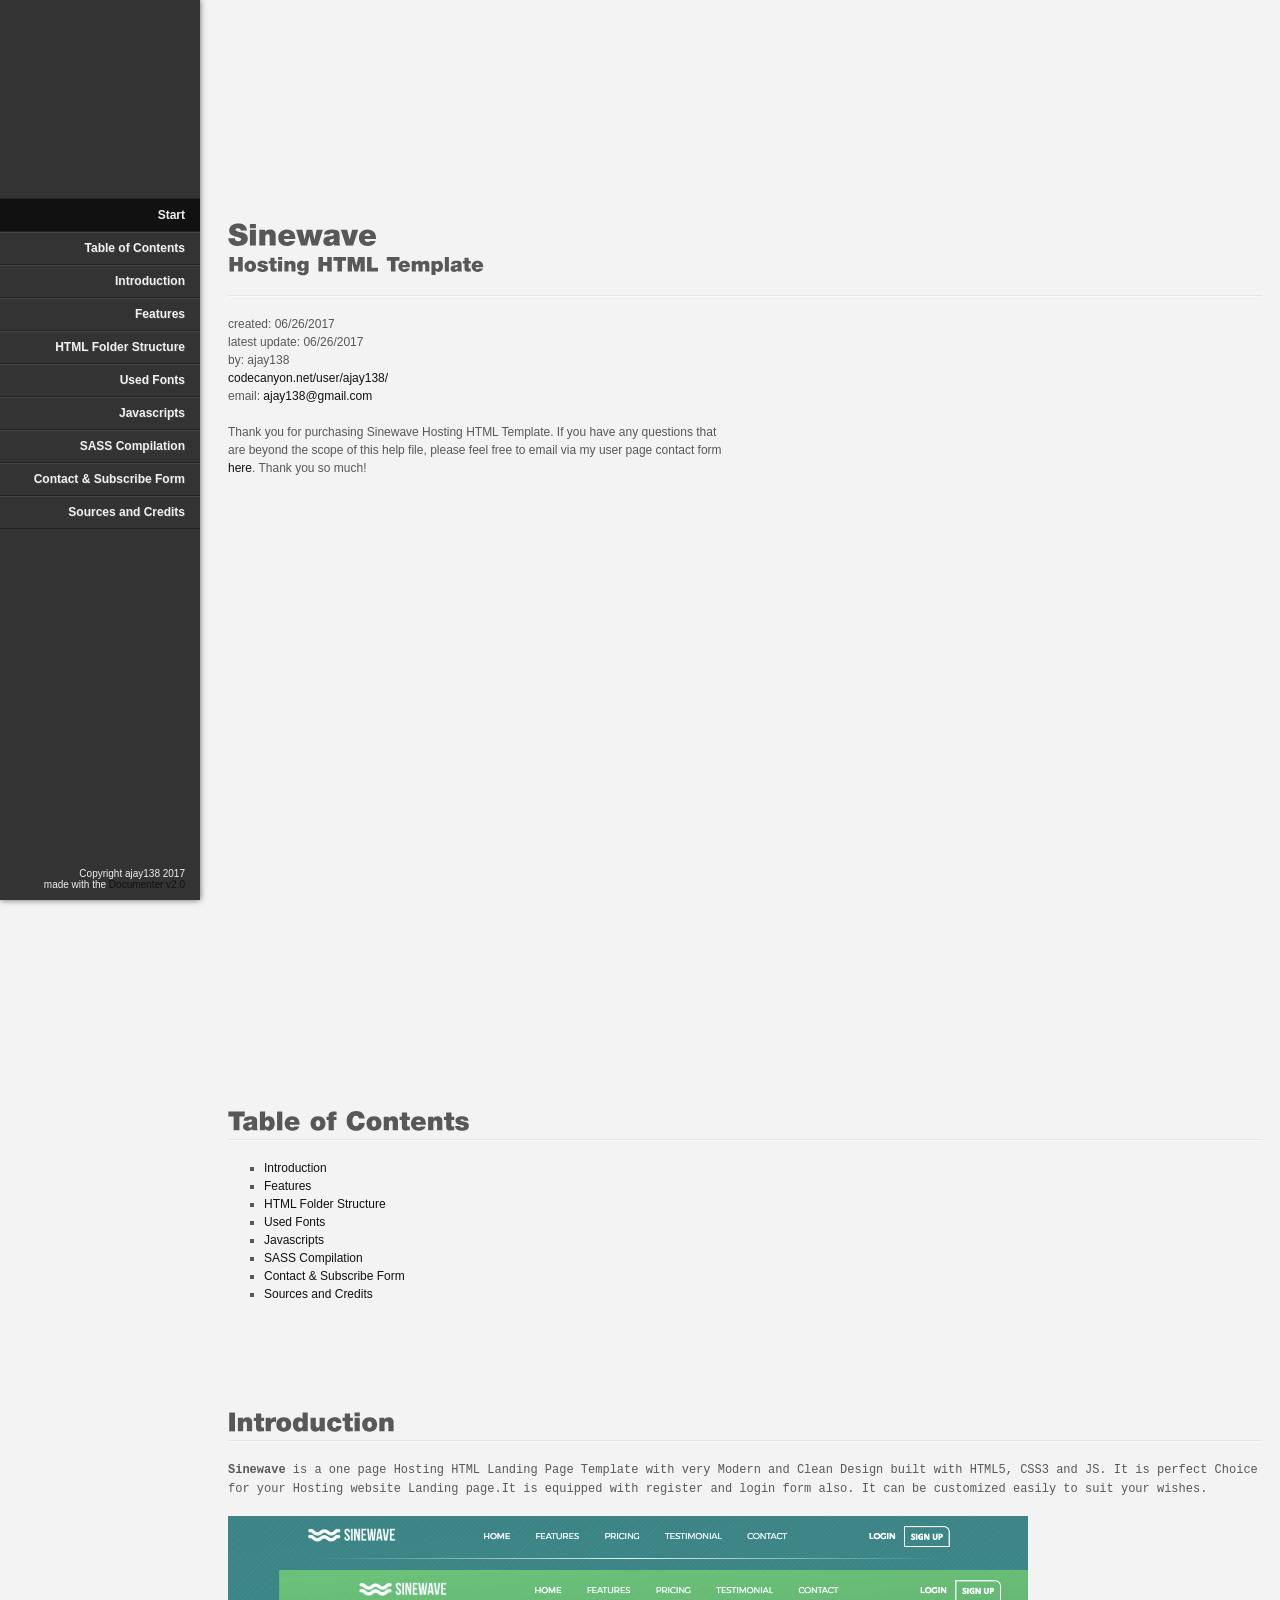
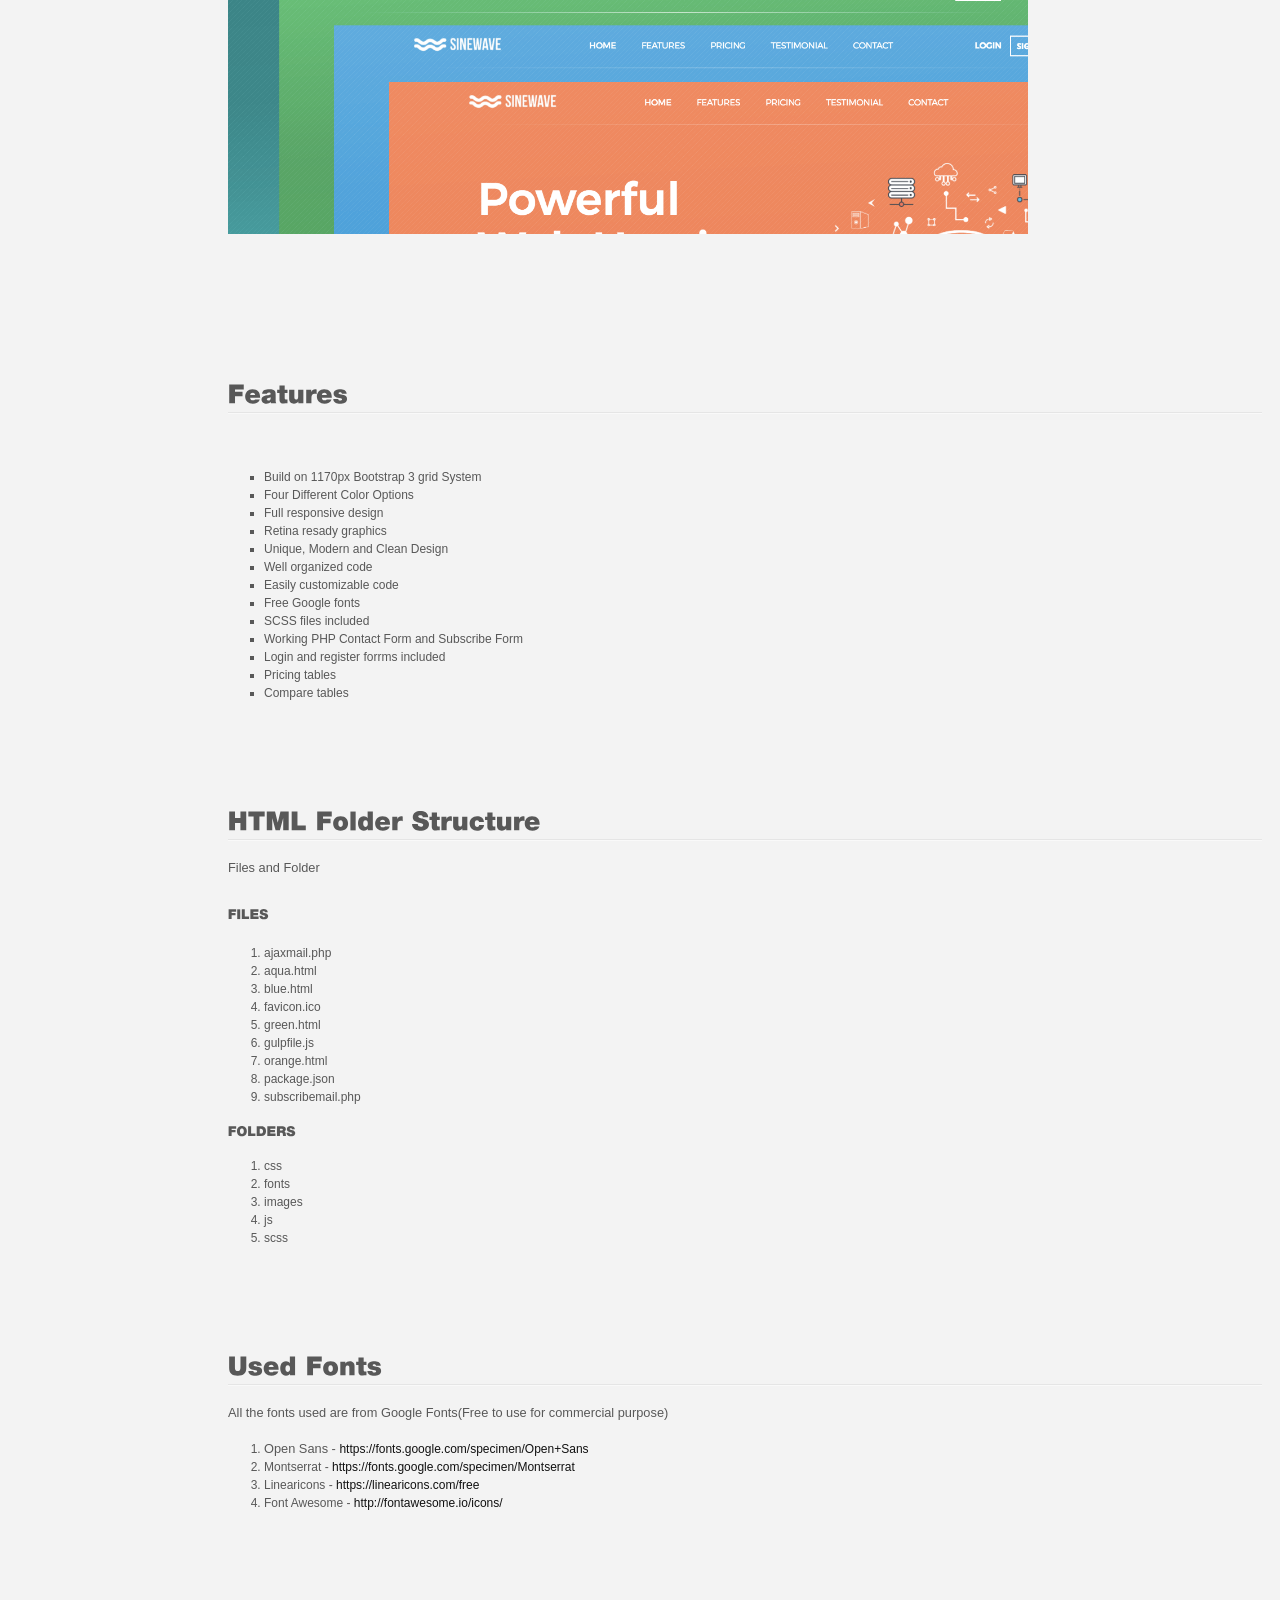
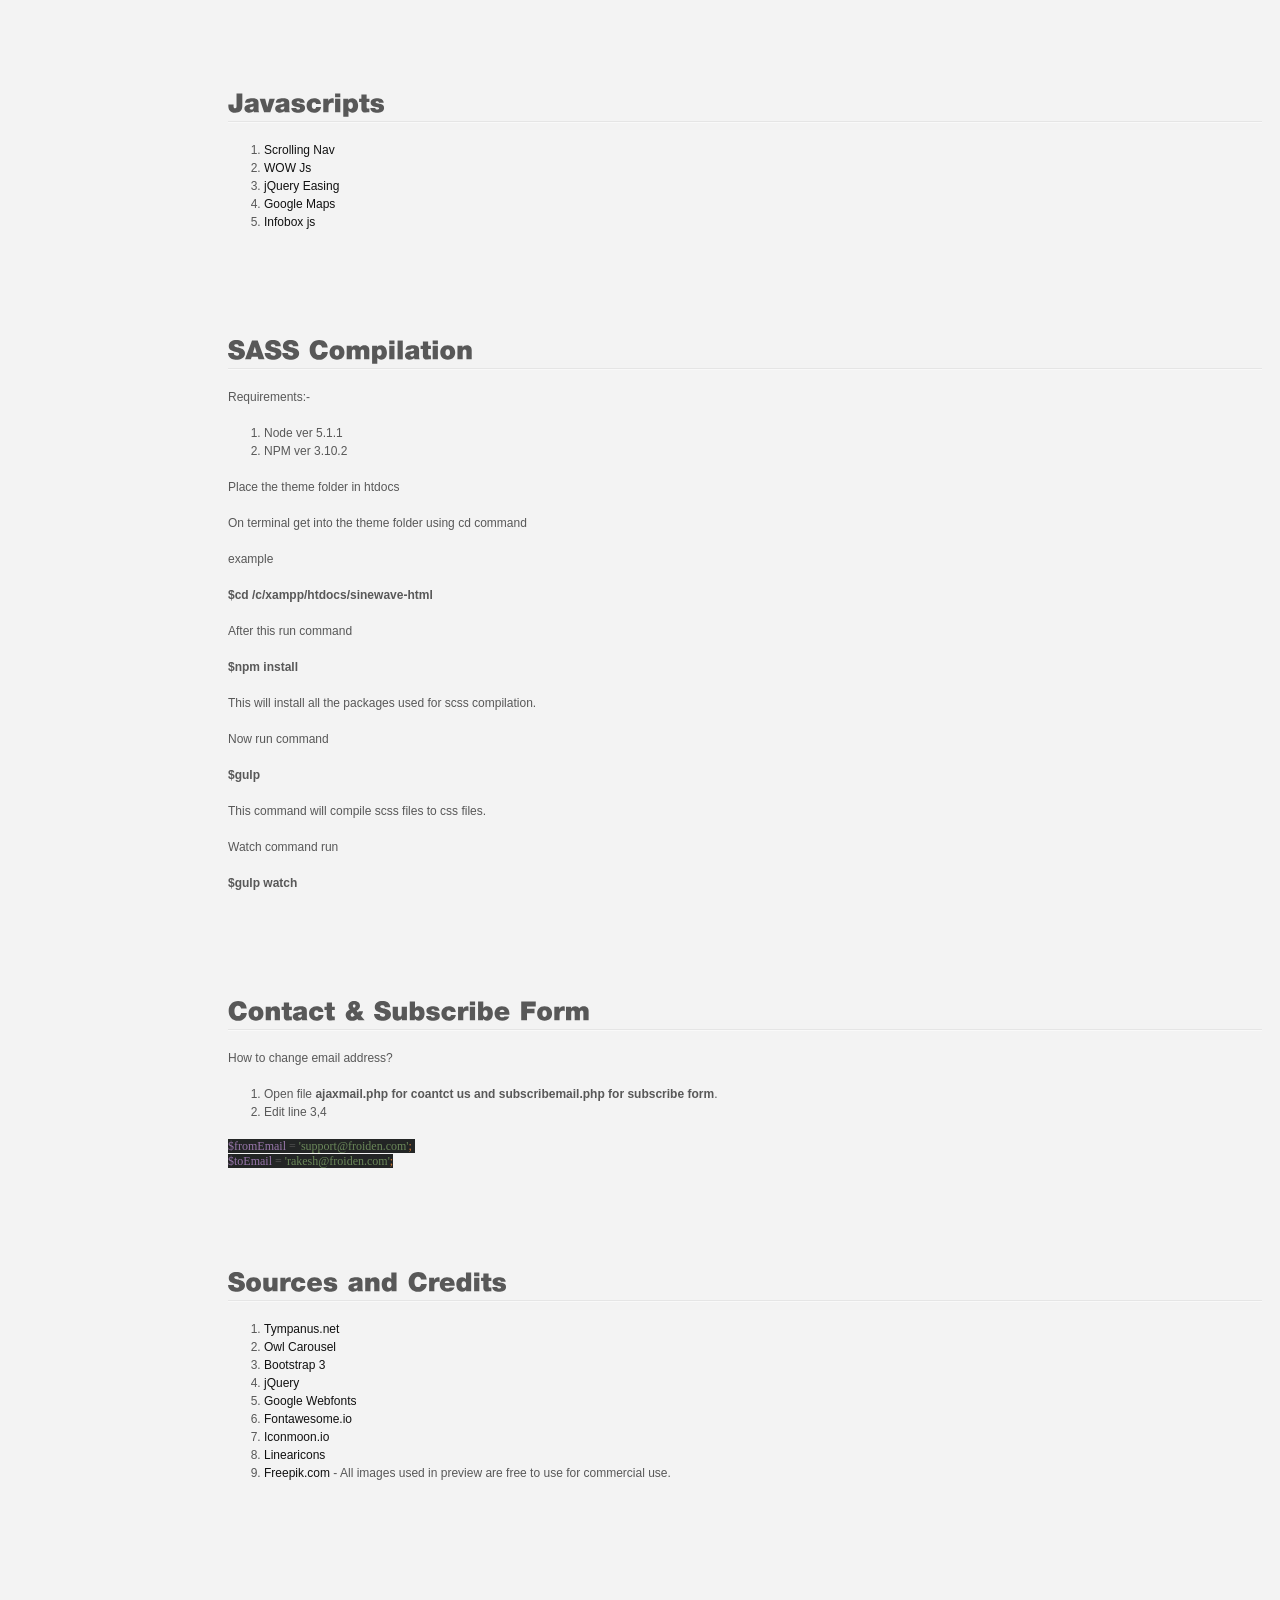
<file: documentation/index.html>
<!doctype html>  
<!--[if IE 6 ]><html lang="en-us" class="ie6"> <![endif]-->
<!--[if IE 7 ]><html lang="en-us" class="ie7"> <![endif]-->
<!--[if IE 8 ]><html lang="en-us" class="ie8"> <![endif]-->
<!--[if (gt IE 7)|!(IE)]><!-->
<html lang="en-us"><!--<![endif]-->
<head>
	<meta charset="utf-8">
	
	<title>Sinewave - Hosting HTML Template</title>
	
	<meta name="description" content="">
	<meta name="author" content="ajay138">
	<meta name="copyright" content="ajay138">
	<meta name="generator" content="Documenter v2.0 http://rxa.li/documenter">
	<meta name="date" content="2017-06-26T00:00:00+02:00">
	
	<link rel="stylesheet" href="assets/css/documenter_style.css" media="all">
	
	<link rel="stylesheet" href="assets/css/custom.css" media="screen">

	
	<script src="assets/js/jquery.js"></script>
	<script src="assets/js/cufon.js"></script><script src="assets/js/font.js"></script><script>Cufon.replace("h1, h2, h3, h4, h5, h6");</script>
	<script src="assets/js/jquery.scrollTo.js"></script>
	<script src="assets/js/jquery.easing.js"></script>
	
	<script>document.createElement('section');var duration='450',easing='easeOutExpo';</script>
	<script src="assets/js/script.js"></script>
	
	<style>
		html{background-color:#F3F3F3;color:#585858;}
		::-moz-selection{background:#111111;color:#F1F1F1;}
		::selection{background:#111111;color:#F1F1F1;}
		#documenter_sidebar #documenter_logo{background-image:url(http://froid.works/themeforest/sinewave/resource/images/sinewave-logo.svg);}
		a{color:#111111;}
		.btn {
			border-radius:3px;
		}
		.btn-primary {
			  background-image: -moz-linear-gradient(top, #585858, #3B3B3B);
			  background-image: -ms-linear-gradient(top, #585858, #3B3B3B);
			  background-image: -webkit-gradient(linear, 0 0, 0 585858%, from(#333333), to(#3B3B3B));
			  background-image: -webkit-linear-gradient(top, #585858, #3B3B3B);
			  background-image: -o-linear-gradient(top, #585858, #3B3B3B);
			  background-image: linear-gradient(top, #585858, #3B3B3B);
			  filter: progid:DXImageTransform.Microsoft.gradient(startColorstr='#585858', endColorstr='#3B3B3B', GradientType=0);
			  border-color: #3B3B3B #3B3B3B #bfbfbf;
			  color:#F9F9F9;
		}
		.btn-primary:hover,
		.btn-primary:active,
		.btn-primary.active,
		.btn-primary.disabled,
		.btn-primary[disabled] {
		  border-color: #585858 #585858 #bfbfbf;
		  background-color: #3B3B3B;
		}
		hr{border-top:1px solid #E5E5E5;border-bottom:1px solid #F9F9F9;}
		#documenter_sidebar, #documenter_sidebar ul a{background-color:#333333;color:#F1F1F1;http://static.revaxarts-themes.com/noise.gif}
		#documenter_sidebar ul a{-webkit-text-shadow:1px 1px 0px #444444;-moz-text-shadow:1px 1px 0px #444444;text-shadow:1px 1px 0px #444444;}
		#documenter_sidebar ul{border-top:1px solid #222222;}
		#documenter_sidebar ul a{border-top:1px solid #444444;border-bottom:1px solid #222222;color:#F1F1F1;}
		#documenter_sidebar ul a:hover{background:#111111;color:#F1F1F1;border-top:1px solid #111111;}
		#documenter_sidebar ul a.current{background:#111111;color:#F1F1F1;border-top:1px solid #111111;}
		#documenter_copyright{display:block !important;visibility:visible !important;}
	</style>
	
</head>
<body class="documenter-project-sinewave">
	<div id="documenter_sidebar">
		<a href="#documenter_cover" id="documenter_logo"></a>
		<ul id="documenter_nav">
			<li><a class="current" href="#documenter_cover">Start</a></li>
				
			<li><a href="#table_of_contents" title="Table of Contents">Table of Contents</a></li>
			<li><a href="#introduction" title="Introduction">Introduction</a></li>
			<li><a href="#features" title="Features">Features</a></li>
			<li><a href="#html_folder_structure" title="HTML Folder Structure">HTML Folder Structure</a></li>
			<li><a href="#used_fonts" title="Used Fonts">Used Fonts</a></li>
			<li><a href="#javascripts" title="Javascripts">Javascripts</a></li>
			<li><a href="#sass_compilation" title="SASS Compilation">SASS Compilation</a></li>
			<li><a href="#contact_subscribe_form" title="Contact & Subscribe Form">Contact & Subscribe Form</a></li>
			<li><a href="#sources_and_credits" title="Sources and Credits">Sources and Credits</a></li>

		</ul>
		<div id="documenter_copyright">Copyright ajay138 2017<br>
		made with the <a href="http://rxa.li/documenter">Documenter v2.0</a> 
		</div>
	</div>
	<div id="documenter_content">
	<section id="documenter_cover">
	<h1>Sinewave</h1>
	<h2>Hosting HTML Template</h2>
	<div id="documenter_buttons">
		
	</div>
	<hr>
	<ul>
	<li>created: 06/26/2017</li>
	<li>latest update: 06/26/2017</li>
	<li>by: ajay138</li>
	<li><a href="http://codecanyon.net/user/ajay138/">codecanyon.net/user/ajay138/</a></li>
	<li>email: <a href="mailto:&#97;&#106;&#97;&#121;&#49;&#51;&#56;&#64;&#103;&#109;&#97;&#105;&#108;&#46;&#99;&#111;&#109;">&#97;&#106;&#97;&#121;&#49;&#51;&#56;&#64;&#103;&#109;&#97;&#105;&#108;&#46;&#99;&#111;&#109;</a></li>
	</ul>
	<p>Thank you for purchasing Sinewave Hosting HTML Template. If you have any questions that are beyond the scope of this help file, please feel free to email via my user page contact form <a href="http://codecanyon.net/user/ajay138/">here</a>. Thank you so much!</p>
	</section>
	
	<section id="table_of_contents">
	<div class="page-header"><h3>Table of Contents</h3><hr class="notop"></div>
<ul>
	<li>
		<a href="#intro">Introduction</a></li>
	<li>
		<a href="#">Features</a></li>
	<li>
		<a href="#htmlfolder">HTML Folder Structure</a></li>
	<li>
		<a href="#fonts">Used Fonts</a></li>
	<li>
		<a href="#javascript">Javascripts</a></li>
	<li>
		<a href="#">SASS Compilation</a></li>
	<li>
		<a href="#">Contact &amp; Subscribe Form</a></li>
	<li>
		<a href="#">Sources and Credits</a></li>
</ul>
</section>
<section id="introduction">
	<div class="page-header"><h3>Introduction</h3><hr class="notop"></div>
<p>
	<span style="font-family: Consolas, &quot;Lucida Console&quot;, &quot;Courier New&quot;, monospace; white-space: pre-wrap;"><strong>Sinewave</strong> is a one page Hosting HTML Landing Page Template with very Modern and Clean Design built with HTML5, CSS3 </span><span style="font-family: Consolas, &quot;Lucida Console&quot;, &quot;Courier New&quot;, monospace; white-space: pre-wrap;">and </span><span style="font-family: Consolas, &quot;Lucida Console&quot;, &quot;Courier New&quot;, monospace; white-space: pre-wrap;">JS. It is perfect Choice for your Hosting website Landing page.It is equipped with register and login form also. It can be customized easily to suit your wishes.</span></p>
<p>
	<img alt="" src="assets/images/image_1.png" style="height: 318px; width: 800px;"></p>
<p>
	&nbsp;</p>
</section>
<section id="features">
	<div class="page-header"><h3>Features</h3><hr class="notop"></div>
<p>
	&nbsp;</p>
<ul>
	<li>
		Build on 1170px Bootstrap 3 grid System</li>
	<li>
		Four Different Color Options</li>
	<li>
		Full responsive design</li>
	<li>
		Retina resady graphics</li>
	<li>
		Unique, Modern and Clean Design</li>
	<li>
		Well organized code</li>
	<li>
		Easily customizable code</li>
	<li>
		Free Google fonts</li>
	<li>
		SCSS files included</li>
	<li>
		Working PHP Contact Form and Subscribe Form</li>
	<li>
		Login and register forrms included</li>
	<li>
		Pricing tables</li>
	<li>
		Compare tables</li>
</ul>
</section>
<section id="html_folder_structure">
	<div class="page-header"><h3>HTML Folder Structure</h3><hr class="notop"></div>
<p>
	<span style="font-family: &quot;Helvetica Neue&quot;, Arial, Helvetica, sans-serif; font-size: 12.8px;">Files and Folder</span></p>
<h3>
	<strong><span style="font-family: &quot;Helvetica Neue&quot;, Arial, Helvetica, sans-serif; font-size: 12.8px;">FILES</span></strong></h3>
<ol>
	<li>
		ajaxmail.php</li>
	<li>
		aqua.html</li>
	<li>
		blue.html</li>
	<li>
		favicon.ico</li>
	<li>
		green.html</li>
	<li>
		gulpfile.js</li>
	<li>
		orange.html</li>
	<li>
		package.json</li>
	<li>
		subscribemail.php</li>
</ol>
<h3 style="margin: 0px; padding: 0px; border: 0px; font-weight: inherit; font-style: inherit; font-size: 12.8px; font-family: inherit; vertical-align: baseline;">
	<strong>FOLDERS</strong></h3>
<ol>
	<li>
		css</li>
	<li>
		fonts</li>
	<li>
		images</li>
	<li>
		js</li>
	<li>
		scss</li>
</ol>
</section>
<section id="used_fonts">
	<div class="page-header"><h3>Used Fonts</h3><hr class="notop"></div>
<p>
	<font face="Helvetica Neue, Arial, Helvetica, sans-serif"><span style="font-size: 12.8px;">All the fonts used are from Google Fonts(Free to use for commercial purpose)</span></font></p>
<ol>
	<li>
		<font face="Helvetica Neue, Arial, Helvetica, sans-serif"><span style="font-size: 12.8px;">Open Sans -&nbsp;</span></font><a href="https://fonts.google.com/specimen/Open+Sans">https://fonts.google.com/specimen/Open+Sans</a></li>
	<li>
		Montserrat -&nbsp;<a href="https://fonts.google.com/specimen/Montserrat">https://fonts.google.com/specimen/Montserrat</a></li>
	<li>
		Linearicons -&nbsp;<a href="https://linearicons.com/free">https://linearicons.com/free</a></li>
	<li>
		Font Awesome -&nbsp;<a href="http://fontawesome.io/icons/">http://fontawesome.io/icons/</a></li>
</ol>
<p>
	&nbsp;</p>
<p>
	&nbsp;</p>
</section>
<section id="javascripts">
	<div class="page-header"><h3>Javascripts</h3><hr class="notop"></div>
<ol>
	<li>
		<a href="https://startbootstrap.com/template-overviews/scrolling-nav/">Scrolling Nav</a></li>
	<li>
		<a href="http://mynameismatthieu.com/WOW/docs.html">WOW Js</a></li>
	<li>
		<a href="http://gsgd.co.uk/sandbox/jquery/easing/">jQuery Easing</a></li>
	<li>
		<a href="http://maps.google.com">Google Maps</a></li>
	<li>
		<a href="https://github.com/googlemaps/v3-utility-library/tree/master/infobox/src">Infobox js</a></li>
</ol>
</section>
<section id="sass_compilation">
	<div class="page-header"><h3>SASS Compilation</h3><hr class="notop"></div>
<p>
	Requirements:-</p>
<ol>
	<li>
		Node ver 5.1.1</li>
	<li>
		NPM ver 3.10.2</li>
</ol>
<p>
	Place the theme folder in htdocs</p>
<p>
	On terminal get into the theme folder using cd command</p>
<p>
	example</p>
<p>
	<strong>$cd /c/xampp/htdocs/sinewave-html</strong></p>
<p>
	After this run command</p>
<p>
	<strong>$npm install</strong></p>
<p>
	This will install all the packages used for scss compilation.</p>
<p>
	Now run command</p>
<p>
	<strong>$gulp</strong></p>
<p>
	This command will compile scss files to css files.</p>
<p>
	Watch command run</p>
<p>
	<strong>$gulp watch</strong></p>
</section>
<section id="contact_subscribe_form">
	<div class="page-header"><h3>Contact & Subscribe Form</h3><hr class="notop"></div>
<p>
	How to change email address?</p>
<ol>
	<li>
		Open file <b>ajaxmail.php for coantct us and subscribemail.php for subscribe form</b>.</li>
	<li>
		Edit line 3,4</li>
</ol>
<pre style="background-color:#2b2b2b;color:#a9b7c6;font-family:'Courier New';font-size:9.0pt;">
</pre>
<pre style="font-family: Menlo; font-size: 9pt;">
<span style="color:#9876aa;background-color:#232525;">$fromEmail </span><span style="background-color:#232525;">= </span><span style="color:#6a8759;background-color:#232525;">&#39;&#115;&#117;&#112;&#112;&#111;&#114;&#116;&#64;&#102;&#114;&#111;&#105;&#100;&#101;&#110;&#46;&#99;&#111;&#109;&#39;</span><span style="color:#cc7832;background-color:#232525;">; 
</span><span style="color:#9876aa;background-color:#232525;">$toEmail </span><span style="background-color:#232525;">= </span><span style="color:#6a8759;background-color:#232525;">&#39;&#114;&#97;&#107;&#101;&#115;&#104;&#64;&#102;&#114;&#111;&#105;&#100;&#101;&#110;&#46;&#99;&#111;&#109;&#39;</span><span style="color:#cc7832;background-color:#232525;">;</span></pre>
</section>
<section id="sources_and_credits">
	<div class="page-header"><h3>Sources and Credits</h3><hr class="notop"></div>
<ol>
	<li>
		<a href="https://tympanus.net/Development/TextInputEffects/">Tympanus.net</a></li>
	<li>
		<a href="https://owlcarousel2.github.io/OwlCarousel2/">Owl Carousel</a></li>
	<li>
		<a href="https://getbootstrap.com/">Bootstrap 3</a></li>
	<li>
		<a href="http://jquery.com/">jQuery</a></li>
	<li>
		<a href="http://fonts.google.com/">Google Webfonts</a></li>
	<li>
		<a href="http://fontawesome.io">Fontawesome.io</a></li>
	<li>
		<a href="http://iconmoon.io">Iconmoon.io</a></li>
	<li>
		<a href="https://linearicons.com/free">Linearicons</a></li>
	<li>
		<a href="http://www.freepik.com">Freepik.com</a>&nbsp;- All images used in preview are free to use for commercial use.</li>
</ol>
</section>

	</div>
</body>
</html>
</file>
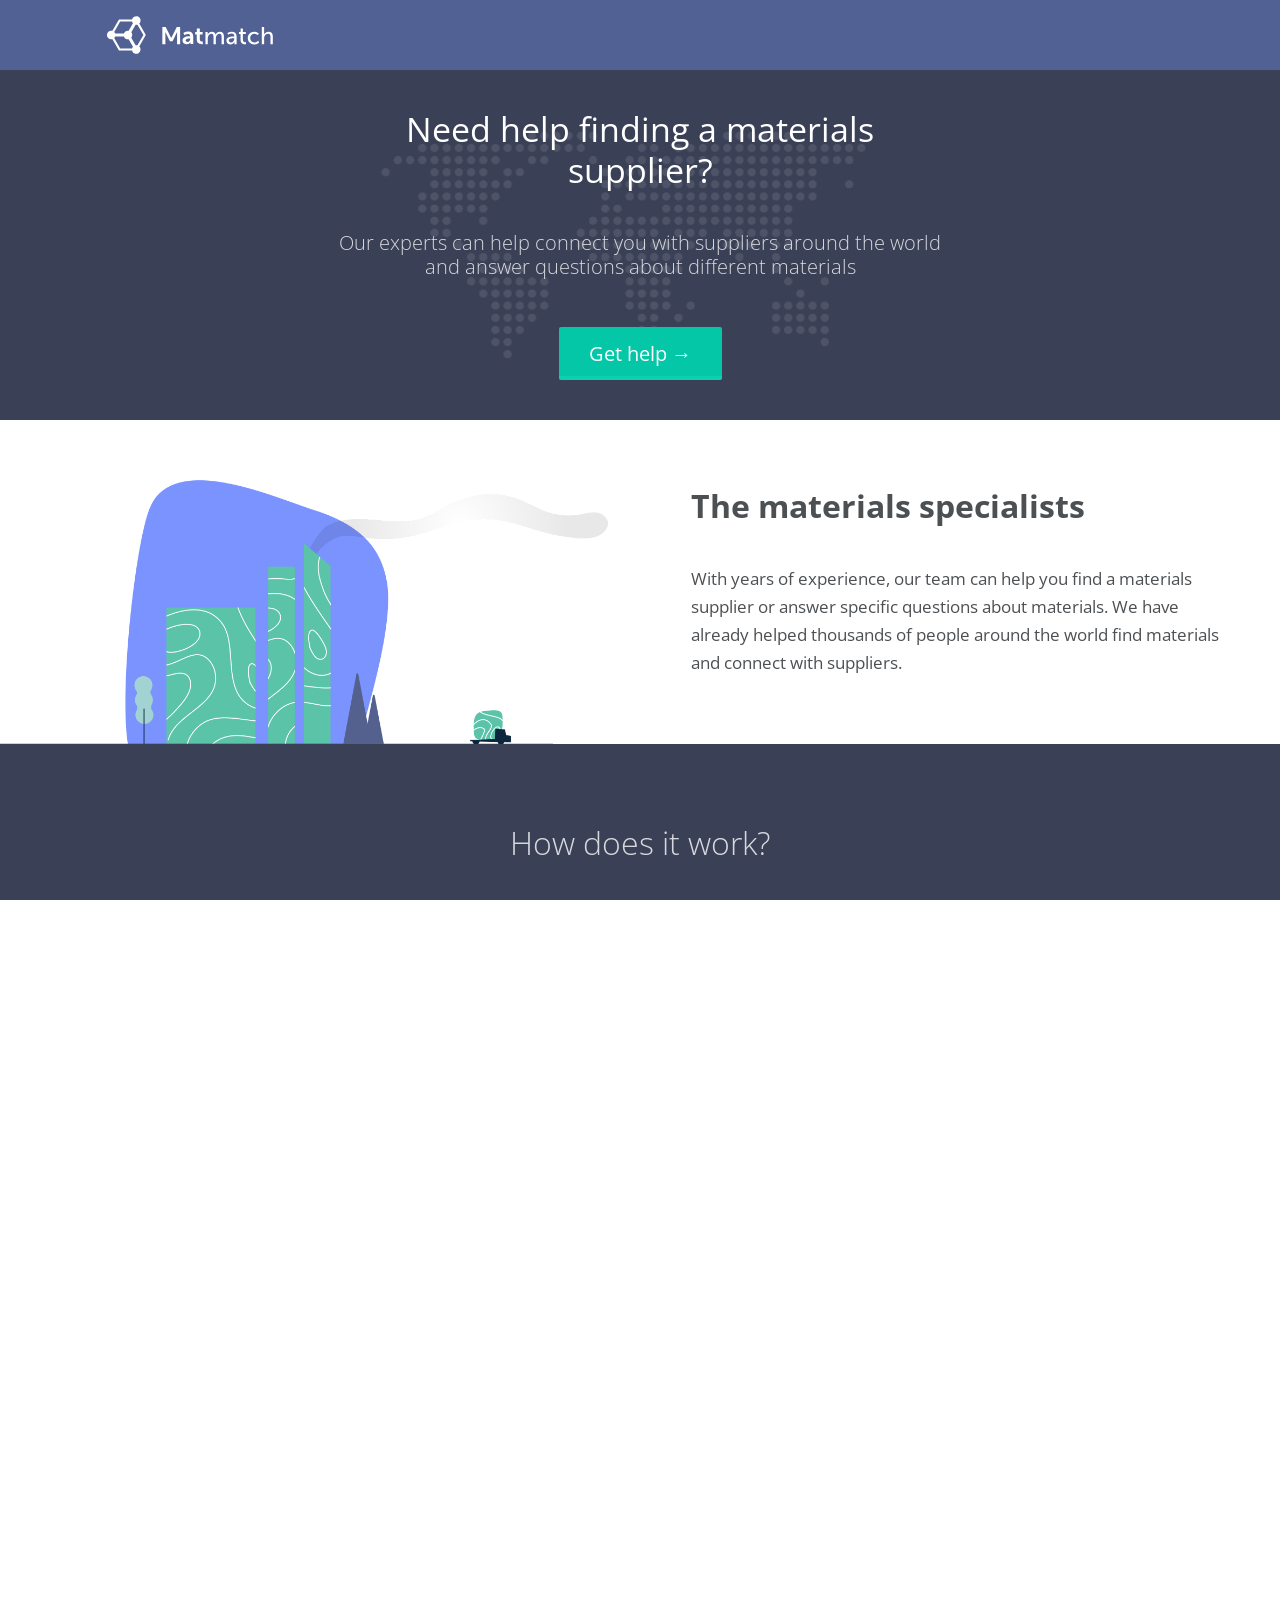
<file: paidv2/index.html>
<!DOCTYPE html>
<html lang="en">

<head>

    <meta charset="utf-8">

    <title>Get Help Finding a Materials Supplier - Matmatch</title>
    <meta name="description" content="">
    <link href="https://fonts.googleapis.com/css?family=Open+Sans:300,400,700" rel="stylesheet">
    <meta name="viewport" content="width=device-width, initial-scale=1, maximum-scale=1">
    <link rel="shortcut icon" href="img/favicon.png" type="image/x-icon">
    <style>
        body {
            opacity: 0;
            overflow-x: hidden;
        }

        html {
            background-color: #fff;
        }
    </style>
    <link rel="stylesheet" href="https://cdnjs.cloudflare.com/ajax/libs/OwlCarousel2/2.3.4/assets/owl.carousel.min.css">
    <link rel="stylesheet" href="https://cdnjs.cloudflare.com/ajax/libs/OwlCarousel2/2.3.4/assets/owl.theme.default.min.css">
    <script src="https://code.jquery.com/jquery-3.3.1.slim.min.js" integrity="sha256-3edrmyuQ0w65f8gfBsqowzjJe2iM6n0nKciPUp8y+7E=" crossorigin="anonymous"></script>
    <link href="https://stackpath.bootstrapcdn.com/bootstrap/4.2.1/css/bootstrap.min.css" rel="stylesheet" integrity="sha384-GJzZqFGwb1QTTN6wy59ffF1BuGJpLSa9DkKMp0DgiMDm4iYMj70gZWKYbI706tWS" crossorigin="anonymous">
    <script src="https://stackpath.bootstrapcdn.com/bootstrap/4.2.1/js/bootstrap.min.js" integrity="sha384-B0UglyR+jN6CkvvICOB2joaf5I4l3gm9GU6Hc1og6Ls7i6U/mkkaduKaBhlAXv9k" crossorigin="anonymous"></script>
    <link href="https://maxcdn.bootstrapcdn.com/font-awesome/4.7.0/css/font-awesome.min.css" rel="stylesheet">
    <link rel="stylesheet" href="css/main.min.css">
    <script src="js/scripts.min.js"></script>
    <script src="https://cdnjs.cloudflare.com/ajax/libs/OwlCarousel2/2.3.4/owl.carousel.min.js"></script>
    <script src="libs/selectize/dist/js/standalone/selectize.min.js"></script>
    <script src="js/common.js"></script>

    <meta property="og:image" content="https://matmatch.com/blog/lpassets2/img/supplier.png" />
    <meta property="og:type" content="website" />
    <meta property="og:title" content="Get Help Finding a Materials Supplier  - Matmatch" />
    <meta property="og:description" content="With years of experience, our team can help you find a materials supplier or answer specific questions about materials. We have already helped thousands of people around the world find materials and connect with suppliers." />

    <!-- Global site tag (gtag.js) - Google Analytics -->
    <script async src="https://www.googletagmanager.com/gtag/js?id=UA-85033665-5"></script>
    <script>
        window.dataLayer = window.dataLayer || [];

        function gtag() {
            dataLayer.push(arguments);
        }
        gtag('js', new Date());
        gtag('config', 'UA-85033665-5');
    </script>

    <!-- Google Tag Manager -->
    <script>
        (function(w, d, s, l, i) {
            w[l] = w[l] || [];
            w[l].push({
                'gtm.start': new Date().getTime(),
                event: 'gtm.js'
            });
            var f = d.getElementsByTagName(s)[0],
                j = d.createElement(s),
                dl = l != 'dataLayer' ? '&l=' + l : '';
            j.async = true;
            j.src =
                'https://www.googletagmanager.com/gtm.js?id=' + i + dl;
            f.parentNode.insertBefore(j, f);
        })(window, document, 'script', 'dataLayer', 'GTM-PV6RPFJ');
    </script>
    <!-- End Google Tag Manager -->

    <!-- Google Tag Manager (noscript) -->
    <noscript>
        <iframe src="https://www.googletagmanager.com/ns.html?id=GTM-PV6RPFJ" height="0" width="0" style="display:none;visibility:hidden"></iframe>
    </noscript>
    <!-- End Google Tag Manager (noscript) -->

    <!-- Hotjar Tracking Code for https://matmatch.com/ -->
    <script>
        (function(h, o, t, j, a, r) {
            h.hj = h.hj || function() {
                (h.hj.q = h.hj.q || []).push(arguments)
            };
            h._hjSettings = {
                hjid: 724187,
                hjsv: 6
            };
            a = o.getElementsByTagName('head')[0];
            r = o.createElement('script');
            r.async = 1;
            r.src = t + h._hjSettings.hjid + j + h._hjSettings.hjsv;
            a.appendChild(r);
        })(window, document, 'https://static.hotjar.com/c/hotjar-', '.js?sv=');
    </script>

    <script>
        window.intercomSettings = {
            app_id: "dtn6xl4q"
        };
    </script>
    <script>
        (function() {
            var w = window;
            var ic = w.Intercom;
            if (typeof ic === "function") {
                ic('reattach_activator');
                ic('update', w.intercomSettings);
            } else {
                var d = document;
                var i = function() {
                    i.c(arguments);
                };
                i.q = [];
                i.c = function(args) {
                    i.q.push(args);
                };
                w.Intercom = i;
                var l = function() {
                    var s = d.createElement('script');
                    s.type = 'text/javascript';
                    s.async = true;
                    s.src = 'https://widget.intercom.io/widget/dtn6xl4q';
                    var x = d.getElementsByTagName('script')[0];
                    x.parentNode.insertBefore(s, x);
                };
                if (w.attachEvent) {
                    w.attachEvent('onload', l);
                } else {
                    w.addEventListener('load', l, false);
                }
            }
        })();
    </script>

</head>



<body>
    <div class="top-header">
        <div class="logo"><img src="img/matmatch_logo_white.svg" alt="Matmatch"></div>
    </div>

    <!--Section 1a start-->
    <div class="main-header">
        <div class="header-content container col-md-6">
            <h1>Need help finding a materials supplier?</h1>
            <h2 style="font-size: 20px;">Our experts can help connect you with suppliers around the world and answer questions about different materials</h2>
            <a href="https://matmatch.com/request-form?target-url=http://matmatch.com&form=formMaterialRequestStep1" class="button"  id="btn_1" onclick="gtag('event', 'btn_sup_free', {'event_category': 'paid-test'})">Get help &rarr;</a>
        </div>
    </div>

    <section class="showandtext">
        <div class="first-showandtext">
            <img src="img/supplier.png" alt="#" style="margin:auto;">
            <div class="first-showandtext-content">
                <h2>The materials specialists</h2>
                <p style="padding-bottom: 40px;">With years of experience, our team can help you find a materials supplier or answer specific questions about materials. We have already helped thousands of people around the world find materials and connect with suppliers.</p>
            </div>
        </div>
    </section>

    <!--Section 1a end-->

    <!--Section-painpoints start-->
    <section class="painpoints" style="margin-bottom: 0;padding: 40px 0 40px 0;">
        <h2>How does it work?</h2>
        <div class="section-painpoints">
            <div class="first-painpoints">
                <img src="img/request.png" alt="Submit request">
                <h2>Submit your request</h2>
                <p>Use our simple form to tell us your requirements.</p>
            </div>
            <div class="second-painpoints">
                <img src="img/work.png" alt="Leave it to us">
                <h2>Leave it with us</h2>
                <p>Our specialists will review and start working on your request.</p>
            </div>
            <div class="there-painpoints">
                <img src="img/match.png" alt="Perfect match">
                <h2>Get answers</h2>
                <p>We'll respond with answers within 3 working days.</p>
            </div>
        </div>
    </section>
    <!--Section-painpoints end-->

    <!--Section-Slide start-->
    <section class="slider" style="background-color: #eef0f0;margin-top: 0;padding-top:40px;">
        <h2>How can we help?</h2>
        <p>Whether you need help finding a supplier or just have some questions about materials, we're here to assist.
        </p>
        <div class="slider-owl owl-carousel owl-loaded owl-drag">

            <div class="owl-stage-outer">
                <div class="owl-stage" style="transform: translate3d(-2880px, 0px, 0px); transition: all 0s ease 0s; width: 10080px;">
                    <div class="owl-item cloned" style="width: 1440px;">
                        <div class="slide">
                            <img class="slide-img" src="img/request-example-1.png" alt="#">
                        </div>
                    </div>
                    <div class="owl-item cloned" style="width: 1440px;">
                        <div class="slide">
                            <img class="slide-img-l" src="img/request-example-2.png" alt="#">
                        </div>
                    </div>
                    <div class="owl-item active" style="width: 1440px;">
                        <div class="slide">
                            <img class="slide-img" src="img/request-example-3.png" alt="#">
                        </div>
                    </div>
                </div>
            </div>
            <div class="owl-nav">
                <button type="button" role="presentation" class="owl-prev"><span aria-label="Previous">‹</span></button>
                <button type="button" role="presentation" class="owl-next"><span aria-label="Next">›</span></button>
            </div>
            <div class="owl-dots">
                <button role="button" class="owl-dot active"><span></span></button>
                <button role="button" class="owl-dot"><span></span></button>
                <button role="button" class="owl-dot"><span></span></button>
            </div>
        </div>

    </section>
    <!--Section-Slide end-->

    <!--Section-FAQ-->

    <div class="content py-5 mb-3" style="padding-bottom: 0 !important;">
        <div class="container">
            <div class="row">
                <div class="col-md-12">
                    <h2>Frequently Asked Questions</h2>
                </div>
            </div>
            <div class="row">
                <div class="col-md-12">
                    <div id="accordion">

                        <div class="card">
                            <a class="card-header collapsed card-link" data-toggle="collapse" href="#collapseOne">1. How much does the service cost?</a>
                            <div id="collapseOne" class="collapse" data-parent="#accordion">
                                <div class="card-body">
                                    We're offering help free of charge for a limited time. All we ask in return is feedback on our services, as it helps us to learn and improve.
                                </div>
                            </div>
                        </div>

                        <div class="card">
                            <a class="card-header collapsed card-link" data-toggle="collapse" href="#collapseTwo">2. Which kind of materials can Matmatch help me with?</a>
                            <div id="collapseTwo" class="collapse" data-parent="#accordion">
                                <div class="card-body">
                                    We manage a database of over 80,000 materials and have specialists in all areas: metals, polymers, glass, composites and ceramics.
                                </div>
                            </div>
                        </div>

                        <div class="card">
                            <a class="card-header collapsed card-link" data-toggle="collapse" href="#collapseThree">3. What exactly can Matmatch do for me?</a>
                            <div id="collapseThree" class="collapse" data-parent="#accordion">
                                <div class="card-body">
                                    We are a team of material specialists that can help you find suppliers, equivalent materials, data on materials, and more. The experience we have gained managing a database of 80,000 materials on matmatch.com has given us a deep understanding of the material world.
                                </div>
                            </div>
                        </div>

                        <div class="card">
                            <a class="card-header collapsed card-link" data-toggle="collapse" href="#collapseFour">4. Is Matmatch a marketplace?</a>
                            <div id="collapseFour" class="collapse" data-parent="#accordion">
                                <div class="card-body">
                                    No; Matmatch is better than a marketplace. We work together with suppliers to find solutions for material buyers and engineers. We don't sell materials but our experts and our internal database can provide you with information on thousands of suppliers worldwide.
                                </div>
                            </div>
                        </div>

                        <div class="card">
                            <a class="card-header collapsed card-link" data-toggle="collapse" href="#collapseFive">5. Where does Matmatch operate?</a>
                            <div id="collapseFive" class="collapse" data-parent="#accordion">
                                <div class="card-body">
                                    We are based in Germany but our network of suppliers extends worldwide. We have helped customers all over the world - from the United States to India, China to the UK, and many more.
                                </div>
                            </div>
                        </div>

                        <div class="card">
                            <a class="card-header collapsed card-link" data-toggle="collapse" href="#collapseSix">6. How much information do I need to provide?</a>
                            <div id="collapseSix" class="collapse" data-parent="#accordion">
                                <div class="card-body">
                                    In general: the more, the better. The more information you give us about your project/application and requirements, the more likely we are to be able to help you in a timely manner.
                                </div>
                            </div>
                        </div>

                    </div>
                </div>

            </div>
        </div>
    </div>
    <!--Section-FAQ end-->

    <!--Final CTA-->

    <section>

        <div class="container ctasec">
            <a href="https://matmatch.com/request-form?target-url=http://matmatch.com&form=formMaterialRequestStep1" class="button" style="margin: 0;margin-top: 115px;"  id="btn_sup_free" onclick="gtag('event', 'btn_sup_free', {'event_category': 'paid-test'})">Get help →</a>
        </div>

    </section>

    <!-- Modal plan1 sup -->
    <div class="modal fade" id="modal_plan1_sup" tabindex="-1" role="dialog" aria-labelledby="exampleModalLabel" aria-hidden="true">
        <div class="modal-dialog form modal-dialog-centered" role="document">
            <div class="modal-content">
              <a data-dismiss="modal" aria-label="Close" style="position: absolute;top: 0;font-size: 22px;z-index: 10000;right: 2%;opacity: 0.5;cursor: pointer;background-color: transparent;padding: 3px;">x</a>

                <div class="popup-body" id="body_sup_1">

                    <!-- <form id="contact-form_sup_free" role="form">

                        <input type="hidden" name="plan" value="free-supplier">

                        <div class="messages"></div>

                        <div class="controls">
                            <div class="row">

                                <div class="col-md-12">
                                    <div class="form-group">
                                        <label for="form_email">Work email *</label>
                                        <input id="form_email1" type="email" name="email" class="form-control" placeholder="Please enter your email address" required="required" data-error="Valid email is required.">
                                        <div class="help-block with-errors"></div>
                                    </div>

                                </div>
                            </div>

                            <div class="row">
                                <div class="col-md-6">
                                    <div class="form-group">
                                        <label for="form_name">Name *</label>
                                        <input id="form_name1" type="text" name="name" class="form-control" placeholder="Please enter your name" required="required" data-error="First name is required.">
                                        <div class="help-block with-errors"></div>
                                    </div>
                                </div>
                                <div class="col-md-6">
                                    <div class="form-group">
                                        <label for="form_jobtitle">Job title *</label>
                                        <input id="form_jobtitle1" type="text" name="Job Title" class="form-control" placeholder="Please enter your job title" required="required" data-error="Valid job title is required.">
                                        <div class="help-block with-errors"></div>
                                    </div>

                                </div>
                            </div>
                            <div class="row">
                                <div class="col-md-6">
                                    <div class="form-group">
                                        <label for="form_company">Organization *</label>
                                        <input id="form_company1" type="text" name="Organization" class="form-control" placeholder="Please enter organization/company" required="required" data-error="Organization name is required.">
                                        <div class="help-block with-errors"></div>
                                    </div>
                                </div>
                                <div class="col-md-6">
                                    <div class="form-group">
                                        <label for="mat_name">Material name *</label>
                                        <input id="mat_name1" name="Material name" class="form-control" placeholder="Please enter the material name" required="required" data-error="Material name is required.">

                                        <div class="help-block with-errors"></div>
                                    </div>
                                </div>
                            </div>
                            <div class="row">

                                <div class="col-md-12">
                                    <div class="form-group">
                                        <label for="form_message">Message *</label>
                                        <textarea id="form_message1" name="message" class="form-control" placeholder="Leave a message - read below what information you need to provide." rows="4" required="required" data-error="Please, leave us a message."></textarea>
                                        <div class="help-block with-errors"></div>
                                    </div>
                                </div>

                                <div class="col-md-12">
                                    <div class="text-above-message form_p" style="margin-bottom: 20px;font-size: x-small;opacity: 0.7;">
                                        <p>In order to find a matching supplier, please specify the material/standard/grade. For even better matching suppliers, please also indicate the form (optional).</p>

                                    </div>
                                </div>

                                <div class="col-md-12">
                                    <div class="form-group">

                                        <input class="formcheck" type="checkbox" name="terms" value="Accept" required="required" data-error="Please accept terms and conditions to proced"> I have read and agreed to the Matmatch <a href="https://matmatch.com/imprint#tnc-buyers" style="display:inline;color:#337ab7;">Terms and Conditions</a> and <a href="https://matmatch.com/imprint#privacy-policy" style="display:inline;color:#337ab7;">Privacy Policy</a>.
																				<div class="help-block with-errors "></div>
																		</div>
																</div>
																<div class="col-md-12">
																		<button class="button" style="width: auto;display: block; padding: 25px;" type="submit" id="btn_sup_free_s">Send Message</button>
																</div>
														</div>
												</div>

										</form> -->
                    <iframe src="https://matmatch.com/external-contact-form-i1" />

				<div id="request_sent_1" style= "display:none;">
						<div class="row request_s">
							<div class="col-md-12 text-center content-req">
                                                                        <img src="img/checkmark.png" alt="Request submitted">
									<h3>Thanks for your request</h3>
									<p>You will receive a confirmation email shortly</p>
							</div>
						</div>
				</div>
			</div>
		</div>
	</div>
</div>

<script>

	var getUrlParameter = function getUrlParameter(sParam) {
var sPageURL = window.location.search.substring(1),
		sURLVariables = sPageURL.split('&'),
		sParameterName,
		i;

for (i = 0; i < sURLVariables.length; i++) {
		sParameterName = sURLVariables[i].split('=');

		if (sParameterName[0] === sParam) {
				return sParameterName[1] === undefined ? true : decodeURIComponent(sParameterName[1]);
		}
}
};

	function sendform(form) {
    form["gaClientId"] = ga.getAll()[0].get('clientId');

if (getUrlParameter("matid")){

  form["materialid"] = getUrlParameter("matid")

  }
  console.log(form)

  var request = $.ajax({
                    url: "https://workersapp.herokuapp.com/request-form",
                    type: "POST",
                    data: form,
                    dataType: "json"
                    });
}

	document.getElementById('btn_sup_free').addEventListener('click', function(e) {
	$('#request_sent_1').attr('style', "display:none;");
	$('#contact-form_sup_free').attr('style', " ");
	$('#contact-form_sup_free')[0].reset();
	})

	$('#contact-form_sup_free').on('submit', function(e) {
	//document.getElementById('btn_sup_free_s').addEventListener('submit', function(e) {
	    gtag('event', 'Send Contact Form', {'event_category': 'Material','event_label': 'paid-free'})
	    e.preventDefault()

	    var formData = $('#contact-form_sup_free').serializeArray().reduce(function(a, x) { a[x.name] = x.value; return a; }, {});
	    formData["previous_url"] = document.referrer
	    sendform(formData)

	    console.log(formData)
	    var style = "width: " + $('#body_sup_1').width().toString() + "px;height:" + $('#body_sup_1').height().toString() + "px;"
	    console.log($('#request_sent_1'))
	    $('#request_sent_1').attr('style', style);
	    $('#contact-form_sup_free').attr('style', "display:none;");
	    localStorage.setItem('email', formData["email"]);

	})

</script>

<div class="footer-bottom ">
      <div class="container ">
        <div class="row ">
          <div class="col-md-12 ">
            <p>© 2019 Matmatch GmbH, All rights reserved.</p>
            <p>Made with <span class="footer-copyright-heart ">♥</span> in Munich!</p>
          </div>
        </div>
      </div>
    </div>

</body>
</html>
</file>
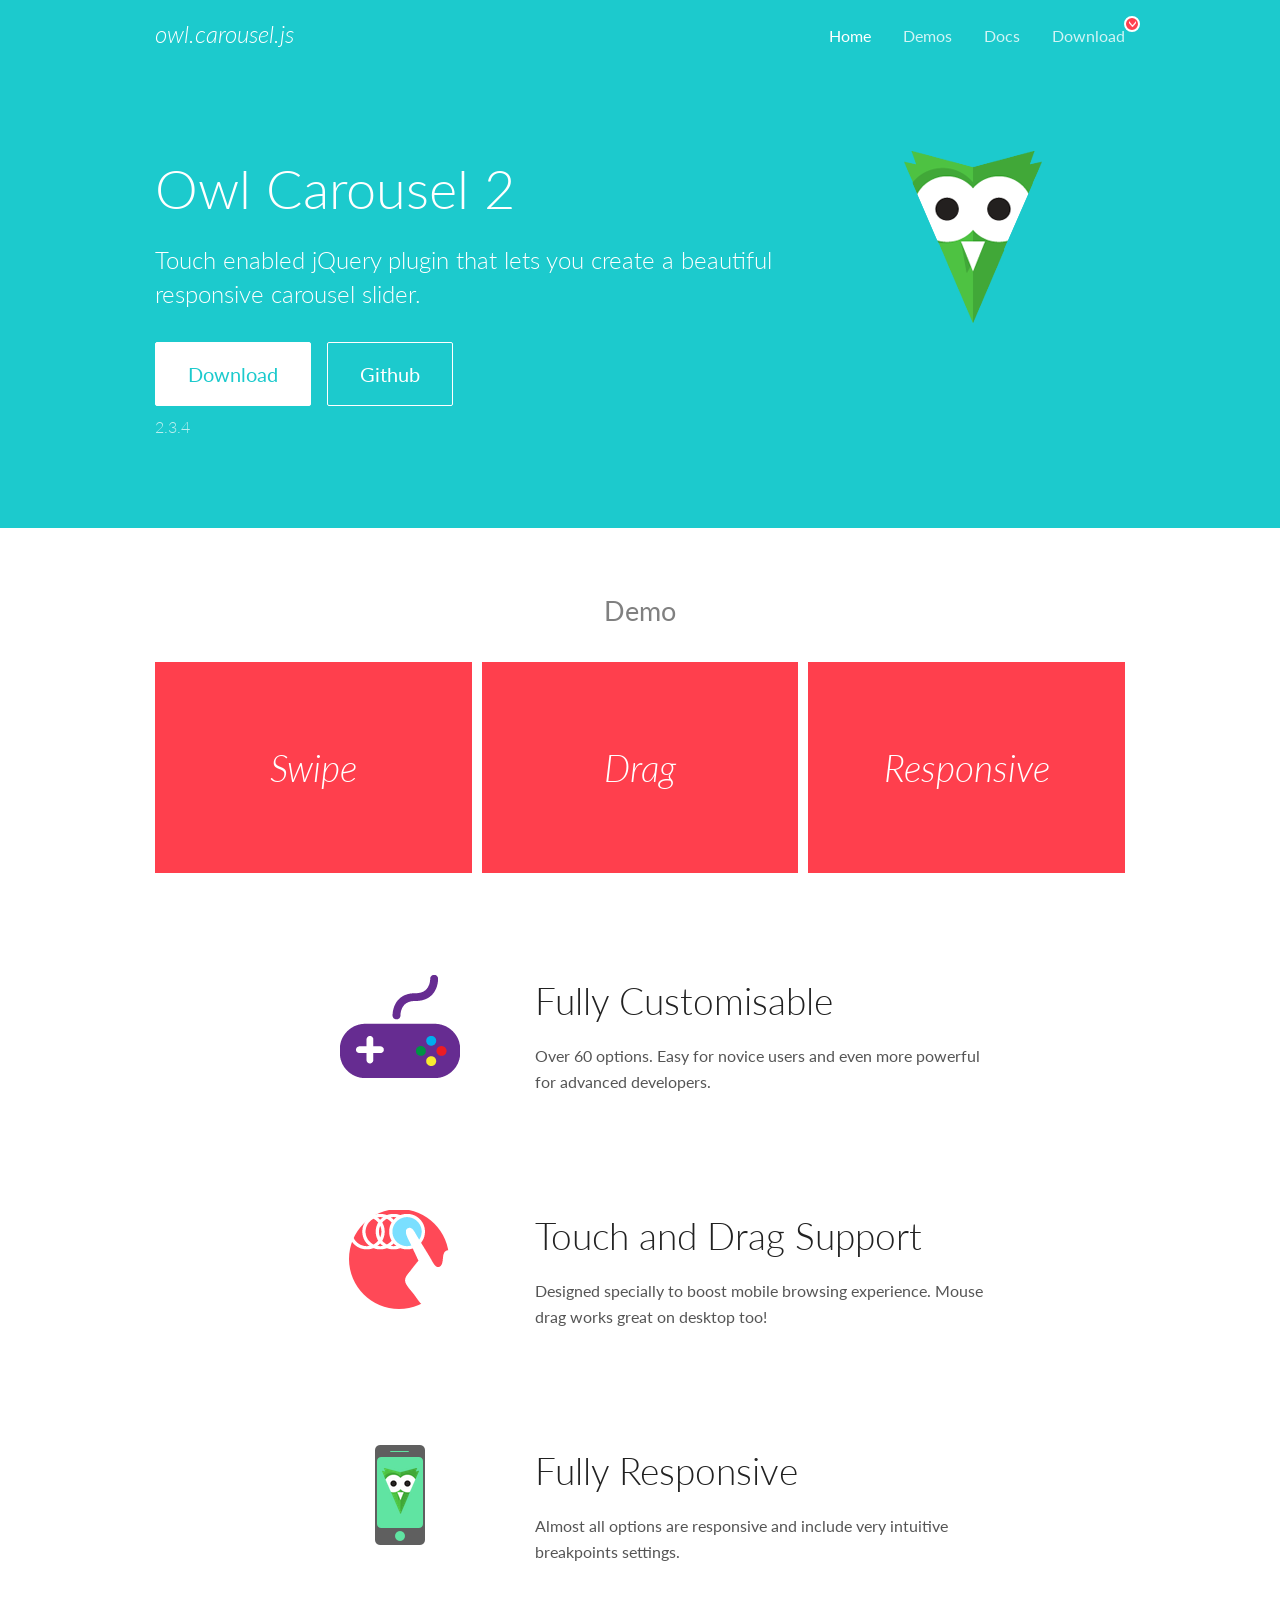
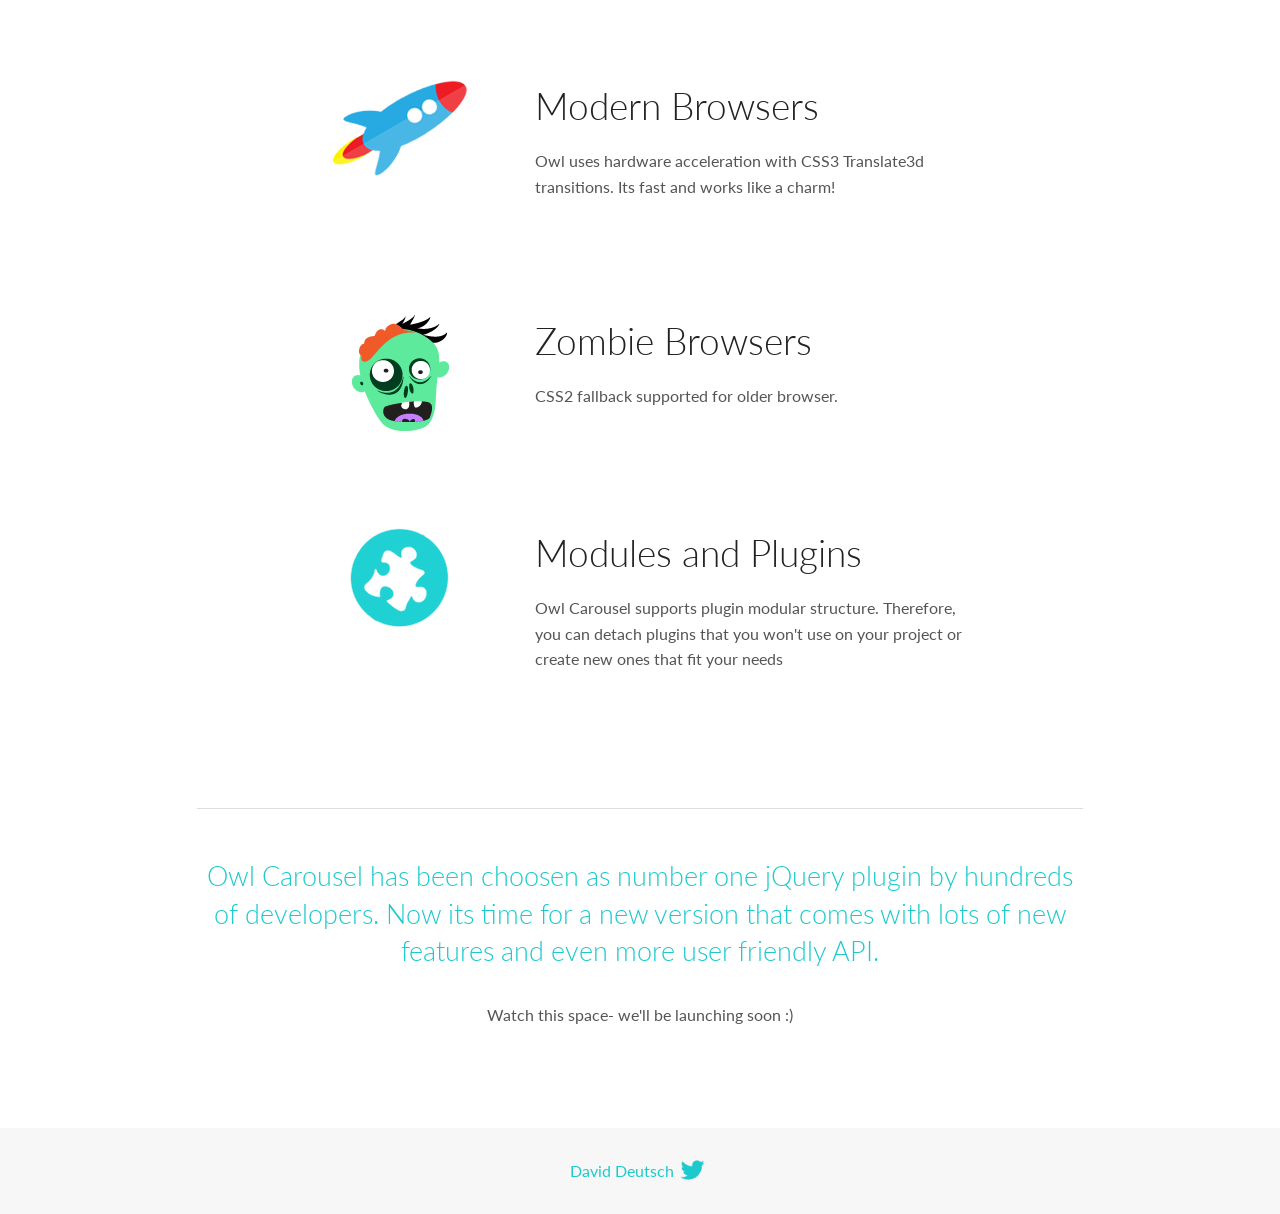
<file: paidv2/libs/OwlCarousel2-2.3.4/docs/index.html>
<!DOCTYPE html>
<html lang="en">
  <head>

    <!-- head -->
    <meta charset="utf-8">
    <meta name="msapplication-tap-highlight" content="no" />
    <meta name="viewport" content="width=device-width, initial-scale=1.0" />
    <meta name="description" content="Touch enabled jQuery plugin that lets you create beautiful responsive carousel slider.">
    <meta name="author" content="David Deutsch">
    <title>
      Home | Owl Carousel | 2.3.4
    </title>

    <!-- Stylesheets -->
    <link href='https://fonts.googleapis.com/css?family=Lato:300,400,700,400italic,300italic' rel='stylesheet' type='text/css'>
    <link rel="stylesheet" href="assets/css/docs.theme.min.css">

    <!-- Owl Stylesheets -->
    <link rel="stylesheet" href="assets/owlcarousel/assets/owl.carousel.min.css">
    <link rel="stylesheet" href="assets/owlcarousel/assets/owl.theme.default.min.css">

    <!-- HTML5 shim and Respond.js IE8 support of HTML5 elements and media queries -->

    <!--[if lt IE 9]>
      <script src="https://oss.maxcdn.com/libs/html5shiv/3.7.0/html5shiv.js"></script>
      <script src="https://oss.maxcdn.com/libs/respond.js/1.3.0/respond.min.js"></script>
    <![endif]-->

    <!-- Favicons -->
    <link rel="apple-touch-icon-precomposed" sizes="144x144" href="assets/ico/apple-touch-icon-144-precomposed.png">
    <link rel="shortcut icon" href="assets/ico/favicon.png">
    <link rel="shortcut icon" href="favicon.ico">

    <!-- Yeah i know js should not be in header. Its required for demos.-->

    <!-- javascript -->
    <script src="assets/vendors/jquery.min.js"></script>
    <script src="assets/owlcarousel/owl.carousel.js"></script>
  </head>
  <body>

    <!-- header -->
    <header class="header">
      <div class="row">
        <div class="large-12 columns">
          <div class="brand left">
            <h3>
              <a href="/OwlCarousel2/">owl.carousel.js</a> 
            </h3>
          </div>
          <a id="toggle-nav" class="right">
            <span></span> <span></span> <span></span> 
          </a> 
          <div class="nav-bar">
            <ul class="clearfix">
              <li class="active">
                <a href="/OwlCarousel2/index.html">Home</a> 
              </li>
              <li> <a href="/OwlCarousel2/demos/demos.html">Demos</a>  </li>
              <li> <a href="/OwlCarousel2/docs/started-welcome.html">Docs</a>  </li>
              <li>
                <a href="https://github.com/OwlCarousel2/OwlCarousel2/archive/2.3.4.zip">Download</a> 
                <span class="download"></span> 
              </li>
            </ul>
          </div>
        </div>
      </div>
    </header>

    <!-- home panel -->
    <section id="hero">
      <div class="row">
        <div class="large-8 medium-8 columns">
          <h1>Owl Carousel 2</h1>
          <h4>Touch enabled jQuery plugin that lets you create a beautiful responsive carousel slider.</h4>
          <a href="https://github.com/OwlCarousel2/OwlCarousel2/archive/2.3.4.zip" class="hero-button">Download</a> 
          <a href="https://github.com/OwlCarousel2/OwlCarousel2" class="hero-button outline">Github</a> 
          <p>2.3.4</p>
        </div>
        <div class="large-4 medium-4 columns">
          <img class="owl-logo" src="assets/img/owl-logo.png" alt="mr. Owl">
        </div>
      </div>
    </section>

    <!-- body -->
    <div class="home-demo">
      <div class="row">
        <div class="large-12 columns">
          <h3>Demo</h3>
          <div class="owl-carousel">
            <div class="item">
              <h2>Swipe</h2>
            </div>
            <div class="item">
              <h2>Drag</h2>
            </div>
            <div class="item">
              <h2>Responsive</h2>
            </div>
            <div class="item">
              <h2>CSS3</h2>
            </div>
            <div class="item">
              <h2>Fast</h2>
            </div>
            <div class="item">
              <h2>Easy</h2>
            </div>
            <div class="item">
              <h2>Free</h2>
            </div>
            <div class="item">
              <h2>Upgradable</h2>
            </div>
            <div class="item">
              <h2>Tons of options</h2>
            </div>
            <div class="item">
              <h2>Infinity</h2>
            </div>
            <div class="item">
              <h2>Auto Width</h2>
            </div>
          </div>
        </div>
      </div>
    </div>
    <script>
      var owl = $('.owl-carousel');
      owl.owlCarousel({
        margin: 10,
        loop: true,
        responsive: {
          0: {
            items: 1
          },
          600: {
            items: 2
          },
          1000: {
            items: 3
          }
        }
      })
    </script>

    <!-- features -->
    <div id="features">
      <div class="row">
        <div class="small-12 medium-9 small-centered columns">
          <section class="row feature">
            <div class="medium-4 small-12 columns">
              <img src="assets/img/feature-options.png" alt="">
            </div>
            <div class="medium-8 small-12 columns">
              <h2>Fully Customisable</h2>
              <p>Over 60 options. Easy for novice users and even more powerful for advanced developers.</p>
            </div>
          </section>
          <section class="row feature">
            <div class="medium-4 small-12 columns">
              <img src="assets/img/feature-drag.png" alt="">
            </div>
            <div class="medium-8 small-12 columns">
              <h2>Touch and Drag Support</h2>
              <p>Designed specially to boost mobile browsing experience. Mouse drag works great on desktop too!</p>
            </div>
          </section>
          <section class="row feature">
            <div class="medium-4 small-12 columns">
              <img src="assets/img/feature-responsive.png" alt="">
            </div>
            <div class="medium-8 small-12 columns">
              <h2>Fully Responsive</h2>
              <p>Almost all options are responsive and include very intuitive breakpoints settings.</p>
            </div>
          </section>
          <section class="row feature">
            <div class="medium-4 small-12 columns">
              <img src="assets/img/feature-modern.png" alt="">
            </div>
            <div class="medium-8 small-12 columns">
              <h2>Modern Browsers</h2>
              <p>Owl uses hardware acceleration with CSS3 Translate3d transitions. Its fast and works like a charm! </p>
            </div>
          </section>
          <section class="row feature">
            <div class="medium-4 small-12 columns">
              <img src="assets/img/feature-zombie.png" alt="">
            </div>
            <div class="medium-8 small-12 columns">
              <h2>Zombie Browsers</h2>
              <p>CSS2 fallback supported for older browser.</p>
            </div>
          </section>
          <section class="row feature">
            <div class="medium-4 small-12 columns">
              <img src="assets/img/feature-module.png" alt="">
            </div>
            <div class="medium-8 small-12 columns">
              <h2>Modules and Plugins</h2>
              <p>Owl Carousel supports plugin modular structure. Therefore, you can detach plugins that you won&#x27;t use on your project or create new ones that fit your needs</p>
            </div>
          </section>
        </div>
      </div>
    </div>

    <!-- footer -->
    <section id="teaser-text">
      <div class="row">
        <div class="small-12 medium-11 small-centered columns">
          <hr>
          <h3 id="owl-carousel-has-been-choosen-as-number-one-jquery-plugin-by-hundreds-of-developers-now-its-time-for-a-new-version-that-comes-with-lots-of-new-features-and-even-more-user-friendly-api-">Owl Carousel has been choosen as number one jQuery plugin by hundreds of developers. Now its time for a new version that comes with lots of new features and even more user friendly API.</h3>
          <p>Watch this space- we&#39;ll be launching soon :)</p>
        </div>
      </div>
    </section>

    <!-- footer -->
    <footer class="footer">
      <div class="row">
        <div class="large-12 columns">
          <h5>
            <a href="/OwlCarousel2/docs/support-contact.html">David Deutsch</a> 
            <a id="custom-tweet-button" href="https://twitter.com/share?url=https://github.com/OwlCarousel2/OwlCarousel2&text=Owl Carousel - This is so awesome! " target="_blank"></a> 
          </h5>
        </div>
      </div>
    </footer>

    <!-- vendors -->
    <script src="assets/vendors/highlight.js"></script>
    <script src="assets/js/app.js"></script>
  </body>
</html>
</file>
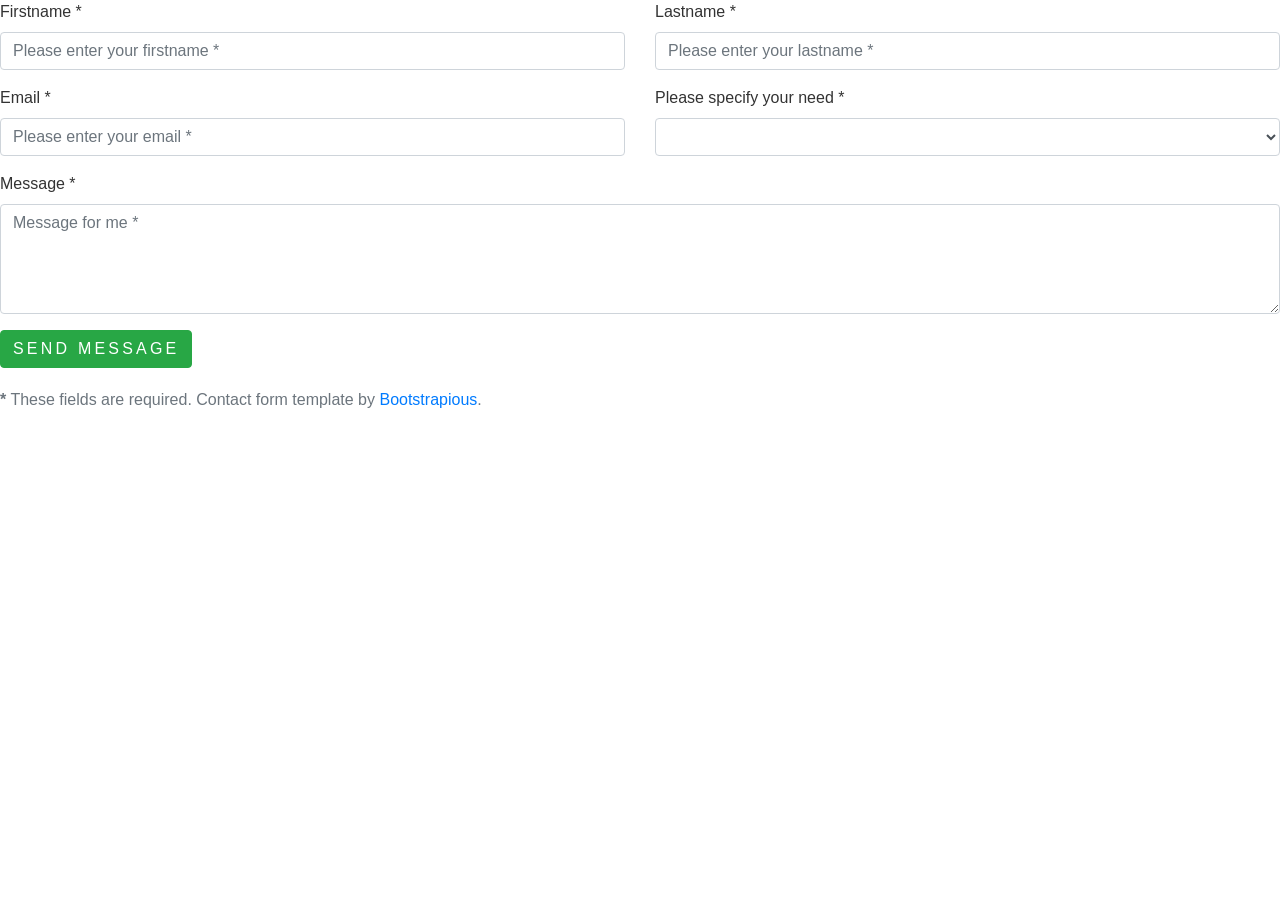
<file: formdiv.html>
<link href="//maxcdn.bootstrapcdn.com/bootstrap/4.0.0/css/bootstrap.min.css" rel="stylesheet" id="bootstrap-css">
<script src="//maxcdn.bootstrapcdn.com/bootstrap/4.0.0/js/bootstrap.min.js"></script>
<script src="//cdnjs.cloudflare.com/ajax/libs/jquery/3.2.1/jquery.min.js"></script>

<head>
</head>
<body>

  <form id="contact-form_sup_free" method="post" action="" role="form">

      <div class="messages"></div>

      <div class="controls">

          <div class="row">
              <div class="col-md-6">
                  <div class="form-group">
                      <label for="form_name">Firstname *</label>
                      <input id="form_name" type="text" name="name" class="form-control" placeholder="Please enter your firstname *" required="required" data-error="Firstname is required.">
                      <div class="help-block with-errors"></div>
                  </div>
              </div>
              <div class="col-md-6">
                  <div class="form-group">
                      <label for="form_lastname">Lastname *</label>
                      <input id="form_lastname" type="text" name="surname" class="form-control" placeholder="Please enter your lastname *" required="required" data-error="Lastname is required.">
                      <div class="help-block with-errors"></div>
                  </div>
              </div>
          </div>
          <div class="row">
              <div class="col-md-6">
                  <div class="form-group">
                      <label for="form_email">Email *</label>
                      <input id="form_email" type="email" name="email" class="form-control" placeholder="Please enter your email *" required="required" data-error="Valid email is required.">
                      <div class="help-block with-errors"></div>
                  </div>
              </div>
              <div class="col-md-6">
                  <div class="form-group">
                      <label for="form_need">Please specify your need *</label>
                      <select id="form_need" name="need" class="form-control" required="required" data-error="Please specify your need.">
                          <option value=""></option>
                          <option value="Request quotation">Request quotation</option>
                          <option value="Request order status">Request order status</option>
                          <option value="Request copy of an invoice">Request copy of an invoice</option>
                          <option value="Other">Other</option>
                      </select>
                      <div class="help-block with-errors"></div>
                  </div>
              </div>
          </div>
          <div class="row">
              <div class="col-md-12">
                  <div class="form-group">
                      <label for="form_message">Message *</label>
                      <textarea id="form_message" name="message" class="form-control" placeholder="Message for me *" rows="4" required="required" data-error="Please, leave us a message."></textarea>
                      <div class="help-block with-errors"></div>
                  </div>
              </div>
              <div class="col-md-12">
                  <input type="submit" class="btn btn-success btn-send" value="Send message">
              </div>
          </div>
          <div class="row">
              <div class="col-md-12">
                  <p class="text-muted">
                      <strong>*</strong> These fields are required. Contact form template by
                      <a href="https://bootstrapious.com/p/how-to-build-a-working-bootstrap-contact-form" target="_blank">Bootstrapious</a>.</p>
              </div>
          </div>
      </div>

  </form>

  </body>

    <style>
    body {
    font-family: 'Lato', sans-serif;
}

h1 {
    margin-bottom: 40px;
}

label {
    color: #333;
}

.btn-send {
    font-weight: 300;
    text-transform: uppercase;
    letter-spacing: 0.2em;
    margin-bottom: 20px;
}

.help-block.with-errors {
    color: #ff5050;
    margin-top: 5px;
}
    </style>
</file>
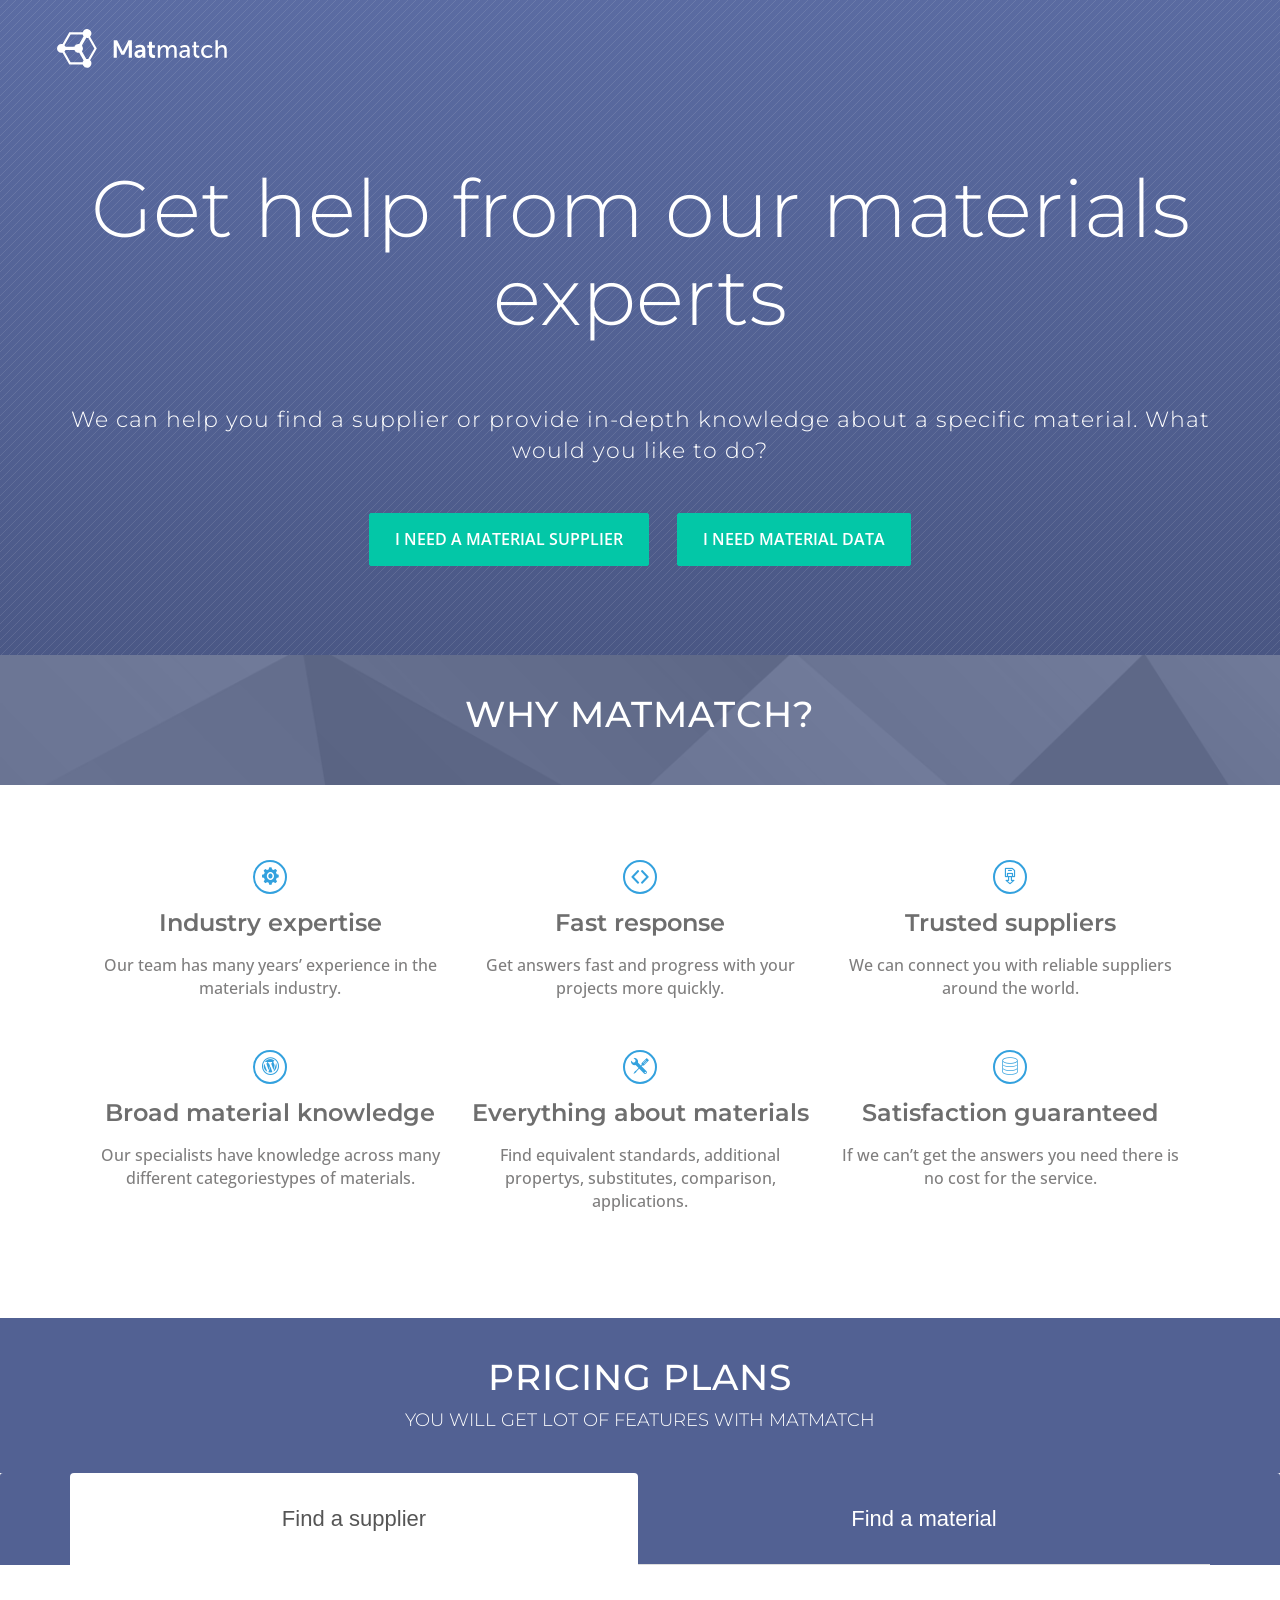
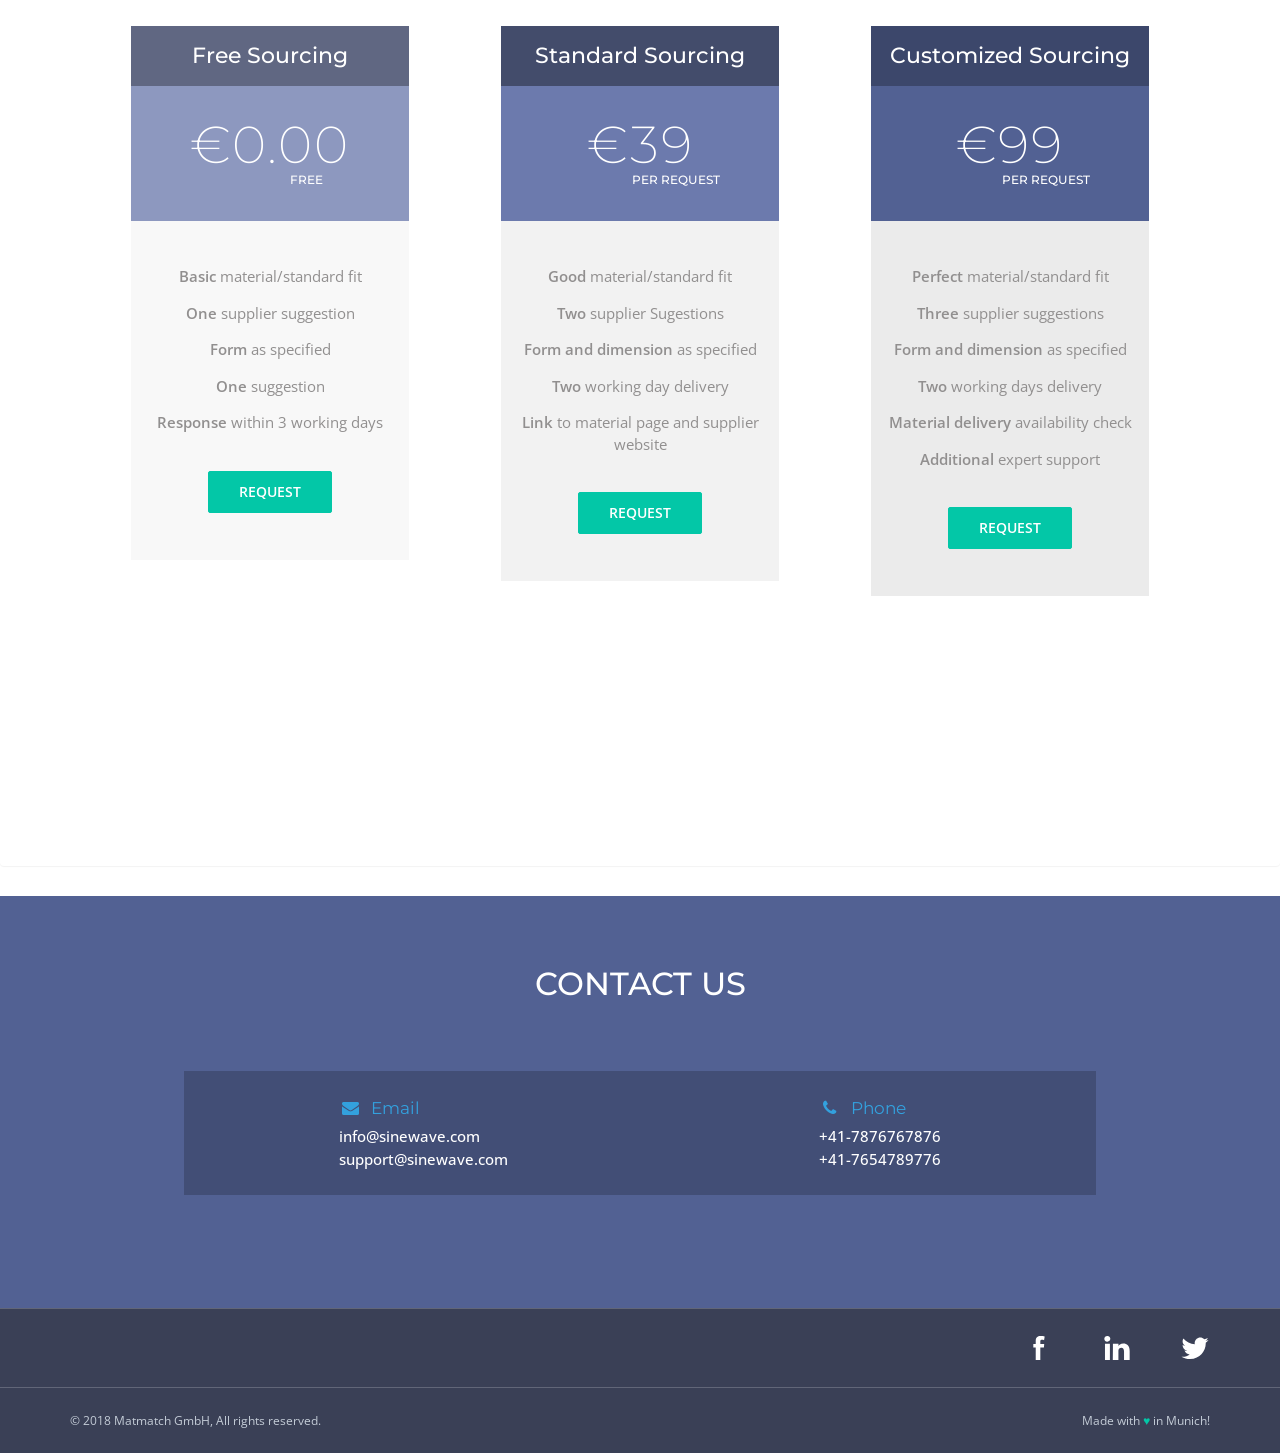
<file: html/_blue.html>
<!DOCTYPE html>
<html lang="en">

  <!--**********************************************************************************************************-->
  <!--Copyright (c) 2017 Froiden.-->
  <!--**********************************************************************************************************-->
  <head>
    <!--meta tag, meta name-->
    <meta charset="utf-8">
    <meta http-equiv="X-UA-Compatible" content="IE=edge">
    <meta name="viewport" content="width=device-width, initial-scale=1">
    <meta name="description" content="Matmatch material support service">
    <!--website title-->
    <title>Matmatch material support service</title>
    <!--favicon links-->
    <link rel="shortcut icon" type="image/ico" href="favicon.ico">
    <link rel="icon" type="image/ico" href="favicon.ico">
    <!--STYLESHEETS-->
      <link type="text/css" rel="stylesheet" media="all" href="css/bootstrap.min.css">
      <link type="text/css" rel="stylesheet" media="all" href="css/main.css">
      <link type="text/css" rel="stylesheet" media="all" href="css/animate.css">
    <!--Fonts-->
      <link type="text/css" rel="stylesheet" media="all" href="https://fonts.googleapis.com/css?family=Montserrat:200,300,400,500,600,800%7COpen+Sans:300,300i,400,400i,600,700">
    <!--Icon Fonts-->
      <link type="text/css" rel="stylesheet" media="all" href="fonts/linearicons/style.css">
      <link type="text/css" rel="stylesheet" media="all" href="fonts/font-awesome-4.7.0/css/font-awesome.min.css">
      <link type="text/css" rel="stylesheet" media="all" href="css/blue.css">
  </head>
  <body class="wow fadeInDown" id="page-top" data-wow-duration="0.8s" data-wow-delay="0s" data-spy="scroll" data-target=".navbar-fixed-top">
    <div class="blue" id="template"></div>
    <!--START NAVIGATION-->
    <nav class="navbar navbar-default navigation-style navbar-fixed-top">
      <div class="container-style">
        <div class="navbar-header">
          <a href="https://matmatch.com"><img class="img-responsive header-logo" src="svg/logo_inverted.svg" alt="Matmatch GmbH"></a>
        </div>
        <div class="navbar-collapse nav-mobile" id="navbar">
          <ul class="nav navbar-nav navigation-top">
          </ul>
        </div>
      </div>
    </nav>
    <!--START HEADER-->
    <div class="header-background">
      <div class="header">
        <div class="container">
          <div class="row">
            <div class="col-md-12 container-padding">
              <div class="col-md">
                <h1 class="heading-page">Get help from our materials experts</h1>
                <p class="sub-content">We can help you find a supplier or provide in-depth knowledge about a specific material. What would you like to do?</p>
                <a class="btn btn-matmatch btn-lg page-scroll wow " href="#pricing" data-wow-duration="0.8s" data-wow-delay="0.6s"><span>I need a material supplier</span></a>
                <a class="btn btn-matmatch btn-lg page-scroll wow " href="#pricing" data-wow-duration="0.8s" data-wow-delay="0.6s"><span>I need material data</span></a>
              </div>
              <!--carroussel-->
            </div>
          </div>
        </div>
      </div>
    </div>
    <!--END HEADER-->


    <!--START FEATURES SECTION-->
    <section>
          <div class="heading-background">
            <div class="overlay"></div>
            <div class="container">
              <div class="row">
                <div class="col-sm-12">
                  <div class="heading">
                    <h2>Why Matmatch?</h2>
                    <div class="sub-heading">
                      <p></p>
                    </div>
                  </div>
                </div>
              </div>
            </div>
          </div>
    </section>
    <div class="features">
      <div class="container">
        <div class="col-sm-12 content-section wow fadeInDown" data-wow-duration="0.8s" data-wow-delay="0s">
          <div class="col-sm-4">
                <div>
                  <div class="heading">
                    <div class="circle-features icon-setup icon-align"></div>
                    <h3>Industry expertise</h3>
                  </div>
                  <div class="content">
                    <p>Our team has many years’ experience in the materials industry. </p>
                  </div>
                </div>
          </div>
          <div class="col-sm-4">
                <div>
                  <div class="heading">
                    <div class="circle-features icon-git-support icon-align"></div>
                    <h3>Fast response</h3>
                  </div>
                  <div class="content">
                    <p>Get answers fast and progress with your projects more quickly.</p>
                  </div>
                </div>
          </div>
          <div class="col-sm-4">
                <div>
                  <div class="heading">
                    <div class="circle-features icon-backup icon-align"></div>
                    <h3>Trusted suppliers</h3>
                  </div>
                  <div class="content">
                    <p>We can connect you with reliable suppliers around the world.</p>
                  </div>
                </div>
          </div>
          <div class="col-sm-4">
                <div>
                  <div class="heading">
                    <div class="circle-features icon-scripts icon-align"></div>
                    <h3>Broad material knowledge</h3>
                  </div>
                  <div class="content">
                    <p>Our specialists have knowledge across many different categoriestypes of materials.</p>
                  </div>
                </div>
          </div>
          <div class="col-sm-4">
                <div>
                  <div class="heading">
                    <div class="circle-features icon-c-panel icon-align"></div>
                    <h3>Everything about materials</h3>
                  </div>
                  <div class="content">
                    <p>Find equivalent standards, additional propertys, substitutes, comparison, applications.</p>
                  </div>
                </div>
          </div>
          <div class="col-sm-4">
                <div>
                  <div class="heading">
                    <div class="circle-features icon-latest-tech icon-align"></div>
                    <h3>Satisfaction guaranteed</h3>
                  </div>
                  <div class="content">
                    <p>If we can’t get the answers you need there is no cost for the service.</p>
                  </div>
                </div>
          </div>
        </div>
      </div>
    </div>
    <!--END FEATURES SECTION-->

    <!--START PRICING PLANS-->
    <!--START PRICING PLANS-->
    <section id="pricing">
          <div class="heading-background2">
            <div class="container">
              <div class="row">
                <div class="col-sm-12">
                  <div class="heading">
                    <h2>pricing plans</h2>
                    <div class="sub-heading">
                      <p>You will get lot of features with Matmatch</p>
                    </div>
                  </div>
                </div>
              </div>
            </div>
          </div>
    </section>
    <div class="pricing-section" id="pricing">
        <div class="content-section">
          <div class="panel with-nav-tabs panel-default panel-matmatch">
          <div class="panel-heading">
              <div class="container">
                  <ul class="nav nav-tabs pricing-tabs">
                      <li class="active"><a href="#tab1default" data-toggle="tab">Find a supplier</a></li>
                      <li><a href="#tab2default" data-toggle="tab">Find a material</a></li>
                  </ul>
              </div>
          </div>
        <div class="container">
          <div class="panel-body">
              <div class="tab-content">
                  <div class="tab-pane fade in active" id="tab1default">

                    <div class="wow main-container" data-wow-duration="1s">
                      <div class="green-container">
                        <div class="starter container-1 text-center">
                          <h1 class="heading">Free Sourcing</h1>
                        </div>
                        <h2 class="text-digit">€0.00<span class="month">free</span></h2>
                      </div>
                      <div class="gray-content-container">
                        <ul class="content-pricing">
                          <li><span class="text-important">Basic </span>material/standard fit
                          </li>
                          <li><span class="text-important">One </span>supplier suggestion
                          </li>
                          <li><span class="text-important">Form </span>as specified
                          </li>
                          <li><span class="text-important">One </span>suggestion
                          </li>
                          <li><span class="text-important">Response </span>within 3 working days
                          </li>
                        </ul>
                        <a class="btn-matmatch btn-md btn" href="#" data-toggle="modal" data-target="#modal_plan1_sup" id="btn_sup_free" ><span>REQUEST</span></a>
                      </div>
                    </div>

                    <div class="wow main-container" data-wow-duration="1s">
                      <div class="basic-first green-container">
                        <div class="basic-container-2 container-1 text-center">
                          <h1 class="heading">Standard Sourcing</h1>
                        </div>
                        <h2 class="text-digit">€39<span class="month">per request</span></h2>
                      </div>
                      <div class="basic gray-content-container">
                        <ul class="content-pricing">
                          <li><span class="text-important">Good </span>material/standard fit
                          </li>
                          <li><span class="text-important">Two </span>supplier Sugestions
                          </li>
                          <li><span class="text-important">Form and dimension </span>as specified
                          </li>
                          <li><span class="text-important">Two </span>working day delivery
                          </li>
                          <li><span class="text-important">Link </span>to material page and supplier website
                          </li>
                        </ul>
                        <a class="btn-matmatch btn-md btn" href="#" data-toggle="modal" data-target="#modal_plan2_sup" id="btn_sup_2"><span>REQUEST</span></a>
                      </div>
                    </div>

                    <div class="wow main-container" data-wow-duration="1s">
                      <div class="professional-first green-container">
                        <div class="professional-container-2 container-1 text-center">
                          <h1 class="heading">Customized Sourcing</h1>
                        </div>
                        <h2 class="text-digit">€99<span class="month">per request</span></h2>
                      </div>
                      <div class="professional gray-content-container">
                        <ul class="content-pricing">
                          <li><span class="text-important">Perfect </span>material/standard fit
                          </li>
                          <li><span class="text-important">Three </span>supplier suggestions
                          </li>
                          <li><span class="text-important">Form and dimension </span>as specified
                          </li>
                          <li><span class="text-important">Two </span>working days delivery
                          </li>
                          <li><span class="text-important">Material delivery </span>availability check
                          </li>
                        <li><span class="text-important">Additional </span>expert support
                        </li>
                        </ul>
                        <a class="btn-matmatch btn-md btn" href="#" data-toggle="modal" data-target="#modal_plan3_sup" id="btn_sup_3"><span>REQUEST</span></a>
                      </div>
                    </div>


                  </div>
                  <div class="tab-pane fade" id="tab2default" style="display:-webkit-flex;justify-content:center">


                    <div class="main-container" data-wow-duration="1s">
                      <div class="green-container">
                        <div class="enterprise-container-2 container-1 text-center">
                          <h1 class="heading">FREE ASSISTANCE</h1>
                        </div>
                        <h2 class="text-digit">€0.00<span class="month">free</span></h2>
                      </div>
                      <div class="enterprise gray-content-container">
                        <ul class="content-pricing">
                          <li><span class="text-important">Find </span>value for unlisted property
                          </li>
                          <li><span class="text-important">Check </span>value for listed property
                          </li>

                        </ul>
                        <a class="btn-matmatch btn-md btn" href="#" data-toggle="modal" data-target="#modal_plan4_sup" id="btn_sup_4"><span>REQUEST</span></a>
                      </div>
                    </div>

                    <div class="main-container" data-wow-duration="1s">
                      <div class="basic-first green-container">
                        <div class="enterprise-container-2 container-1 text-center">
                          <h1 class="heading">CUSTOMIZED ASSISTANCE</h1>
                        </div>
                        <h2 class="text-digit">€29<span class="month">per request</span></h2>
                      </div>
                      <div class="enterprise gray-content-container">
                        <ul class="content-pricing">
                          <li><span class="text-important">Find </span>value for unlisted property
                          </li>
                          <li><span class="text-important">Estimate </span>material data
                          </li>
                          <li><span class="text-important">Find </span>equivalent standards
                          </li>
                          <li><span class="text-important">Suggest </span>alternative materials
                          </li>
                          <li><span class="text-important">Check </span>suitability for certain applications
                          </li>

                        </ul>
                        <a class="btn-matmatch btn-md btn" href="#" data-toggle="modal" data-target="#modal_plan4_sup" id="btn_sup_5"><span>REQUEST</span></a>
                      </div>
                    </div>

                  </div>
              </div>
          </div>
        </div>
        </div>
      </div>
    <!--END PRICING PLANS-->

    <!--START CONTACT US-->
    <section class="contact-section" id="contact">
      <div class="container">
        <div class="row">
          <div class="col-sm-12">
            <h2 class="heading">Contact Us</h2>
            <div class="contact-info">
              <div class="mobile-device"><span class="fa fa-envelope fa-fw style"></span><span class="heading-info">Email</span>
                <div class="address-content">info@sinewave.com<br>support@sinewave.com</div>
              </div>
              <div class="mobile-device"><span class="fa fa-phone fa-fw style"></span><span class="heading-info">Phone</span>
                <div class="address-content">+41-7876767876<br>+41-7654789776</div>
              </div>
            </div>
          </div>
        </div>
      </div>
    </section>
    <!--END CONTACT US-->

    <!--START FOOTER-->
    <div class="footer">
      <div class="container">
        <div class="row">
          <div class="col-md-12 col-sm-6">
            <ul class="footer-list">
                <li class="footer-list-item">
                    <a href="https://www.facebook.com/MatmatchGmbH/">
                        <img src="svg/facebook.svg" />
                    </a>
                </li>
                <li class="footer-list-item">
                    <a href="https://www.linkedin.com/company/matmatch">
                        <img src="svg/linkedin.svg" />
                    </a>
                </li>
                <li class="footer-list-item">
                    <a href="https://twitter.com/MatmatchGmbH">
                        <img src="svg/twitter.svg" />
                    </a>
                </li>
            </ul>
          </div>
        </div>
      </div>
    </div>
    <div class="footer-bottom">
      <div class="container">
        <div class="row">
          <div class="col-md-12">
            <p>© 2018 Matmatch GmbH, All rights reserved.</p>
            <p>Made with <span class="footer-copyright-heart">♥</span> in Munich!</p>
          </div>
        </div>
      </div>
    </div><!--END FOOTER-->




    <!--SCRIPTS-->
        <script async src="https://www.googletagmanager.com/gtag/js?id=UA-85033665-5"></script>
        <script src="js/jquery-2.2.4.min.js"></script>
        <script src="js/wow.min.js"></script>
        <script src="js/bootstrap.min.js"></script>
    <!--    <script src="js/infobox.js"></script> -->
        <script src="js/jquery.easing.min.js"></script>
        <script src="js/classie.js"></script>



    <!-- Modal plan1 sup -->
    <div class="modal fade" id="modal_plan1_sup" tabindex="-1" role="dialog" aria-labelledby="exampleModalLabel" aria-hidden="true">
      <div class="modal-dialog form" role="document">
        <div class="modal-content" >


          <div class="popup-body" id="body_sup_1" >


            <form id="contact-form_sup_free" role="form" style="">
              <P class='form_p'>Material/standard/grade: Indicate if different from current material page (optional)
                  Form: Indicate form (optional; refer to Forms on home page for examples)</P>
              <input  type="hidden" name="plan" value="free-supplier">
                <div class="messages"></div>
                    <div class="controls">
                        <div class="row">
                            <div class="col-md-12">
                                    <div class="col-md-12">
                                      <div class="form-group">
                                          <label for="form_email">Work email *</label>
                                          <input id="form_email1" type="email" name="email" class="form-control" placeholder="Please enter your email *" required="required" data-error="Valid email is required.">
                                          <div class="help-block with-errors"></div>
                                      </div>

                            </div>
                        </div>

                        <div class="row">
                            <div class="col-md-6">
                                <div class="form-group">
                                    <label for="form_name">Name *</label>
                                    <input id="form_name" type="text" name="name" class="form-control" placeholder="Please enter your firstname *" required="required" data-error="Firstname is required.">
                                    <div class="help-block with-errors"></div>
                                </div>

                                <div class="row">
                                    <div class="col-md-6">
                                        <div class="form-group">
                                            <label for="form_name">Name *</label>
                                            <input id="form_name1" type="text" name="name" class="form-control" placeholder="Please enter your firstname *" required="required" data-error="Firstname is required.">
                                            <div class="help-block with-errors"></div>
                                        </div>
                                    </div>
                                    <div class="col-md-6">
                                      <div class="form-group">
                                          <label for="form_jobtitle">Job title *</label>
                                          <input id="form_jobtitle1" type="text" name="Job Title" class="form-control" placeholder="Please enter your Job Title *" required="required" data-error="Valid Job title is required.">
                                          <div class="help-block with-errors"></div>
                                      </div>


                                    </div>
                                </div>
                                <div class="row">
                                    <div class="col-md-6">
                                      <div class="form-group">
                                          <label for="form_company">Organization *</label>
                                          <input id="form_company" type="text" name="Organization" class="form-control" placeholder="Please enter your organization name *" required="required" data-error="Company name is required.">
                                          <div class="help-block with-errors"></div>
                                      </div>
                                    </div>
                                    <div class="col-md-6">
                                        <div class="form-group">
                                            <label for="mat_name">Material name *</label>
                                            <input id="mat_name" name="Material name" class="form-control" required="required" data-error="Please specify material name.">

                                            <div class="help-block with-errors"></div>
                                        </div>
                                    </div>
                                </div>
                                <div class="row">

                          <div class="col-md-12">
                                        <div class="form-group">
                                            <label for="form_message">Message *</label>
                                            <textarea id="form_message" name="message" class="form-control" placeholder="Please specify material information regarding Material/standard/grade and form" rows="4" required="required" data-error="Please, leave us a message."></textarea>
                                            <div class="help-block with-errors"></div>
                                        </div>
                                    </div><div class="col-md-12">
                                        <div class="form-group">

                                            <input type="checkbox" name="terms" value="Accept" required="required" data-error="Please accept terms and conditions to proced" style="
                zoom: 1.5;
            "> I have read and agreed to the Matmatch <a href="https://matmatch.com/imprint#tnc-buyers" style="display:inline;color:#337ab7;">Terms and Conditions</a> and <a href="https://matmatch.com/imprint#privacy-policy" style="display:inline;color:#337ab7;">Privacy Policy</a>.
                                            <div class="help-block with-errors"></div>
                                        </div>
                                    </div>
                                    <div class="col-md-12">
                                        <input type="submit" class="btn btn-matmatch btn-md btn-send" value="Send message" id="btn_sup_free_s">
                                    </div>
                                </div>
                            </div>

                        </form>

            <div id="request_sent_1" style= "display:none;">
              Thank you for sending the request

            </div>
          </div>
        </div>
      </div>
    </div>

    <!-- Modal plan2 sup -->
    <div class="modal fade" id="modal_plan2_sup" tabindex="-1" role="dialog" aria-labelledby="exampleModalLabel" aria-hidden="true">
      <div class="modal-dialog form" role="document">
        <div class="modal-content" >


          <div class="popup-body" id="body_sup_2" >

              <form id="contact-form_sup_2" role="form" style="">
                <P class='form_p'>Material/standard/grade: Indicate if different from current material page (optional)
Form: Indicate form (optional; refer to Forms on home page for examples)
Dimensions: Indicate dimensions (optional)
                    Other: Preferred origin, compliance with standards, etc. (optional) </P>
                <input  type="hidden" name="plan" value="standard-supplier" >

                              <div class="messages"></div>

                              <div class="controls">
                  <div class="row">

                                      <div class="col-md-12">
                                        <div class="form-group">
                                            <label for="form_email">Work email *</label>
                                            <input id="form_email2" type="email" name="email" class="form-control" placeholder="Please enter your email *" required="required" data-error="Valid email is required.">
                                            <div class="help-block with-errors"></div>
                                        </div>


                                      </div>
                                  </div>

                                  <div class="row">
                                      <div class="col-md-6">
                                          <div class="form-group">
                                              <label for="form_name">Name *</label>
                                              <input id="form_name2" type="text" name="name" class="form-control" placeholder="Please enter your firstname *" required="required" data-error="Firstname is required.">
                                              <div class="help-block with-errors"></div>
                                          </div>
                                      </div>
                                      <div class="col-md-6">
                                        <div class="form-group">
                                            <label for="form_jobtitle">Job title *</label>
                                            <input id="form_jobtitle2" type="text" name="Job Title" class="form-control" placeholder="Please enter your Job Title *" required="required" data-error="Valid Job title is required.">
                                            <div class="help-block with-errors"></div>
                                        </div>


                                      </div>
                                  </div>
                                  <div class="row">
                                      <div class="col-md-6">
                                        <div class="form-group">
                                            <label for="form_company">Organization *</label>
                                            <input id="form_company" type="text" name="Organization" class="form-control" placeholder="Please enter your organization name *" required="required" data-error="Company name is required.">
                                            <div class="help-block with-errors"></div>
                                        </div>
                                      </div>
                                      <div class="col-md-6">
                                          <div class="form-group">
                                            <label for="mat_name">Material name *</label>
                                            <input id="mat_name" name="Material name" class="form-control" required="required" data-error="Please specify material name.">
                                              <div class="help-block with-errors"></div>
                                          </div>
                                      </div>
                                  </div>
                                  <div class="row">

                            <div class="col-md-12">
                                          <div class="form-group">
                                              <label for="form_message">Message *</label>
                                              <textarea id="form_message" name="message" class="form-control" placeholder="State all the specificatinos of the supplier you are looking. Country, estimated delivery, material specifications, standards and order quantity." rows="4" required="required" data-error="Please, leave us a message."></textarea>
                                              <div class="help-block with-errors"></div>
                                          </div>
                                      </div><div class="col-md-12">
                                          <div class="form-group">

                                            <input type="checkbox" name="terms" value="Accept" required="required" data-error="Please accept terms and conditions to proced" style="
                zoom: 1.5;
            "> I have read and agreed to the Matmatch <a href="https://matmatch.com/imprint#tnc-buyers" style="display:inline;color:#337ab7;">Terms and Conditions</a> and <a href="https://matmatch.com/imprint#privacy-policy" style="display:inline;color:#337ab7;">Privacy Policy</a>.
                                              <div class="help-block with-errors"></div>
                                          </div>
                                      </div>
                                      <div class="col-md-12">
                                          <input type="submit" class="btn btn-matmatch btn-md btn-send" value="Send message" id="btn_sup_2_s">
                                      </div>
                                  </div>
                              </div>

                          </form>

            <div id="request_sent_2" style= "display:none;">
                <div class="row">
                  <div class="col-md-12">
                      Thank you for sending the request 2
                  </div>
                </div>

                <div class="row">
                  <div class="col-md-12">
                      You selected the plan X
                  </div>
                </div>

              <div class="row">
                <div class="col-md-12">
                    <input type="submit" class="btn btn-success btn-send" value="Pay €20" id="btn_sup_2_p" >
                </div>
            </div>

            </div>

            <div id="request_sent_2_p" style= "display:none;">
                <div class="row">
                  <div class="col-md-12">
                      Awesome you have been selected and got it for free
                  </div>
                </div>

                <div class="row">
                  <div class="col-md-12">
                      Wait for our response
                  </div>
                </div>

            </div>

            </div>
          </div>
        </div>
      </div>
    </div>



    <!-- Modal plan3 sup -->
    <div class="modal fade" id="modal_plan3_sup" tabindex="-1" role="dialog" aria-labelledby="exampleModalLabel" aria-hidden="true">
      <div class="modal-dialog form" role="document">
        <div class="modal-content" >


          <div class="popup-body" id="body_sup_3" >


            <form id="contact-form_sup_3" role="form" style="">
              <P class='form_p'>Material/standard/grade: Indicate if different from current material page (optional)<br>
  Form: Indicate form (optional; refer to Forms on home page for examples)<br>
  Dimensions: Indicate dimensions (optional)<br>
  Availability and delivery terms: Specify (optional)<br>
                  Other: Preferred origin, compliance with standards, etc. (optional)</P>

              <input  type="hidden" name="plan" value="customized-supplier" >

                            <div class="messages"></div>

                            <div class="controls">
                <div class="row">

                                    <div class="col-md-12">
                                      <div class="form-group">
                                          <label for="form_email">Work email *</label>
                                          <input id="form_email3" type="email" name="email" class="form-control" placeholder="Please enter your email *" required="required" data-error="Valid email is required.">
                                          <div class="help-block with-errors"></div>
                                      </div>


                                    </div>
                                </div>

                                <div class="row">
                                    <div class="col-md-6">
                                        <div class="form-group">
                                            <label for="form_name">Name *</label>
                                            <input id="form_name3" type="text" name="name" class="form-control" placeholder="Please enter your firstname *" required="required" data-error="Firstname is required.">
                                            <div class="help-block with-errors"></div>
                                        </div>
                                    </div>
                                    <div class="col-md-6">
                                      <div class="form-group">
                                          <label for="form_jobtitle">Job title *</label>
                                          <input id="form_jobtitle3" type="text" name="Job Title" class="form-control" placeholder="Please enter your Job Title *" required="required" data-error="Valid Job title is required.">
                                          <div class="help-block with-errors"></div>
                                      </div>


                                    </div>
                                </div>
                                <div class="row">
                                    <div class="col-md-6">
                                      <div class="form-group">
                                          <label for="form_company">Organization *</label>
                                          <input id="form_company" type="text" name="Organization" class="form-control" placeholder="Please enter your organization name *" required="required" data-error="Company name is required.">
                                          <div class="help-block with-errors"></div>
                                      </div>
                                    </div>
                                    <div class="col-md-6">
                                        <div class="form-group">
                                          <label for="mat_name">Material name *</label>
                                          <input id="mat_name" name="Material name" class="form-control" required="required" data-error="Please specify material name.">
                                            <div class="help-block with-errors"></div>
                                        </div>
                                    </div>
                                </div>
                                <div class="row">

                          <div class="col-md-12">
                                        <div class="form-group">
                                            <label for="form_message">Message *</label>
                                            <textarea id="form_message" name="message" class="form-control" placeholder="State all the specificatinos of the supplier you are looking. Country, estimated delivery, material specifications, standards and order quantity." rows="4" required="required" data-error="Please, leave us a message."></textarea>
                                            <div class="help-block with-errors"></div>
                                        </div>
                                    </div><div class="col-md-12">
                                        <div class="form-group">

                                          <input type="checkbox" name="terms" value="Accept" required="required" data-error="Please accept terms and conditions to proced" style="
              zoom: 1.5;
          "> I have read and agreed to the Matmatch <a href="https://matmatch.com/imprint#tnc-buyers" style="display:inline;color:#337ab7;">Terms and Conditions</a> and <a href="https://matmatch.com/imprint#privacy-policy" style="display:inline;color:#337ab7;">Privacy Policy</a>.
                                            <div class="help-block with-errors"></div>
                                        </div>
                                    </div>
                                    <div class="col-md-12">
                                        <input type="submit" class="btn btn-matmatch btn-md btn-send" value="Send message" id="btn_sup_3_s">
                                    </div>
                                </div>
                            </div>

                        </form>

            <div id="request_sent_3" style= "display:none;">
                <div class="row">
                  <div class="col-md-12">
                      Thank you for sending the request 3
                  </div>
                </div>

                <div class="row">
                  <div class="col-md-12">
                      You selected the plan X
                  </div>
                </div>

              <div class="row">
                <div class="col-md-12">
                    <input type="submit" class="btn btn-success btn-send" value="Pay €20" id="btn_sup_3_p" >
                </div>
            </div>

            </div>

            <div id="request_sent_3_p" style= "display:none;">
                <div class="row">
                  <div class="col-md-12">
                      Awesome you have been selected and got it for free
                  </div>
                </div>

                <div class="row">
                  <div class="col-md-12">
                      Wait for our response
                  </div>
                </div>

            </div>
          </div>
        </div>
      </div>
    </div>


    <!-- Modal plan4 mat -->
    <div class="modal fade" id="modal_plan4_sup" tabindex="-1" role="dialog" aria-labelledby="exampleModalLabel" aria-hidden="true">
      <div class="modal-dialog form" role="document">
        <div class="modal-content" >


          <div class="popup-body" id="body_sup_4" >


            <form id="contact-form_sup_4" method="post" role="form">
              <P class='form_p'>Find value: State property (obligatory) and parameters e.g. temperature (optional)
                  Check value: State property and value (obligatory)  / suggest alternative value and/or reference (optional)</P>
              <form id="contact-form_sup_4" role="form" style="">
                <input  type="hidden" name="plan" value="free-material" >

                              <div class="messages"></div>

                              <div class="controls">
                  <div class="row">

                                      <div class="col-md-12">
                                        <div class="form-group">
                                            <label for="form_email">Work email *</label>
                                            <input id="form_email4" type="email" name="email" class="form-control" placeholder="Please enter your email *" required="required" data-error="Valid email is required.">
                                            <div class="help-block with-errors"></div>
                                        </div>


                                      </div>
                                  </div>

                                  <div class="row">
                                      <div class="col-md-6">
                                          <div class="form-group">
                                              <label for="form_name">Name *</label>
                                              <input id="form_name4" type="text" name="name" class="form-control" placeholder="Please enter your firstname *" required="required" data-error="Firstname is required.">
                                              <div class="help-block with-errors"></div>
                                          </div>
                                      </div>
                                      <div class="col-md-6">
                                        <div class="form-group">
                                            <label for="form_jobtitle">Job title *</label>
                                            <input id="form_jobtitle4" type="text" name="Job Title" class="form-control" placeholder="Please enter your Job Title *" required="required" data-error="Valid Job title is required.">
                                            <div class="help-block with-errors"></div>
                                        </div>


                                      </div>
                                  </div>
                                  <div class="row">
                                      <div class="col-md-6">
                                        <div class="form-group">
                                            <label for="form_company">Organization *</label>
                                            <input id="form_company" type="text" name="Organization" class="form-control" placeholder="Please enter your organization name *" required="required" data-error="Company name is required.">
                                            <div class="help-block with-errors"></div>
                                        </div>
                                      </div>
                                      <div class="col-md-6">
                                          <div class="form-group">
                                              <label for="form_need">Please specify your request *</label>
                                              <select id="form_need" name="need" class="form-control" required="required" data-error="Please specify your need.">
                                                  <option value="Find unlisted property">Find unlisted property</option>
                                                  <option value="Check listed property">Check listed property</option>
                                              </select>
                                              <div class="help-block with-errors"></div>
                                          </div>
                                      </div>
                                  </div>
                                  <div class="row">

                            <div class="col-md-12">
                                          <div class="form-group">
                                              <label for="form_message">Message *</label>
                                              <textarea id="form_message" name="message" class="form-control" placeholder="State all the specificatinos of the supplier you are looking. Country, estimated delivery, material specifications, standards and order quantity." rows="4" required="required" data-error="Please, leave us a message."></textarea>
                                              <div class="help-block with-errors"></div>
                                          </div>
                                      </div><div class="col-md-12">
                                          <div class="form-group">

                                            <input type="checkbox" name="terms" value="Accept" required="required" data-error="Please accept terms and conditions to proced" style="
                zoom: 1.5;
            "> I have read and agreed to the Matmatch <a href="https://matmatch.com/imprint#tnc-buyers" style="display:inline;color:#337ab7;">Terms and Conditions</a> and <a href="https://matmatch.com/imprint#privacy-policy" style="display:inline;color:#337ab7;">Privacy Policy</a>.
                                              <div class="help-block with-errors"></div>
                                          </div>
                                      </div>
                                      <div class="col-md-12">
                                          <input type="submit" class="btn btn-matmatch btn-md btn-send" value="Send message" id="btn_sup_4_s">
                                      </div>
                                  </div>
                              </div>

                          </form>

            <div id="request_sent_4" style= "display:none;">
                <div class="row">
                  <div class="col-md-12">
                      Thank you for sending the request 4
                  </div>
                </div>

                <div class="row">
                  <div class="col-md-12">
                      You selected the plan X
                  </div>
                </div>

            </div>

          </div>
        </div>
      </div>
    </div>



    <!-- Modal plan5 mat -->
    <div class="modal fade" id="modal_plan5_sup" tabindex="-1" role="dialog" aria-labelledby="exampleModalLabel" aria-hidden="true">
      <div class="modal-dialog form" role="document">
        <div class="modal-content" >


          <div class="popup-body" id="body_sup_5" >


            <form id="contact-form_sup_5" role="form" style="">
              <P class='form_p'>Material/standard/grade: Indicate if different from current material page (optional)<br>
  Form: Indicate form (optional; refer to Forms on home page for examples)<br>
  Dimensions: Indicate dimensions (optional)<br>
  Availability and delivery terms: Specify (optional)<br>
                  Other: Preferred origin, compliance with standards, etc. (optional)</P>

              <input  type="hidden" name="plan" value="customized-supplier" >

                            <div class="messages"></div>

                            <div class="controls">
                <div class="row">

                                    <div class="col-md-12">
                                      <div class="form-group">
                                          <label for="form_email">Work email *</label>
                                          <input id="form_email3" type="email" name="email" class="form-control" placeholder="Please enter your email *" required="required" data-error="Valid email is required.">
                                          <div class="help-block with-errors"></div>
                                      </div>


                                    </div>
                                </div>

                                <div class="row">
                                    <div class="col-md-6">
                                        <div class="form-group">
                                            <label for="form_name">Name *</label>
                                            <input id="form_name3" type="text" name="name" class="form-control" placeholder="Please enter your firstname *" required="required" data-error="Firstname is required.">
                                            <div class="help-block with-errors"></div>
                                        </div>
                                    </div>
                                    <div class="col-md-6">
                                      <div class="form-group">
                                          <label for="form_jobtitle">Job title *</label>
                                          <input id="form_jobtitle3" type="text" name="Job Title" class="form-control" placeholder="Please enter your Job Title *" required="required" data-error="Valid Job title is required.">
                                          <div class="help-block with-errors"></div>
                                      </div>


                                    </div>
                                </div>
                                <div class="row">
                                    <div class="col-md-6">
                                      <div class="form-group">
                                          <label for="form_company">Organization *</label>
                                          <input id="form_company" type="text" name="Organization" class="form-control" placeholder="Please enter your organization name *" required="required" data-error="Company name is required.">
                                          <div class="help-block with-errors"></div>
                                      </div>
                                    </div>
                                    <div class="col-md-6">
                                        <div class="form-group">
                                          <label for="mat_name">Material name *</label>
                                          <input id="mat_name" name="Material name" class="form-control" required="required" data-error="Please specify material name.">
                                            <div class="help-block with-errors"></div>
                                        </div>
                                    </div>
                                </div>
                                <div class="row">

                          <div class="col-md-12">
                                        <div class="form-group">
                                            <label for="form_message">Message *</label>
                                            <textarea id="form_message" name="message" class="form-control" placeholder="State all the specificatinos of the supplier you are looking. Country, estimated delivery, material specifications, standards and order quantity." rows="4" required="required" data-error="Please, leave us a message."></textarea>
                                            <div class="help-block with-errors"></div>
                                        </div>
                                    </div><div class="col-md-12">
                                        <div class="form-group">

                                          <input type="checkbox" name="terms" value="Accept" required="required" data-error="Please accept terms and conditions to proced" style="
              zoom: 1.5;
          "> I have read and agreed to the Matmatch <a href="https://matmatch.com/imprint#tnc-buyers" style="display:inline;color:#337ab7;">Terms and Conditions</a> and <a href="https://matmatch.com/imprint#privacy-policy" style="display:inline;color:#337ab7;">Privacy Policy</a>.
                                            <div class="help-block with-errors"></div>
                                        </div>
                                    </div>
                                    <div class="col-md-12">
                                        <input type="submit" class="btn btn-matmatch btn-md btn-send" value="Send message" id="btn_sup_3_s">
                                    </div>
                                </div>
                            </div>

                        </form>

            <div id="request_sent_5" style= "display:none;">
                <div class="row">
                  <div class="col-md-12">
                      Thank you for sending the request 5
                  </div>
                </div>

                <div class="row">
                  <div class="col-md-12">
                      You selected the plan X
                  </div>
                </div>

              <div class="row">
                <div class="col-md-12">
                    <input type="submit" class="btn btn-success btn-send" value="Pay €20" id="btn_sup_5_p" >
                </div>
            </div>

            </div>

            <div id="request_sent_5_p" style= "display:none;">
                <div class="row">
                  <div class="col-md-12">
                      Awesome you have been selected and got it for free
                  </div>
                </div>

                <div class="row">
                  <div class="col-md-12">
                      Wait for our response
                  </div>
                </div>

            </div>
          </div>
        </div>
      </div>
    </div>

  </body>

  <style>
  body {
  font-family: 'Lato', sans-serif;
}

h1 {
  margin-bottom: 40px;
}

label {
  color: #333;
}

.popup-body{
  margin: 40px;
  margin-bottom: 10px;

}

.btn-send {
  font-weight: 300;
  text-transform: uppercase;
  letter-spacing: 0.2em;
  margin-bottom: 20px;
}

.help-block.with-errors {
  color: #ff5050;
  margin-top: 5px;
}
  </style>

<script src="js/custom.js"></script>
</html>
</file>
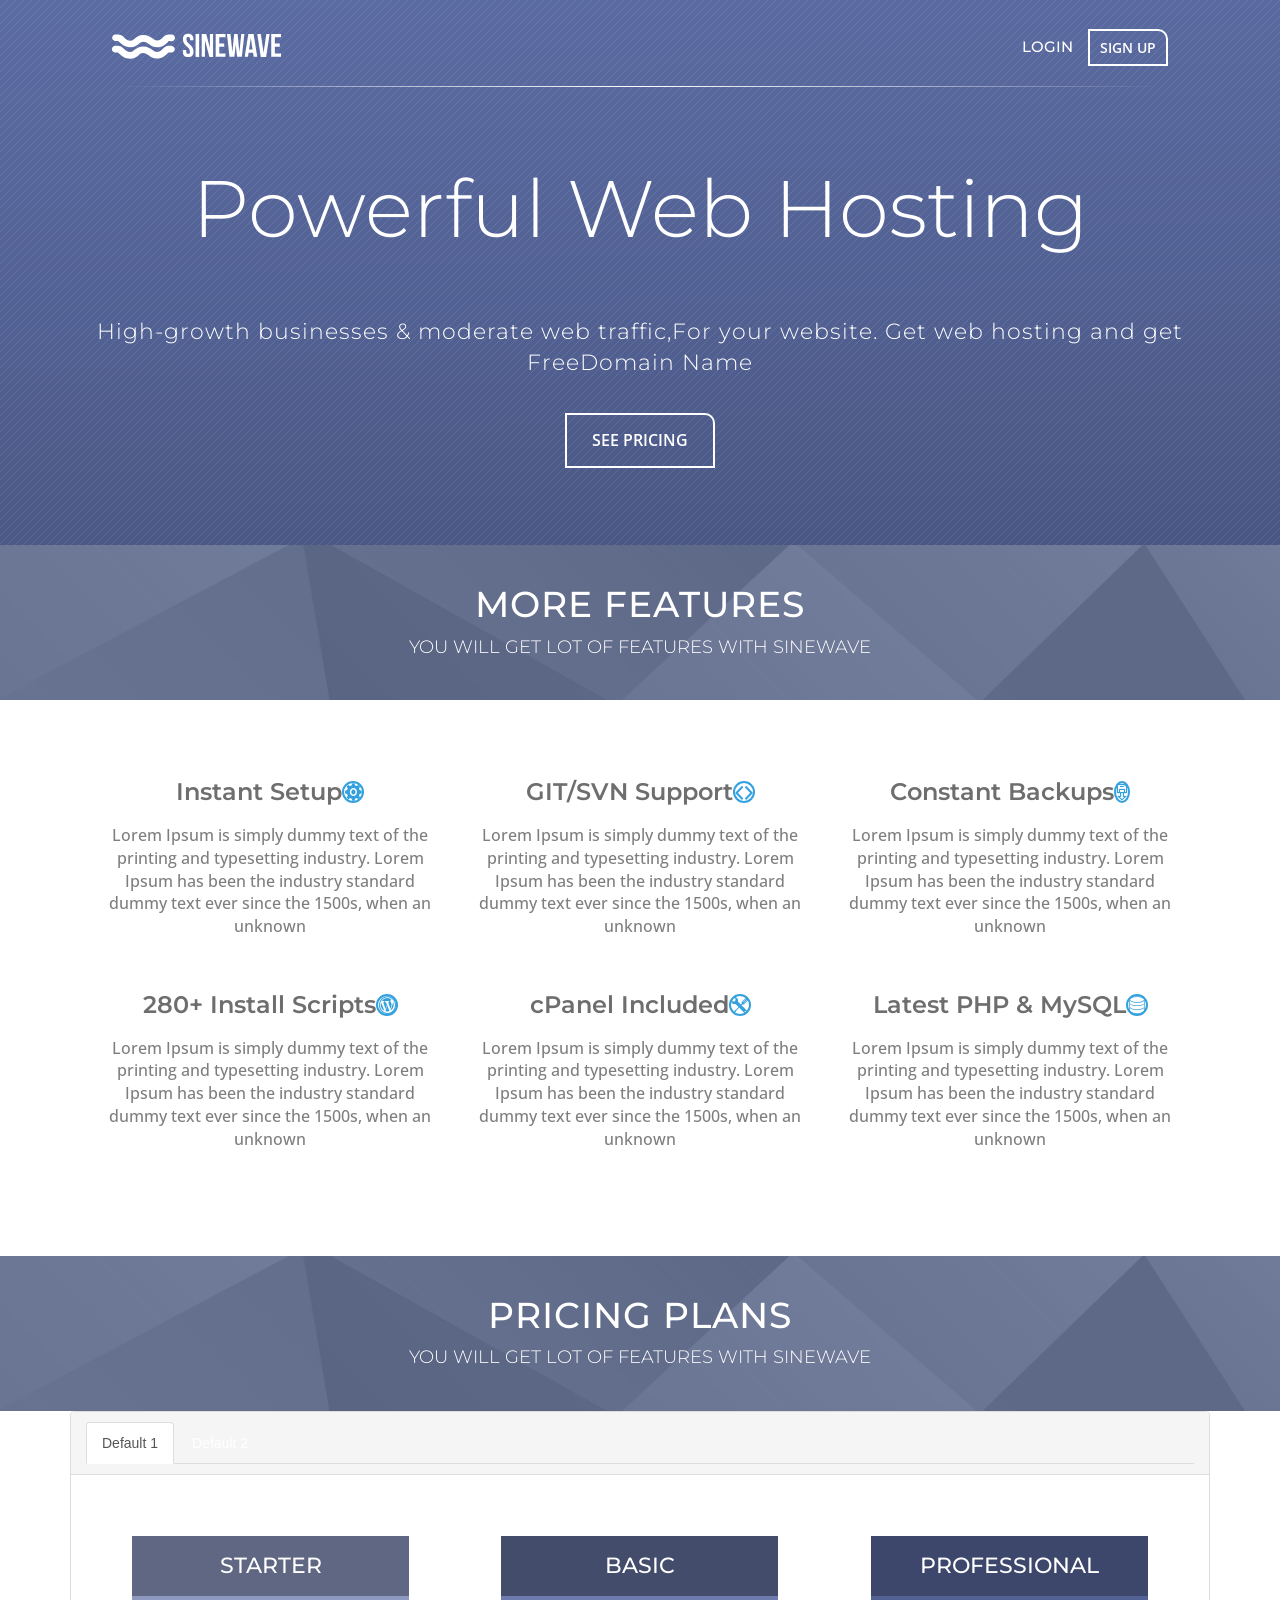
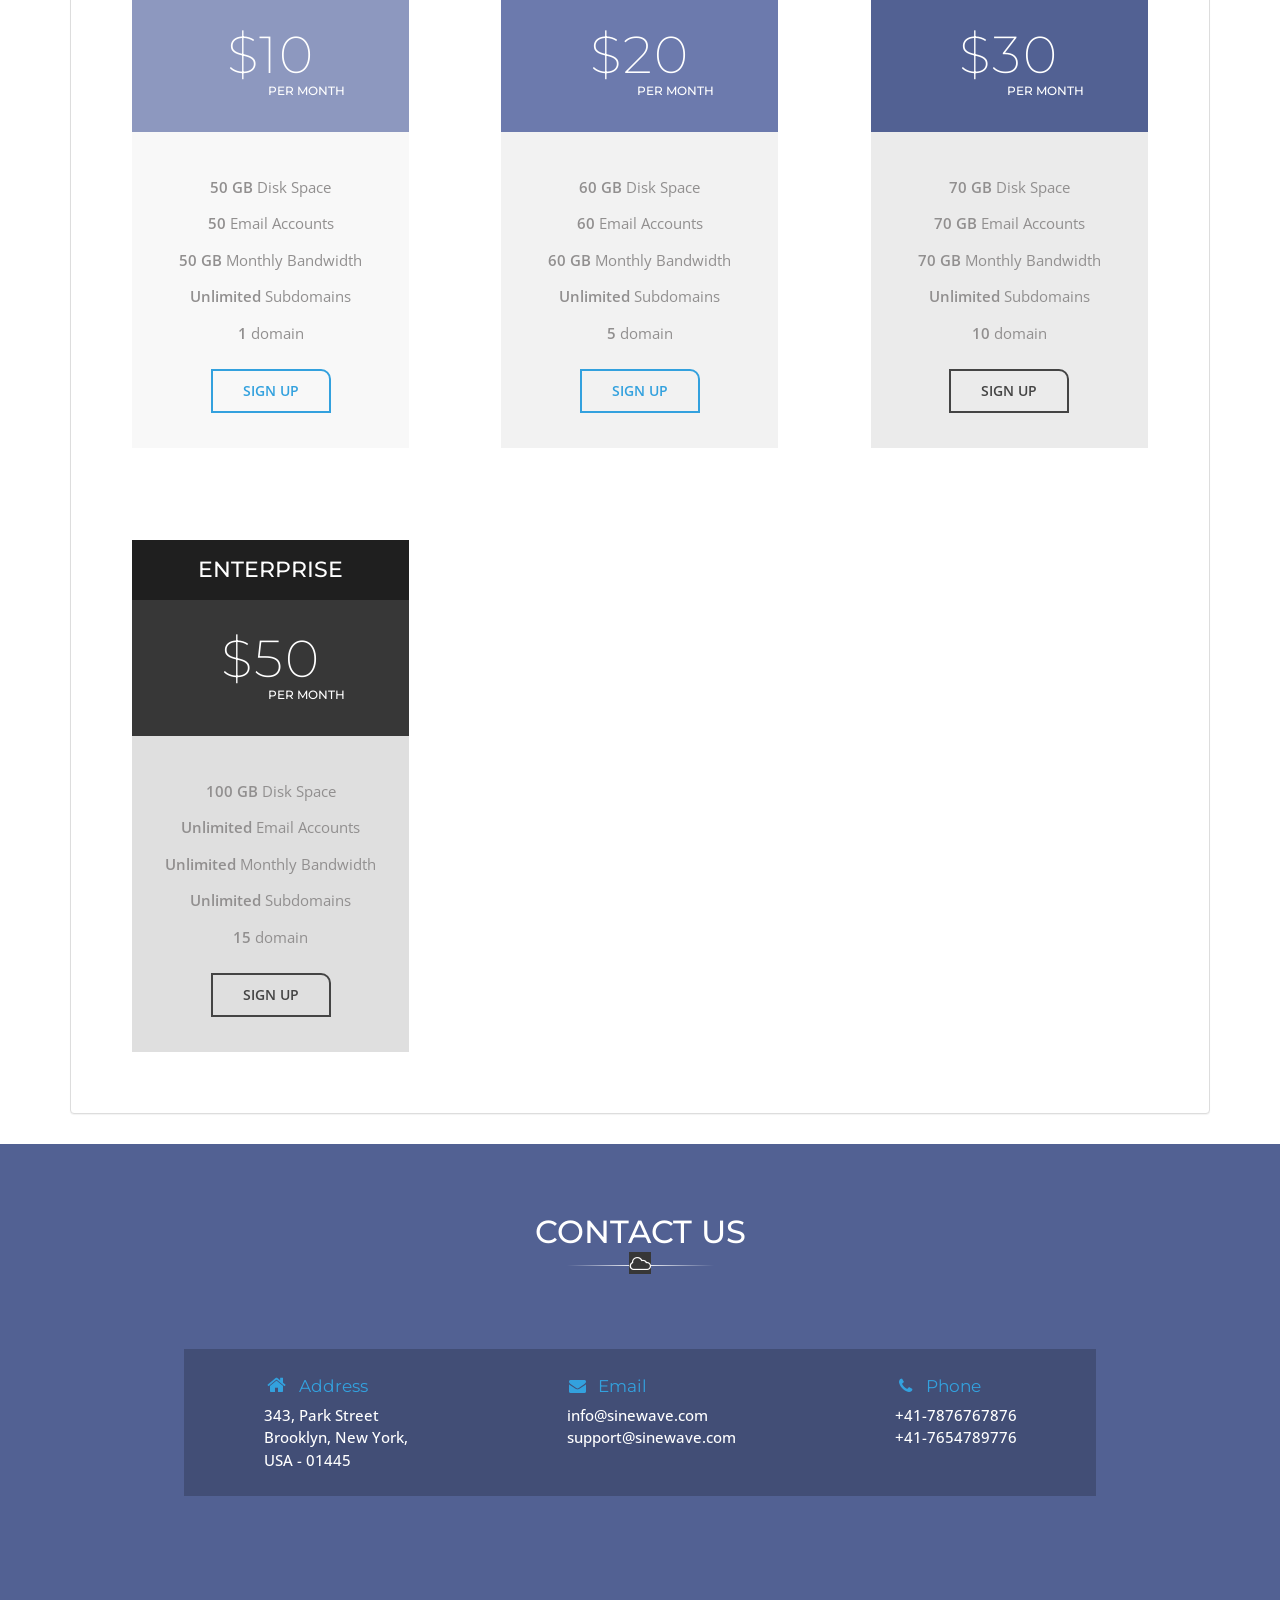
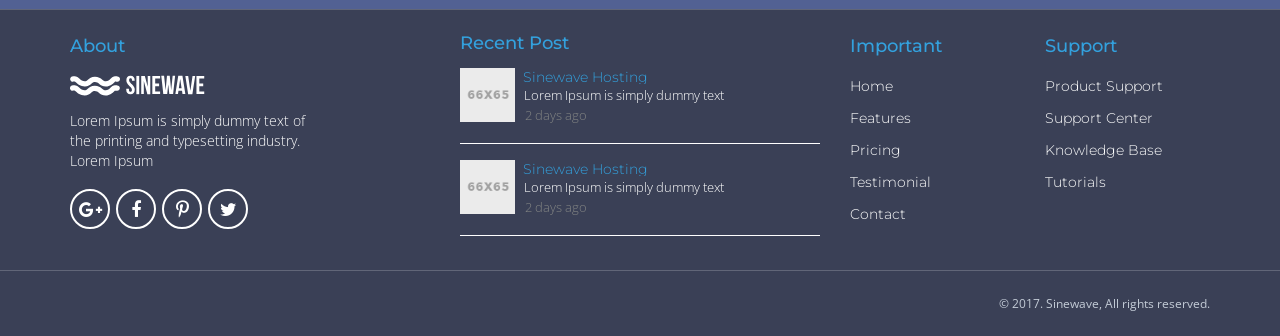
<file: html/blue-testtabs.html>
<!DOCTYPE html>
<html lang="en">
  <!--**********************************************************************************************************-->
  <!--Copyright (c) 2017 Froiden.-->
  <!--**********************************************************************************************************-->
  <head>
    <!--meta tag, meta name-->
    <meta charset="utf-8">
    <meta http-equiv="X-UA-Compatible" content="IE=edge">
    <meta name="viewport" content="width=device-width, initial-scale=1">
    <meta name="keywords" content="hosting, landing page, one page, bootstrap, scss, modern, sinewave, hosting html template">
    <meta name="description" content="Sinewave One Page Hosting Landing Page HTML Template">
    <!--website title-->
    <title>Sinewave One Page Hosting Landing Page HTML Template</title>
    <!--favicon links-->
    <link rel="shortcut icon" type="image/ico" href="favicon.ico">
    <link rel="icon" type="image/ico" href="favicon.ico">
    <!--STYLESHEETS-->
      <link type="text/css" rel="stylesheet" media="all" href="css/bootstrap.min.css">
      <link type="text/css" rel="stylesheet" media="all" href="css/main.css">
      <link type="text/css" rel="stylesheet" media="all" href="css/animate.css">
    <!--Fonts-->
      <link type="text/css" rel="stylesheet" media="all" href="https://fonts.googleapis.com/css?family=Montserrat:200,300,400,500,600,800%7COpen+Sans:300,300i,400,400i,600,700">
    <!--Icon Fonts-->
      <link type="text/css" rel="stylesheet" media="all" href="fonts/linearicons/style.css">
      <link type="text/css" rel="stylesheet" media="all" href="fonts/font-awesome-4.7.0/css/font-awesome.min.css">
      <link type="text/css" rel="stylesheet" media="all" href="css/blue.css">
  </head>
  <body class="wow fadeInDown" id="page-top" data-wow-duration="0.8s" data-wow-delay="0s" data-spy="scroll" data-target=".navbar-fixed-top">
    <div class="blue" id="template"></div>
    <!--START NAVIGATION-->
    <nav class="navbar navbar-default navigation-style navbar-fixed-top">
      <div class="container container-style">
        <!--START MOBILE NAVIGATION-->
        <div class="navbar-container">
          <div class="screen">
            <div class="menu-bg"></div>
            <div class="menu">
              <ul class="menu-splitL">

                <li><a class="login-btn" href="javascript:;">Login</a></li>
                <li class="active"><a class="btn btn-bordered btn-sm sign-up-btn" href="javascript:;"><span>Sign Up</span></a></li>
              </ul>
              <ul class="menu-splitR">

                <li><a class="login-btn" href="javascript:;">Login</a></li>
                <li class="active"><a class="btn btn-bordered btn-sm sign-up-btn" href="javascript:;"><span>Sign Up</span></a></li>
              </ul>
            </div>
          </div>
        </div>
        <!--END MOBILE NAVIGATION-->
        <div class="navbar-header">
          <div class="burger navbar-toggle">
            <div class="x"></div>
            <div class="y"></div>
            <div class="z"></div>
          </div><a href="#"><img class="img-responsive header-logo" src="images/sinewave-logo.svg" alt="Sinewave Hosting HTML Template"></a>
        </div>
        <div class="navbar-collapse nav-mobile" id="navbar">
          <ul class="nav navbar-nav navigation-top">

          </ul>
          <ul class="nav navbar-nav navbar-right">
            <li><a class="login-btn" href="javascript:;" data-toggle="modal" data-target="#loginModal">Login</a></li>
            <li class="active">
              <button class="btn btn-bordered btn-sm sign-up-btn" type="button" data-toggle="modal" data-target="#loginModal"><span>Sign Up</span></button>
            </li>
          </ul>
        </div>
      </div>
    </nav>
    <!--START HEADER-->
    <div class="header-background">
      <div class="header">
        <div class="container">
          <div class="row">
            <div class="col-md-12 container-padding">
              <div class="col-md">
                <h1 class="heading-page">Powerful Web Hosting</h1>
                <p class="sub-content">High-growth businesses & moderate web traffic,For your website. Get web hosting and get FreeDomain Name</p>
                <a class="btn btn-bordered btn-lg page-scroll wow swing" href="#pricing-plan" data-wow-duration="0.8s" data-wow-delay="0.6s"><span>See Pricing</span></a>
              </div>

              <!--carroussel-->

            </div>
          </div>
        </div>
      </div>
    </div>
    <!--END HEADER-->


    <!--START FEATURES SECTION-->
    <section>
          <div class="heading-background">
            <div class="overlay"></div>
            <div class="container">
              <div class="row">
                <div class="col-sm-12">
                  <div class="heading">
                    <h2>More Features</h2>
                    <div class="sub-heading">
                      <p>You will get lot of features with Sinewave</p>
                    </div>
                  </div>
                </div>
              </div>
            </div>
          </div>
    </section>
    <div class="features">
      <div class="container">
        <div class="col-sm-12 content-section wow fadeInDown" data-wow-duration="0.8s" data-wow-delay="0s">
          <div class="col-sm-4">
                <div>
                  <div class="heading">
                    <h3>Instant Setup<span class="circle-features icon-setup icon-align"></span></h3>
                  </div>
                  <div class="content">
                    <p>Lorem Ipsum is simply dummy text of the printing and typesetting industry. Lorem Ipsum has been the industry standard dummy text ever since the 1500s, when an unknown</p>
                  </div>
                </div>
          </div>
          <div class="col-sm-4">
                <div>
                  <div class="heading">
                    <h3>GIT/SVN Support<span class="circle-features icon-git-support icon-align"></span></h3>
                  </div>
                  <div class="content">
                    <p>Lorem Ipsum is simply dummy text of the printing and typesetting industry. Lorem Ipsum has been the industry standard dummy text ever since the 1500s, when an unknown</p>
                  </div>
                </div>
          </div>
          <div class="col-sm-4">
                <div>
                  <div class="heading">
                    <h3>Constant Backups<span class="circle-features icon-backup icon-align"></span></h3>
                  </div>
                  <div class="content">
                    <p>Lorem Ipsum is simply dummy text of the printing and typesetting industry. Lorem Ipsum has been the industry standard dummy text ever since the 1500s, when an unknown</p>
                  </div>
                </div>
          </div>
          <div class="col-sm-4">
                <div>
                  <div class="heading">
                    <h3>280+ Install Scripts<span class="circle-features icon-scripts icon-align"></span></h3>
                  </div>
                  <div class="content">
                    <p>Lorem Ipsum is simply dummy text of the printing and typesetting industry. Lorem Ipsum has been the industry standard dummy text ever since the 1500s, when an unknown</p>
                  </div>
                </div>
          </div>
          <div class="col-sm-4">
                <div>
                  <div class="heading">
                    <h3>cPanel Included<span class="circle-features icon-c-panel icon-align"></span></h3>
                  </div>
                  <div class="content">
                    <p>Lorem Ipsum is simply dummy text of the printing and typesetting industry. Lorem Ipsum has been the industry standard dummy text ever since the 1500s, when an unknown</p>
                  </div>
                </div>
          </div>
          <div class="col-sm-4">
                <div>
                  <div class="heading">
                    <h3>Latest PHP &amp; MySQL<span class="circle-features icon-latest-tech icon-align"></span></h3>
                  </div>
                  <div class="content">
                    <p>Lorem Ipsum is simply dummy text of the printing and typesetting industry. Lorem Ipsum has been the industry standard dummy text ever since the 1500s, when an unknown</p>
                  </div>
                </div>
          </div>
        </div>
      </div>
    </div>
    <!--END FEATURES SECTION-->

    <!--START PRICING PLANS-->
    <section id="pricing">
          <div class="heading-background">
            <div class="overlay"></div>
            <div class="container">
              <div class="row">
                <div class="col-sm-12">
                  <div class="heading">
                    <h2>pricing plans</h2>
                    <div class="sub-heading">
                      <p>You will get lot of features with Sinewave</p>
                    </div>
                  </div>
                </div>
              </div>
            </div>
          </div>
    </section>
    <div class="pricing-section">
      <div class="container">
        <div class="col-sm-12 col-md-12 content-section">
          <div class="panel with-nav-tabs panel-default">

          <div class="panel-heading">
                  <ul class="nav nav-tabs">
                      <li class="active"><a href="#tab1default" data-toggle="tab">Default 1</a></li>
                      <li><a href="#tab2default" data-toggle="tab">Default 2</a></li>


                  </ul>
          </div>

          <div class="panel-body">
              <div class="tab-content">
                  <div class="tab-pane fade in active" id="tab1default">

                    <div class="wow fadeInLeft main-container" data-wow-duration="1s">
                      <div class="green-container">
                        <div class="starter container-1 text-center">
                          <h1 class="heading">STARTER</h1>
                        </div>
                        <h2 class="text-digit">$10<span class="month">per month</span></h2>
                      </div>
                      <div class="gray-content-container">
                        <ul class="content-pricing">
                          <li><span class="text-important">50 GB </span>Disk Space
                          </li>
                          <li><span class="text-important">50 </span>Email Accounts
                          </li>
                          <li><span class="text-important">50 GB </span>Monthly Bandwidth
                          </li>
                          <li><span class="text-important">Unlimited </span>Subdomains
                          </li>
                          <li><span class="text-important">1 </span>domain
                          </li>
                        </ul>
                        <a class="btn-green-bordered btn-md btn" href="#" data-toggle="modal" data-target="#modal_plan1_sup" id="btn_sup_free"><span>SIGN UP</span></a>
                      </div>
                    </div>
                    <div class="wow fadeInDown main-container" data-wow-duration="1s">
                      <div class="basic-first green-container">
                        <div class="basic-container-2 container-1 text-center">
                          <h1 class="heading">BASIC</h1>
                        </div>
                        <h2 class="text-digit">$20<span class="month">per month</span></h2>
                      </div>
                      <div class="basic gray-content-container">
                        <ul class="content-pricing">
                          <li><span class="text-important">60 GB </span>Disk Space
                          </li>
                          <li><span class="text-important">60 </span>Email Accounts
                          </li>
                          <li><span class="text-important">60 GB </span>Monthly Bandwidth
                          </li>
                          <li><span class="text-important">Unlimited </span>Subdomains
                          </li>
                          <li><span class="text-important">5 </span>domain
                          </li>
                        </ul>
                        <a class="btn-green-bordered btn-md btn" href="#" data-toggle="modal" data-target="#modal_plan2_sup" id="btn_sup_2"><span>SIGN UP</span></a>
                      </div>
                    </div>
                    <div class="wow fadeInUp main-container" data-wow-duration="1s">
                      <div class="professional-first green-container">
                        <div class="professional-container-2 container-1 text-center">
                          <h1 class="heading">PROFESSIONAL</h1>
                        </div>
                        <h2 class="text-digit">$30<span class="month">per month</span></h2>
                      </div>
                      <div class="professional gray-content-container">
                        <ul class="content-pricing">
                          <li><span class="text-important">70 GB </span>Disk Space
                          </li>
                          <li><span class="text-important">70 GB </span>Email Accounts
                          </li>
                          <li><span class="text-important">70 GB </span>Monthly Bandwidth
                          </li>
                          <li><span class="text-important">Unlimited </span>Subdomains
                          </li>
                          <li><span class="text-important">10 </span>domain
                          </li>
                        </ul>
                        <a class="btn-black-bordered btn-md btn" href="#" data-toggle="modal" data-target="#modal_plan3_sup" id="btn_sup_3"><span>SIGN UP</span></a>
                      </div>
                    </div>
                    <div class="wow fadeInRight main-container" data-wow-duration="1s">
                      <div class="enterprise-first green-container">
                        <div class="enterprise-container-2 container-1 text-center">
                          <h1 class="heading">ENTERPRISE</h1>
                        </div>
                        <h2 class="text-digit">$50<span class="month">per month</span></h2>
                      </div>
                      <div class="enterprise gray-content-container">
                        <ul class="content-pricing">
                          <li><span class="text-important">100 GB </span>Disk Space
                          </li>
                          <li><span class="text-important">Unlimited </span>Email Accounts
                          </li>
                          <li><span class="text-important">Unlimited </span>Monthly Bandwidth
                          </li>
                          <li><span class="text-important">Unlimited </span>Subdomains
                          </li>
                          <li><span class="text-important">15 </span>domain
                          </li>
                        </ul>
                        <a class="btn-black-bordered btn-md btn" href="#" data-toggle="modal" data-target="#modal_plan4_sup" id="btn_sup_4" ><span>SIGN UP</span></a>
                      </div>
                    </div>


                  </div>
                  <div class="tab-pane fade" id="tab2default">


                    <div class="wow fadeInRight main-container" data-wow-duration="1s">
                      <div class="enterprise-first green-container">
                        <div class="enterprise-container-2 container-1 text-center">
                          <h1 class="heading">ENTERPRISE</h1>
                        </div>
                        <h2 class="text-digit">$50<span class="month">per month</span></h2>
                      </div>
                      <div class="enterprise gray-content-container">
                        <ul class="content-pricing">
                          <li><span class="text-important">100 GB </span>Disk Space
                          </li>
                          <li><span class="text-important">Unlimited </span>Email Accounts
                          </li>
                          <li><span class="text-important">Unlimited </span>Monthly Bandwidth
                          </li>
                          <li><span class="text-important">Unlimited </span>Subdomains
                          </li>
                          <li><span class="text-important">15 </span>domain
                          </li>
                        </ul>
                        <a class="btn-black-bordered btn-md btn" href="#"><span>SIGN UP</span></a>
                      </div>
                    </div>



                  </div>
              </div>
          </div>



        </div>
        </div>
      </div>
    </div>
    <!--END PRICING PLANS-->

    <!--START COMPARE PLANS-->

    <!--END COMPARE PLANS-->


    <!--END COMPARE PLANS-->


    <!--START CONTACT US-->
    <section class="contact-section" id="contact">
      <div class="container">
        <div class="row">
          <div class="col-sm-12">
            <h2 class="heading">Contact Us<span class="text-center"><span class="style-line"></span><span class="icon-heading icon-bg"></span></span></h2>
            <div class="contact-info">
              <div class="mobile-device"><span class="fa fa-home fa-fw style"></span><span class="heading-info">Address</span>
                <div class="address-content">343, Park Street<br>Brooklyn, New York,<br>USA - 01445</div>
              </div>
              <div class="mobile-device"><span class="fa fa-envelope fa-fw style"></span><span class="heading-info">Email</span>
                <div class="address-content">info@sinewave.com<br>support@sinewave.com</div>
              </div>
              <div class="mobile-device"><span class="fa fa-phone fa-fw style"></span><span class="heading-info">Phone</span>
                <div class="address-content">+41-7876767876<br>+41-7654789776</div>
              </div>
            </div>



          </div>
        </div>
      </div>
    </section>
    <!--END CONTACT US-->

    <!--START SUBSCRIBE SECTION-->

    <!--END SUBSCRIBE SECTION-->

    <!--START FOOTER-->
    <div class="footer">
      <div class="container">
        <div class="row">
          <div class="col-md-4 col-sm-6">
            <ul class="heading text-xs-center">
              <li>About</li>
              <li><img class="img-logo" src="images/sinewave-logo.svg" alt="Logo"></li>
              <li>
                <p class="about-text">Lorem Ipsum is simply dummy text of the printing and typesetting industry. Lorem Ipsum</p>
              </li>
              <li>
                <div class="social-icons"><a href="#"><i class="fa fw fa-google-plus"></i></a><a href="#"><i class="fa fw fa-facebook"></i></a><a href="#"><i class="fa fw fa-pinterest-p"></i></a><a href="#"><i class="fa fw fa-twitter"></i></a></div>
              </li>
            </ul>
          </div>
          <div class="col-md-4 col-sm-6">
            <ul class="recent-post">
              <li>Recent Post</li>
              <li><img class="post" src="images/recent-post.png" alt="Logo">
                <p><a href="#">Sinewave Hosting</a></p><span class="content-post">Lorem Ipsum is simply dummy text<br><span class="days">2 days ago</span></span>
              </li>
              <li><img class="post" src="images/recent-post.png" alt="Logo">
                <p><a href="#">Sinewave Hosting</a></p><span class="content-post">Lorem Ipsum is simply dummy text<br><span class="days">2 days ago</span></span>
              </li>
            </ul>
          </div>
          <div class="col-md-2 col-sm-6 clear">
            <ul class="heading">
              <li>Important</li>
              <li><a href="#">Home</a></li>
              <li><a href="#">Features</a></li>
              <li><a href="#">Pricing</a></li>
              <li><a href="#">Testimonial</a></li>
              <li><a href="#">Contact</a></li>
            </ul>
          </div>
          <div class="col-md-2 col-sm-6">
            <ul class="heading">
              <li>Support</li>
              <li><a href="#">Product Support</a></li>
              <li><a href="#">Support Center</a></li>
              <li><a href="#">Knowledge Base</a></li>
              <li><a href="#">Tutorials</a></li>
            </ul>
          </div>
        </div>
      </div>
    </div>
    <div class="footer-bottom">
      <div class="container">
        <div class="row">
          <div class="col-md-12">
            <p>© 2017. Sinewave, All rights reserved.</p>
          </div>
        </div>
      </div>
    </div><!--END FOOTER--><a class="back-top page-scroll" data-scroll="" href="#page-top"><span class="lnr lnr-chevron-up"></span></a>
    <!--SCRIPTS-->
        <script src="js/jquery-2.2.4.min.js"></script>
        <script src="js/wow.min.js"></script>
        <script src="js/bootstrap.min.js"></script>
        <script src="js/infobox.js"></script>
        <script src="js/jquery.easing.min.js"></script>
        <script src="js/classie.js"></script>

    <!--LOGIN MODAL-->
    <div class="modal fade" id="loginModal" tabindex="-1" role="dialog" aria-hidden="true">
      <div class="modal-dialog">
        <div class="modal-content">
          <div class="modal-header">
            <button class="close" type="button" data-dismiss="modal"><span aria-hidden="true">&times;</span><span class="sr-only">Close</span></button>
          </div>
          <div class="modal-body">
            <div class="row">
              <div class="col-sm-6">
                <div class="login-img-container"><img class="img-reset" src="images/login.svg" alt="Sinewave - Powerful Web Hosting"></div>
              </div>
              <div class="col-sm-6">
                <div class="login-form" id="login">
                  <div class="model-form-heading text-center">Welcome To Sinewave</div>
                  <div class="form-sub-content">Lorem Ipsum is simply dummy text of the printing online editing.</div>
                  <div class="form-modal-container">
                    <div class="form-group">
                      <input class="form-control edit-form-input" id="usr" type="text" placeholder="Name">
                    </div>
                    <div class="form-group">
                      <input class="form-control edit-form-input" id="pwd" type="password" placeholder="Password">
                    </div><a class="forget-password text-left" id="forgotFormBtn" href="javascript:;">Forget Password?</a>
                    <button class="btn btn-success btn-xs btn-rounded text-center" type="button">Submit</button>
                    <div class="account">Don't have an account?<a href="javascript:;" id="signUpModal">Sign Up</a></div>
                  </div>
                </div>
                <div class="signup-form" id="signUp">
                  <div class="model-form-heading text-center">Welcome To Sinewave</div>
                  <div class="form-sub-content">Lorem Ipsum is simply dummy text of the printing online editing.</div>
                  <div class="form-modal-container">
                    <div class="alert alert-success" role="alert">Successfully Registered</div>
                    <div class="form-group">
                      <input class="form-control edit-form-input" id="name" type="text" placeholder="Name">
                    </div>
                    <div class="form-group">
                      <input class="form-control edit-form-input" id="user-email" type="text" placeholder="email">
                    </div>
                    <div class="form-group">
                      <input class="form-control edit-form-input" id="password" type="password" placeholder="Password">
                    </div>
                    <button class="btn btn-success btn-xs btn-rounded text-center" type="button">Submit</button>
                    <div class="account">Already have account<a href="javascript:;" id="formloginModal">Login</a></div>
                  </div>
                </div>
                <div class="forget-password-field" id="forgetPassword">
                  <div class="model-form-heading text-center">Reset your password</div>
                  <div class="form-sub-content">Lorem Ipsum is simply dummy text of the Printing.</div>
                  <div class="form-modal-container">
                    <div class="form-group">
                      <input class="form-control edit-form-input" id="email-reset" type="text" placeholder="email">
                    </div>
                    <button class="btn btn-success btn-xs btn-rounded text-center" type="button">Submit</button>
                    <div class="account"><a href="javascript:;" id="modal-login-btn">Back to Login</a></div>
                  </div>
                </div>
              </div>
            </div>
          </div>
        </div>
      </div>
    </div>

    <!-- Modal plan1 sup -->
    <div class="modal fade" id="modal_plan1_sup" tabindex="-1" role="dialog" aria-labelledby="exampleModalLabel" aria-hidden="true">
      <div class="modal-dialog form" role="document">
        <div class="modal-content" >


          <div class="popup-body" id="body_sup_1" >
            Material/standard/grade: Indicate if different from current material page (optional)
Form: Indicate form (optional; refer to Forms on home page for examples)

            <form id="contact-form_sup_free" role="form" style="">
              <input  type="hidden" name="plan" value="free-supplier" >


                            <div class="messages"></div>

                            <div class="controls">
                <div class="row">

                                    <div class="col-md-12">
                                      <div class="form-group">
                                          <label for="form_email">Email *</label>
                                          <input id="form_email" type="email" name="email" class="form-control" placeholder="Please enter your email *" required="required" data-error="Valid email is required.">
                                          <div class="help-block with-errors"></div>
                                      </div>


                                    </div>
                                </div>

                                <div class="row">
                                    <div class="col-md-6">
                                        <div class="form-group">
                                            <label for="form_name">Name *</label>
                                            <input id="form_name" type="text" name="name" class="form-control" placeholder="Please enter your firstname *" required="required" data-error="Firstname is required.">
                                            <div class="help-block with-errors"></div>
                                        </div>
                                    </div>
                                    <div class="col-md-6">
                                      <div class="form-group">
                                          <label for="form_jobtitle">Job title *</label>
                                          <input id="form_jobtitle" type="text" name="Job Title" class="form-control" placeholder="Please enter your Job Title *" required="required" data-error="Valid Job title is required.">
                                          <div class="help-block with-errors"></div>
                                      </div>


                                    </div>
                                </div>
                                <div class="row">
                                    <div class="col-md-6">
                                      <div class="form-group">
                                          <label for="form_company">Organization *</label>
                                          <input id="form_company" type="text" name="Organization" class="form-control" placeholder="Please enter your organization name *" required="required" data-error="Company name is required.">
                                          <div class="help-block with-errors"></div>
                                      </div>
                                    </div>
                                    <div class="col-md-6">
                                        <div class="form-group">
                                            <label for="mat_name">Material name *</label>
                                            <input id="mat_name" name="Material name" class="form-control" required="required" data-error="Please specify material name.">

                                            <div class="help-block with-errors"></div>
                                        </div>
                                    </div>
                                </div>
                                <div class="row">

                					<div class="col-md-12">
                                        <div class="form-group">
                                            <label for="form_message">Message *</label>
                                            <textarea id="form_message" name="message" class="form-control" placeholder="Please specify material information regarding Material/standard/grade and form" rows="4" required="required" data-error="Please, leave us a message."></textarea>
                                            <div class="help-block with-errors"></div>
                                        </div>
                                    </div><div class="col-md-12">
                                        <div class="form-group">

                                            <input type="checkbox" name="terms" value="Accept" required="required" data-error="Please accept terms and conditions to proced" style="
                zoom: 1.5;
            "> I have read and agreed to the Matmatch Terms and Conditions and Privacy Policy.<br>
                                            <div class="help-block with-errors"></div>
                                        </div>
                                    </div>
                                    <div class="col-md-12">
                                        <input type="submit" class="btn btn-success btn-send" value="Send message" id="btn_sup_free_s">
                                    </div>
                                </div>
                            </div>

                        </form>

            <div id="request_sent_1" style= "display:none;">
              Thank you for sending the request

            </div>
          </div>
        </div>
      </div>
    </div>

    <!-- Modal plan2 sup -->
    <div class="modal fade" id="modal_plan2_sup" tabindex="-1" role="dialog" aria-labelledby="exampleModalLabel" aria-hidden="true">
      <div class="modal-dialog form" role="document">
        <div class="modal-content" >


          <div class="popup-body" id="body_sup_2" >

              <form id="contact-form_sup_2" role="form" style="">
                Material/standard/grade: Indicate if different from current material page (optional)
Form: Indicate form (optional; refer to Forms on home page for examples)
Dimensions: Indicate dimensions (optional)
Other: Preferred origin, compliance with standards, etc. (optional)
                <input  type="hidden" name="plan" value="standard-supplier" >

                              <div class="messages"></div>

                              <div class="controls">
                  <div class="row">

                                      <div class="col-md-12">
                                        <div class="form-group">
                                            <label for="form_email">Email *</label>
                                            <input id="form_email" type="email" name="email" class="form-control" placeholder="Please enter your email *" required="required" data-error="Valid email is required.">
                                            <div class="help-block with-errors"></div>
                                        </div>


                                      </div>
                                  </div>

                                  <div class="row">
                                      <div class="col-md-6">
                                          <div class="form-group">
                                              <label for="form_name">Name *</label>
                                              <input id="form_name" type="text" name="name" class="form-control" placeholder="Please enter your firstname *" required="required" data-error="Firstname is required.">
                                              <div class="help-block with-errors"></div>
                                          </div>
                                      </div>
                                      <div class="col-md-6">
                                        <div class="form-group">
                                            <label for="form_jobtitle">Job title *</label>
                                            <input id="form_jobtitle" type="text" name="Job Title" class="form-control" placeholder="Please enter your Job Title *" required="required" data-error="Valid Job title is required.">
                                            <div class="help-block with-errors"></div>
                                        </div>


                                      </div>
                                  </div>
                                  <div class="row">
                                      <div class="col-md-6">
                                        <div class="form-group">
                                            <label for="form_company">Organization *</label>
                                            <input id="form_company" type="text" name="Organization" class="form-control" placeholder="Please enter your organization name *" required="required" data-error="Company name is required.">
                                            <div class="help-block with-errors"></div>
                                        </div>
                                      </div>
                                      <div class="col-md-6">
                                          <div class="form-group">
                                            <label for="mat_name">Material name *</label>
                                            <input id="mat_name" name="Material name" class="form-control" required="required" data-error="Please specify material name.">
                                              <div class="help-block with-errors"></div>
                                          </div>
                                      </div>
                                  </div>
                                  <div class="row">

                  					<div class="col-md-12">
                                          <div class="form-group">
                                              <label for="form_message">Message *</label>
                                              <textarea id="form_message" name="message" class="form-control" placeholder="State all the specificatinos of the supplier you are looking. Country, estimated delivery, material specifications, standards and order quantity." rows="4" required="required" data-error="Please, leave us a message."></textarea>
                                              <div class="help-block with-errors"></div>
                                          </div>
                                      </div><div class="col-md-12">
                                          <div class="form-group">

                                              <input type="checkbox" name="terms" value="Accept" required="required" data-error="Please accept terms and conditions to proced" style="
                  zoom: 1.5;
              "> I have read and agreed to the Matmatch Terms and Conditions and Privacy Policy.<br>
                                              <div class="help-block with-errors"></div>
                                          </div>
                                      </div>
                                      <div class="col-md-12">
                                          <input type="submit" class="btn btn-success btn-send" value="Send message" id="btn_sup_2_s">
                                      </div>
                                  </div>
                              </div>

                          </form>

            <div id="request_sent_2" style= "display:none;">
                <div class="row">
                  <div class="col-md-12">
                      Thank you for sending the request 2
                  </div>
                </div>

                <div class="row">
                  <div class="col-md-12">
                      You selected the plan X
                  </div>
                </div>

              <div class="row">
                <div class="col-md-12">
                    <input type="submit" class="btn btn-success btn-send" value="Pay $20" id="btn_sup_2_p" >
                </div>
            </div>

            </div>

            <div id="request_sent_2_p" style= "display:none;">
                <div class="row">
                  <div class="col-md-12">
                      Awesome you have been selected and got it for free
                  </div>
                </div>

                <div class="row">
                  <div class="col-md-12">
                      Wait for our response
                  </div>
                </div>

            </div>

            </div>
          </div>
        </div>
      </div>
    </div>



    <!-- Modal plan3 sup -->
    <div class="modal fade" id="modal_plan3_sup" tabindex="-1" role="dialog" aria-labelledby="exampleModalLabel" aria-hidden="true">
      <div class="modal-dialog form" role="document">
        <div class="modal-content" >


          <div class="popup-body" id="body_sup_3" >
            Material/standard/grade: Indicate if different from current material page (optional)<br>
Form: Indicate form (optional; refer to Forms on home page for examples)<br>
Dimensions: Indicate dimensions (optional)<br>
Availability and delivery terms: Specify (optional)<br>
Other: Preferred origin, compliance with standards, etc. (optional)<br>
<br>

            <form id="contact-form_sup_3" role="form" style="">

              <input  type="hidden" name="plan" value="customized-supplier" >

                            <div class="messages"></div>

                            <div class="controls">
                <div class="row">

                                    <div class="col-md-12">
                                      <div class="form-group">
                                          <label for="form_email">Email *</label>
                                          <input id="form_email" type="email" name="email" class="form-control" placeholder="Please enter your email *" required="required" data-error="Valid email is required.">
                                          <div class="help-block with-errors"></div>
                                      </div>


                                    </div>
                                </div>

                                <div class="row">
                                    <div class="col-md-6">
                                        <div class="form-group">
                                            <label for="form_name">Name *</label>
                                            <input id="form_name" type="text" name="name" class="form-control" placeholder="Please enter your firstname *" required="required" data-error="Firstname is required.">
                                            <div class="help-block with-errors"></div>
                                        </div>
                                    </div>
                                    <div class="col-md-6">
                                      <div class="form-group">
                                          <label for="form_jobtitle">Job title *</label>
                                          <input id="form_jobtitle" type="text" name="Job Title" class="form-control" placeholder="Please enter your Job Title *" required="required" data-error="Valid Job title is required.">
                                          <div class="help-block with-errors"></div>
                                      </div>


                                    </div>
                                </div>
                                <div class="row">
                                    <div class="col-md-6">
                                      <div class="form-group">
                                          <label for="form_company">Organization *</label>
                                          <input id="form_company" type="text" name="Organization" class="form-control" placeholder="Please enter your organization name *" required="required" data-error="Company name is required.">
                                          <div class="help-block with-errors"></div>
                                      </div>
                                    </div>
                                    <div class="col-md-6">
                                        <div class="form-group">
                                          <label for="mat_name">Material name *</label>
                                          <input id="mat_name" name="Material name" class="form-control" required="required" data-error="Please specify material name.">
                                            <div class="help-block with-errors"></div>
                                        </div>
                                    </div>
                                </div>
                                <div class="row">

                					<div class="col-md-12">
                                        <div class="form-group">
                                            <label for="form_message">Message *</label>
                                            <textarea id="form_message" name="message" class="form-control" placeholder="State all the specificatinos of the supplier you are looking. Country, estimated delivery, material specifications, standards and order quantity." rows="4" required="required" data-error="Please, leave us a message."></textarea>
                                            <div class="help-block with-errors"></div>
                                        </div>
                                    </div><div class="col-md-12">
                                        <div class="form-group">

                                            <input type="checkbox" name="terms" value="Accept" required="required" data-error="Please accept terms and conditions to proced" style="
                zoom: 1.5;
            "> I have read and agreed to the Matmatch Terms and Conditions and Privacy Policy.<br>
                                            <div class="help-block with-errors"></div>
                                        </div>
                                    </div>
                                    <div class="col-md-12">
                                        <input type="submit" class="btn btn-success btn-send" value="Send message" id="btn_sup_3_s">
                                    </div>
                                </div>
                            </div>

                        </form>

            <div id="request_sent_3" style= "display:none;">
                <div class="row">
                  <div class="col-md-12">
                      Thank you for sending the request 3
                  </div>
                </div>

                <div class="row">
                  <div class="col-md-12">
                      You selected the plan X
                  </div>
                </div>

              <div class="row">
                <div class="col-md-12">
                    <input type="submit" class="btn btn-success btn-send" value="Pay $20" id="btn_sup_3_p" >
                </div>
            </div>

            </div>

            <div id="request_sent_3_p" style= "display:none;">
                <div class="row">
                  <div class="col-md-12">
                      Awesome you have been selected and got it for free
                  </div>
                </div>

                <div class="row">
                  <div class="col-md-12">
                      Wait for our response
                  </div>
                </div>

            </div>
          </div>
        </div>
      </div>
    </div>


    <!-- Modal plan4 mat -->
    <div class="modal fade" id="modal_plan4_sup" tabindex="-1" role="dialog" aria-labelledby="exampleModalLabel" aria-hidden="true">
      <div class="modal-dialog form" role="document">
        <div class="modal-content" >


          <div class="popup-body" id="body_sup_4" >
            Find value: State property (obligatory) and parameters e.g. temperature (optional)
Check value: State property and value (obligatory)  / suggest alternative value and/or reference (optional)

            <form id="contact-form_sup_4" method="post" action="contact.php" role="form">
              <form id="contact-form_sup_4" role="form" style="">
                <input  type="hidden" name="plan" value="free-material" >

                              <div class="messages"></div>

                              <div class="controls">
                  <div class="row">

                                      <div class="col-md-12">
                                        <div class="form-group">
                                            <label for="form_email">Email *</label>
                                            <input id="form_email" type="email" name="email" class="form-control" placeholder="Please enter your email *" required="required" data-error="Valid email is required.">
                                            <div class="help-block with-errors"></div>
                                        </div>


                                      </div>
                                  </div>

                                  <div class="row">
                                      <div class="col-md-6">
                                          <div class="form-group">
                                              <label for="form_name">Name *</label>
                                              <input id="form_name" type="text" name="name" class="form-control" placeholder="Please enter your firstname *" required="required" data-error="Firstname is required.">
                                              <div class="help-block with-errors"></div>
                                          </div>
                                      </div>
                                      <div class="col-md-6">
                                        <div class="form-group">
                                            <label for="form_jobtitle">Job title *</label>
                                            <input id="form_jobtitle" type="text" name="Job Title" class="form-control" placeholder="Please enter your Job Title *" required="required" data-error="Valid Job title is required.">
                                            <div class="help-block with-errors"></div>
                                        </div>


                                      </div>
                                  </div>
                                  <div class="row">
                                      <div class="col-md-6">
                                        <div class="form-group">
                                            <label for="form_company">Organization *</label>
                                            <input id="form_company" type="text" name="Organization" class="form-control" placeholder="Please enter your organization name *" required="required" data-error="Company name is required.">
                                            <div class="help-block with-errors"></div>
                                        </div>
                                      </div>
                                      <div class="col-md-6">
                                          <div class="form-group">
                                              <label for="form_need">Please specify your request *</label>
                                              <select id="form_need" name="need" class="form-control" required="required" data-error="Please specify your need.">
                                                  <option value=""></option>
                                                  <option value="Request quotation">Request quotation</option>
                                                  <option value="Request order status">Request order status</option>
                                                  <option value="Request copy of an invoice">Request copy of an invoice</option>
                                                  <option value="Other">Other</option>
                                              </select>
                                              <div class="help-block with-errors"></div>
                                          </div>
                                      </div>
                                  </div>
                                  <div class="row">

                  					<div class="col-md-12">
                                          <div class="form-group">
                                              <label for="form_message">Message *</label>
                                              <textarea id="form_message" name="message" class="form-control" placeholder="State all the specificatinos of the supplier you are looking. Country, estimated delivery, material specifications, standards and order quantity." rows="4" required="required" data-error="Please, leave us a message."></textarea>
                                              <div class="help-block with-errors"></div>
                                          </div>
                                      </div><div class="col-md-12">
                                          <div class="form-group">

                                              <input type="checkbox" name="terms" value="Accept" required="required" data-error="Please accept terms and conditions to proced" style="
                  zoom: 1.5;
              "> I have read and agreed to the Matmatch Terms and Conditions and Privacy Policy.<br>
                                              <div class="help-block with-errors"></div>
                                          </div>
                                      </div>
                                      <div class="col-md-12">
                                          <input type="submit" class="btn btn-success btn-send" value="Send message" id="btn_sup_4_s">
                                      </div>
                                  </div>
                              </div>

                          </form>

            <div id="request_sent_4" style= "display:none;">
                <div class="row">
                  <div class="col-md-12">
                      Thank you for sending the request 4
                  </div>
                </div>

                <div class="row">
                  <div class="col-md-12">
                      You selected the plan X
                  </div>
                </div>

            </div>

          </div>
        </div>
      </div>
    </div>



    <!-- Modal plan5 mat -->
    <div class="modal fade" id="modal_plan5_sup" tabindex="-1" role="dialog" aria-labelledby="exampleModalLabel" aria-hidden="true">
      <div class="modal-dialog form" role="document">
        <div class="modal-content" >


          <div class="popup-body" id="body_sup_5" >
            Find value: State property (mandatory) and parameters e.g. temperature (optional)
Check value: State property and value (mandatory)  / suggest alternative value and/or reference (optional)
Find equivalent standard: Indicate country and/or standard organization (mandatory)
Find alternative material: Indicate required standards and/or properties and values (mandatory)
Check suitability: Specify application (mandatory; refer to Applications on home page for examples)
              <form id="contact-form_sup_5" role="form" style="">
                <input  type="hidden" name="plan" value="customized-material" >

                <div class="messages"></div>

                <div class="controls">
    <div class="row">

                        <div class="col-md-12">
                          <div class="form-group">
                              <label for="form_email">Email *</label>
                              <input id="form_email" type="email" name="email" class="form-control" placeholder="Please enter your email *" required="required" data-error="Valid email is required.">
                              <div class="help-block with-errors"></div>
                          </div>


                        </div>
                    </div>

                    <div class="row">
                        <div class="col-md-6">
                            <div class="form-group">
                                <label for="form_name">Name *</label>
                                <input id="form_name" type="text" name="name" class="form-control" placeholder="Please enter your firstname *" required="required" data-error="Firstname is required.">
                                <div class="help-block with-errors"></div>
                            </div>
                        </div>
                        <div class="col-md-6">
                          <div class="form-group">
                              <label for="form_jobtitle">Job title *</label>
                              <input id="form_jobtitle" type="text" name="Job Title" class="form-control" placeholder="Please enter your Job Title *" required="required" data-error="Valid Job title is required.">
                              <div class="help-block with-errors"></div>
                          </div>


                        </div>
                    </div>
                    <div class="row">
                        <div class="col-md-6">
                          <div class="form-group">
                              <label for="form_company">Organization *</label>
                              <input id="form_company" type="text" name="Organization" class="form-control" placeholder="Please enter your organization name *" required="required" data-error="Company name is required.">
                              <div class="help-block with-errors"></div>
                          </div>
                        </div>
                        <div class="col-md-6">
                            <div class="form-group">
                                <label for="form_need">Please specify your request *</label>
                                <select id="form_need" name="need" class="form-control" required="required" data-error="Please specify your need.">
                                    <option value=""></option>
                                    <option value="Request quotation">Request quotation</option>
                                    <option value="Request order status">Request order status</option>
                                    <option value="Request copy of an invoice">Request copy of an invoice</option>
                                    <option value="Other">Other</option>
                                </select>
                                <div class="help-block with-errors"></div>
                            </div>
                        </div>
                    </div>
                    <div class="row">

    					<div class="col-md-12">
                            <div class="form-group">
                                <label for="form_message">Message *</label>
                                <textarea id="form_message" name="message" class="form-control" placeholder="State all the specificatinos of the supplier you are looking. Country, estimated delivery, material specifications, standards and order quantity." rows="4" required="required" data-error="Please, leave us a message."></textarea>
                                <div class="help-block with-errors"></div>
                            </div>
                        </div><div class="col-md-12">
                            <div class="form-group">

                                <input type="checkbox" name="terms" value="Accept" required="required" data-error="Please accept terms and conditions to proced" style="
    zoom: 1.5;
"> I have read and agreed to the Matmatch Terms and Conditions and Privacy Policy.<br>
                                <div class="help-block with-errors"></div>
                            </div>
                        </div>
                        <div class="col-md-12">
                            <input type="submit" class="btn btn-success btn-send" value="Send message" id="btn_sup_5_s">
                        </div>
                    </div>
                </div>

            </form>

            <div id="request_sent_5" style= "display:none;">
                <div class="row">
                  <div class="col-md-12">
                      Thank you for sending the request 5
                  </div>
                </div>

                <div class="row">
                  <div class="col-md-12">
                      You selected the plan X
                  </div>
                </div>

              <div class="row">
                <div class="col-md-12">
                    <input type="submit" class="btn btn-success btn-send" value="Pay $20" id="btn_sup_5_p" >
                </div>
            </div>

            </div>

            <div id="request_sent_5_p" style= "display:none;">
                <div class="row">
                  <div class="col-md-12">
                      Awesome you have been selected and got it for free
                  </div>
                </div>

                <div class="row">
                  <div class="col-md-12">
                      Wait for our response
                  </div>
                </div>

            </div>
          </div>
        </div>
      </div>
    </div>



  </body>
<!-- form stylesheet -->
  <style>
  body {
  font-family: 'Lato', sans-serif;
}

h1 {
  margin-bottom: 40px;
}

label {
  color: #333;
}

.popup-body{
  margin: 40px;
  margin-bottom: 10px;

}

.btn-send {
  font-weight: 300;
  text-transform: uppercase;
  letter-spacing: 0.2em;
  margin-bottom: 20px;
}

.help-block.with-errors {
  color: #ff5050;
  margin-top: 5px;
}
  </style>

<script src="js/custom.js"></script>
</html>
</file>
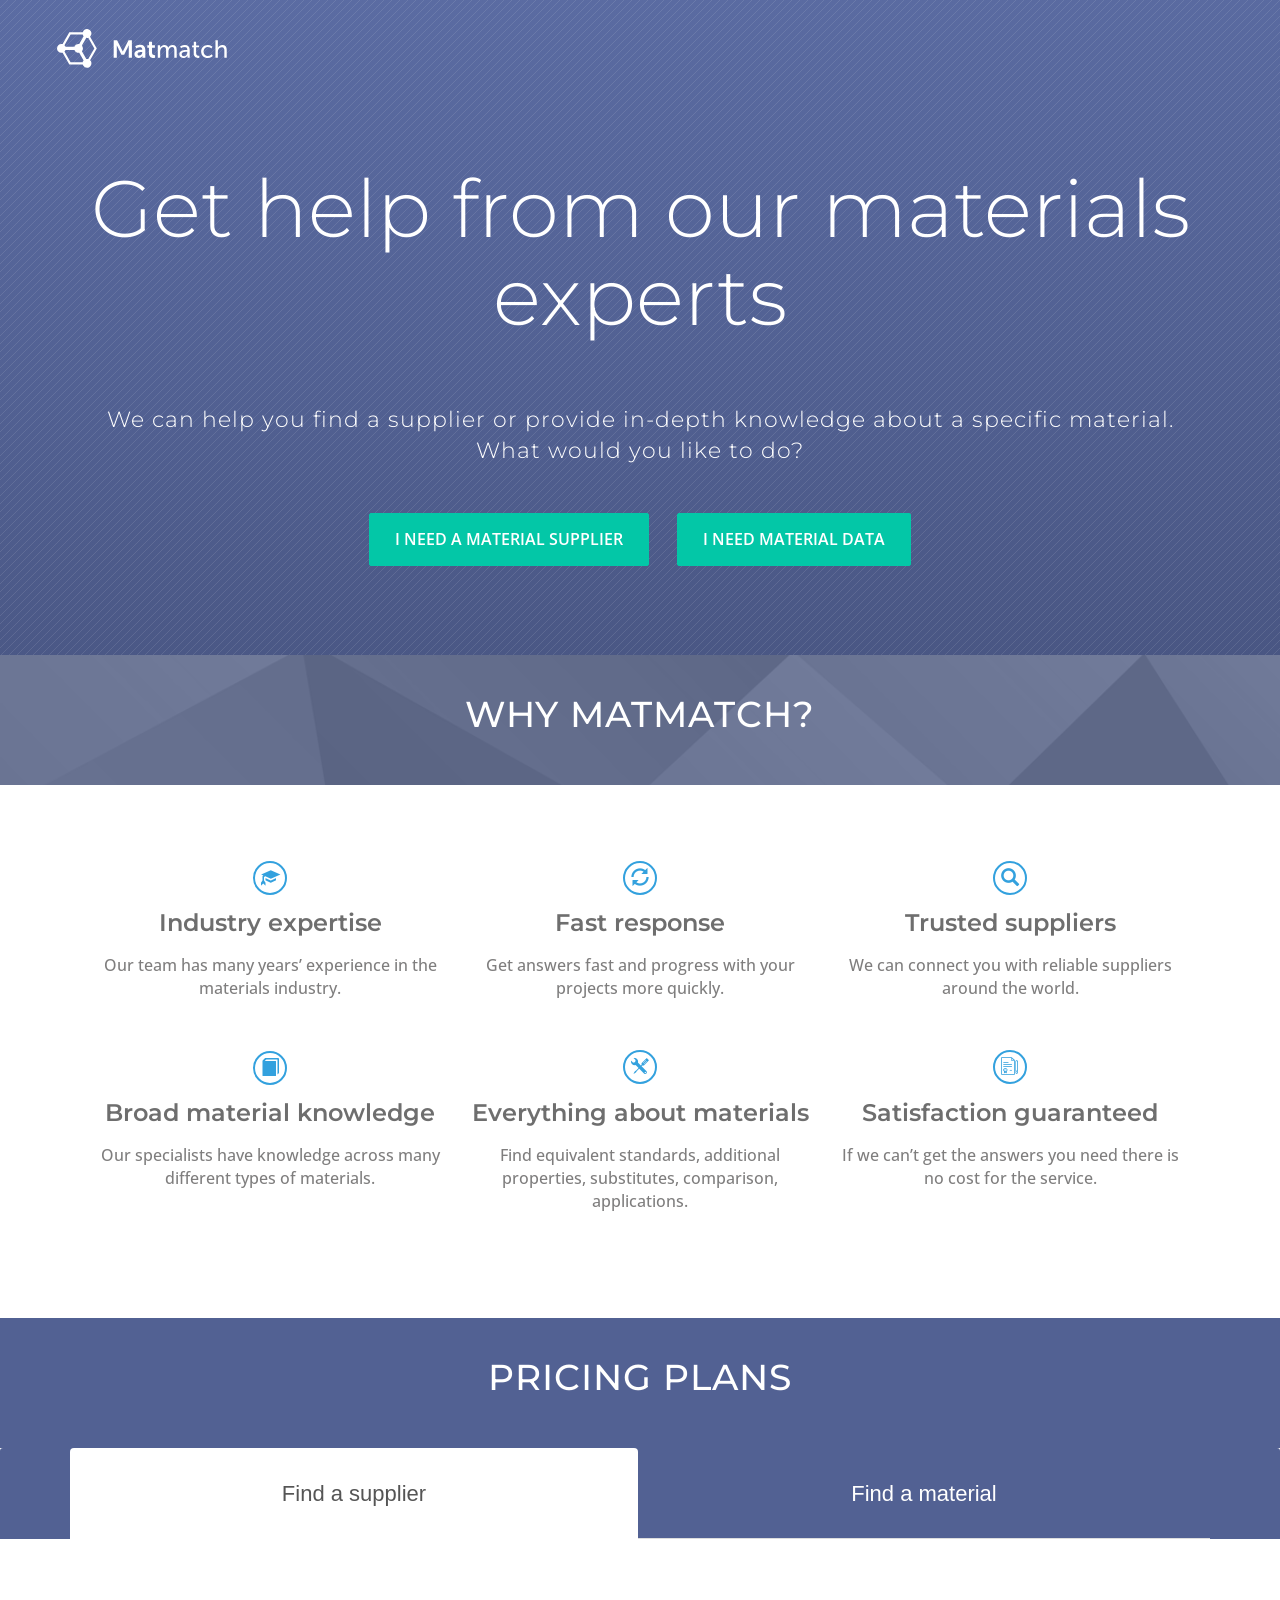
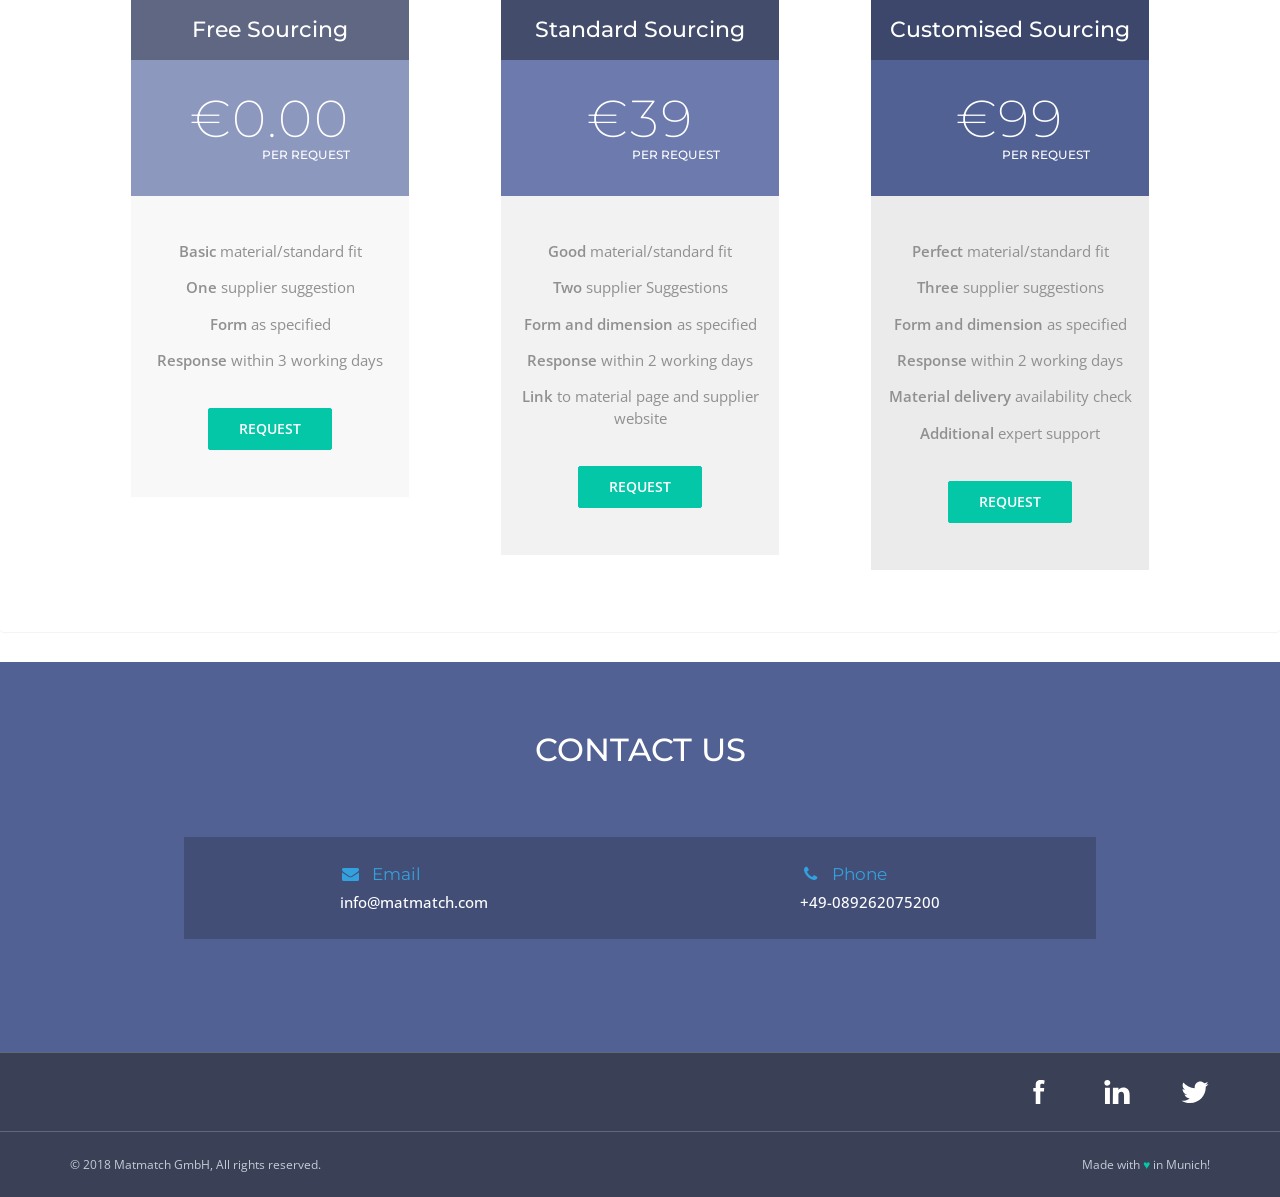
<file: html/blue.html>
<!DOCTYPE html>
<html lang="en">

  <!--**********************************************************************************************************-->
  <!--Copyright (c) 2017 Froiden.-->
  <!--**********************************************************************************************************-->
  <head>
    <!--meta tag, meta name-->
    <meta charset="utf-8">
    <meta http-equiv="X-UA-Compatible" content="IE=edge">
    <meta name="viewport" content="width=device-width, initial-scale=1">
    <meta name="description" content="Matmatch material support service">
    <!--website title-->
    <title>Matmatch material support service</title>
    <!--favicon links-->
    <link rel="shortcut icon" type="image/ico" href="favicon.ico">
    <link rel="icon" type="image/ico" href="favicon.ico">
    <!--STYLESHEETS-->
      <link type="text/css" rel="stylesheet" media="all" href="css/bootstrap.min.css">
      <link type="text/css" rel="stylesheet" media="all" href="css/main.css">
      <link type="text/css" rel="stylesheet" media="all" href="css/animate.css">
    <!--Fonts-->
      <link type="text/css" rel="stylesheet" media="all" href="https://fonts.googleapis.com/css?family=Montserrat:200,300,400,500,600,800%7COpen+Sans:300,300i,400,400i,600,700">
    <!--Icon Fonts-->
      <link type="text/css" rel="stylesheet" media="all" href="fonts/linearicons/style.css">
      <link type="text/css" rel="stylesheet" media="all" href="fonts/font-awesome-4.7.0/css/font-awesome.min.css">
      <link type="text/css" rel="stylesheet" media="all" href="css/blue.css">
  </head>
  <body class="wow fadeInDown" id="page-top" data-wow-duration="0.8s" data-wow-delay="0s" data-spy="scroll" data-target=".navbar-fixed-top">

        <!-- Global site tag (gtag.js) - Google Analytics -->
    <script async src="https://www.googletagmanager.com/gtag/js?id=UA-85033665-5"></script>
    <script>
      window.dataLayer = window.dataLayer || [];
      function gtag(){dataLayer.push(arguments);}
      gtag('js', new Date());
      gtag('config', 'UA-85033665-5');
    </script>

    <!-- Google Tag Manager -->
    <script>
    (function(w,d,s,l,i){w[l]=w[l]||[];w[l].push({'gtm.start':
    new Date().getTime(),event:'gtm.js'});var f=d.getElementsByTagName(s)[0],
    j=d.createElement(s),dl=l!='dataLayer'?'&l='+l:'';j.async=true;j.src=
    'https://www.googletagmanager.com/gtm.js?id='+i+dl;f.parentNode.insertBefore(j,f);
    })(window,document,'script','dataLayer','GTM-PV6RPFJ');
    </script>
    <!-- End Google Tag Manager -->

    <!-- Google Tag Manager (noscript) -->
    <noscript><iframe src="https://www.googletagmanager.com/ns.html?id=GTM-PV6RPFJ"
    height="0" width="0" style="display:none;visibility:hidden"></iframe></noscript>
    <!-- End Google Tag Manager (noscript) -->

    <!-- Hotjar Tracking Code for https://matmatch.com/ -->
    <script>
        (function(h,o,t,j,a,r){
            h.hj=h.hj||function(){(h.hj.q=h.hj.q||[]).push(arguments)};
            h._hjSettings={hjid:724187,hjsv:6};
            a=o.getElementsByTagName('head')[0];
            r=o.createElement('script');r.async=1;
            r.src=t+h._hjSettings.hjid+j+h._hjSettings.hjsv;
            a.appendChild(r);
        })(window,document,'https://static.hotjar.com/c/hotjar-','.js?sv=');
    </script>

    <script>    //show tab function
        function changetab() {
        	$('a[href="#tab2default"]').tab('show')
        }
        </script>

    <div class="blue" id="template"></div>
    <!--START NAVIGATION-->
    <nav class="navbar navbar-default navigation-style navbar-fixed-top">
      <div class="container-style">
        <div class="navbar-header">
          <a href="https://matmatch.com"><img class="img-responsive header-logo" src="svg/logo_inverted.svg" alt="Matmatch GmbH"></a>
        </div>
        <div class="navbar-collapse nav-mobile" id="navbar">
          <ul class="nav navbar-nav navigation-top">
          </ul>
        </div>
      </div>
    </nav>
    <!--START HEADER-->
    <div class="header-background">
      <div class="header">
        <div class="container">
          <div class="row">
            <div class="col-md-12 container-padding">
              <div class="col-md">
                <h1 class="heading-page">Get help from our materials experts</h1>
                <p class="sub-content">We can help you find a supplier or provide in-depth knowledge about a specific material.<br> What would you like to do?</p>
                <a onclick="gtag('event', 'mat-cta', {'event_category': 'paid-test'})" class="btn btn-matmatch btn-lg page-scroll wow " href="#pricing" data-wow-duration="0.8s" data-wow-delay="0.6s"><span>I need a material supplier</span></a>
                <a onclick="gtag('event', 'sup-cta', {'event_category': 'paid-test'});changetab()" class="btn btn-matmatch btn-lg page-scroll wow " href="#pricing" data-wow-duration="0.8s" data-wow-delay="0.6s"><span>I need material data</span></a>
              </div>
              <!--carroussel-->
            </div>
          </div>
        </div>
      </div>
    </div>
    <!--END HEADER-->


    <!--START FEATURES SECTION-->
    <section>
          <div class="heading-background">
            <div class="overlay"></div>
            <div class="container">
              <div class="row">
                <div class="col-sm-12">
                  <div class="heading">
                    <h2>Why Matmatch?</h2>
                    <div class="sub-heading">
                      <p></p>
                    </div>
                  </div>
                </div>
              </div>
            </div>
          </div>
    </section>
    <div class="features">
      <div class="container">
        <div class="col-sm-12 content-section wow fadeInDown" data-wow-duration="0.8s" data-wow-delay="0s">
          <div class="col-sm-4">
                <div>
                  <div class="heading">
                    <div class="circle-features glyphicon glyphicon-education align"></div>
                    <h3>Industry expertise</h3>
                  </div>
                  <div class="content">
                    <p>Our team has many years’ experience in the materials industry. </p>
                  </div>
                </div>
          </div>
          <div class="col-sm-4">
                <div>
                  <div class="heading">
                    <div class="circle-features glyphicon glyphicon-refresh align"></div>
                    <h3>Fast response</h3>
                  </div>
                  <div class="content">
                    <p>Get answers fast and progress with your projects more quickly.</p>
                  </div>
                </div>
          </div>
          <div class="col-sm-4">
                <div>
                  <div class="heading">
                    <div class="circle-features glyphicon glyphicon-search align"></div>
                    <h3>Trusted suppliers</h3>
                  </div>
                  <div class="content">
                    <p>We can connect you with reliable suppliers around the world.</p>
                  </div>
                </div>
          </div>
          <div class="col-sm-4">
                <div>
                  <div class="heading">
                    <div class="circle-features glyphicon glyphicon-book align"></div>
                    <h3>Broad material knowledge</h3>
                  </div>
                  <div class="content">
                    <p>Our specialists have knowledge across many different types of materials.</p>
                  </div>
                </div>
          </div>
          <div class="col-sm-4">
                <div>
                  <div class="heading">
                    <div class="circle-features icon-c-panel icon-align"></div>
                    <h3>Everything about materials</h3>
                  </div>
                  <div class="content">
                    <p>Find equivalent standards, additional properties, substitutes, comparison, applications.</p>
                  </div>
                </div>
          </div>
          <div class="col-sm-4">
                <div>
                  <div class="heading">
                    <div class="circle-features icon-gurantee icon-align"></div>
                    <h3>Satisfaction guaranteed</h3>
                  </div>
                  <div class="content">
                    <p>If we can’t get the answers you need there is no cost for the service.</p>
                  </div>
                </div>
          </div>
        </div>
      </div>
    </div>
    <!--END FEATURES SECTION-->

    <!--START PRICING PLANS-->
    <!--START PRICING PLANS-->
    <section id="pricing">
          <div class="heading-background2">
            <div class="container">
              <div class="row">
                <div class="col-sm-12">
                  <div class="heading">
                    <h2>pricing plans</h2>
                    <div class="sub-heading">

                    </div>
                  </div>
                </div>
              </div>
            </div>
          </div>
    </section>
    <div class="pricing-section" id="pricing">
        <div class="content-section">
          <div class="panel with-nav-tabs panel-default panel-matmatch">
          <div class="panel-heading">
              <div class="container">
                  <ul class="nav nav-tabs pricing-tabs">
                      <li id="suptab" class="active"><a href="#tab1default" data-toggle="tab">Find a supplier</a></li>
                      <li id="mattab"><a href="#tab2default" data-toggle="tab">Find a material</a></li>
                  </ul>
              </div>
          </div>
        <div class="container">
          <div class="panel-body">
              <div class="tab-content">
                  <div class="tab-pane fade in active" id="tab1default">

                    <div class="wow main-container" data-wow-duration="1s">
                      <div class="green-container">
                        <div class="starter container-1 text-center">
                          <h1 class="heading">Free Sourcing</h1>
                        </div>
                        <h2 class="text-digit">€0.00<span class="month">per request</span></h2>
                      </div>
                      <div class="gray-content-container">
                        <ul class="content-pricing">
                          <li><span class="text-important">Basic </span>material/standard fit
                          </li>
                          <li><span class="text-important">One </span>supplier suggestion
                          </li>
                          <li><span class="text-important">Form </span>as specified
                          </li>

                          <li><span class="text-important">Response </span>within 3 working days
                          </li>
                        </ul>
                        <a class="btn-matmatch btn-md btn" href="#" data-toggle="modal" data-target="#modal_plan1_sup" id="btn_sup_free" onclick="gtag('event', 'btn_sup_free', {'event_category': 'paid-test'})" ><span>REQUEST</span></a>
                      </div>
                    </div>

                    <div class="wow main-container" data-wow-duration="1s">
                      <div class="basic-first green-container">
                        <div class="basic-container-2 container-1 text-center">
                          <h1 class="heading">Standard Sourcing</h1>
                        </div>
                        <h2 class="text-digit">€39<span class="month">per request</span></h2>
                      </div>
                      <div class="basic gray-content-container">
                        <ul class="content-pricing">
                          <li><span class="text-important">Good </span>material/standard fit
                          </li>
                          <li><span class="text-important">Two </span>supplier Suggestions
                          </li>
                          <li><span class="text-important">Form and dimension </span>as specified
                          </li>
                          <li><span class="text-important">Response </span>within 2 working days
                          </li>
                          <li><span class="text-important">Link </span>to material page and supplier website
                          </li>
                        </ul>
                        <a class="btn-matmatch btn-md btn" href="#" data-toggle="modal" data-target="#modal_plan2_sup" id="btn_sup_2" onclick="gtag('event', 'btn_sup_2', {'event_category': 'paid-test'})"><span>REQUEST</span></a>
                      </div>
                    </div>

                    <div class="wow main-container" data-wow-duration="1s">
                      <div class="professional-first green-container">
                        <div class="professional-container-2 container-1 text-center">
                          <h1 class="heading">Customised Sourcing</h1>
                        </div>
                        <h2 class="text-digit">€99<span class="month">per request</span></h2>
                      </div>
                      <div class="professional gray-content-container">
                        <ul class="content-pricing">
                          <li><span class="text-important">Perfect </span>material/standard fit
                          </li>
                          <li><span class="text-important">Three </span>supplier suggestions
                          </li>
                          <li><span class="text-important">Form and dimension </span>as specified
                          </li>
                          <li><span class="text-important">Response </span>within 2 working days
                          </li>
                          <li><span class="text-important">Material delivery </span>availability check
                          </li>
                        <li><span class="text-important">Additional </span>expert support
                        </li>
                        </ul>
                        <a class="btn-matmatch btn-md btn" href="#" data-toggle="modal" data-target="#modal_plan3_sup" id="btn_sup_3" onclick="gtag('event', 'btn_sup_3', {'event_category': 'paid-test'})"><span>REQUEST</span></a>
                      </div>
                    </div>


                  </div>
                  <div class="tab-pane fade" id="tab2default">


                    <div class="main-container over" data-wow-duration="1s">
                      <div class="green-container">
                        <div class="enterprise-container-2 container-1 text-center">
                          <h1 class="heading">Free Assistance</h1>
                        </div>
                        <h2 class="text-digit">€0.00<span class="month">per request</span></h2>
                      </div>
                      <div class="enterprise gray-content-container">
                        <ul class="content-pricing">
                          <li><span class="text-important">Find </span>value for unlisted property
                          </li>
                          <li><span class="text-important">Check </span>value for listed property
                          </li>
                          <li><span class="text-important">Response </span>within 3 working days
                          </li>

                        </ul>
                        <a class="btn-matmatch btn-md btn" href="#" data-toggle="modal" data-target="#modal_plan4_sup" id="btn_sup_4" onclick="gtag('event', 'btn_sup_4', {'event_category': 'paid-test'})" ><span>REQUEST</span></a>
                      </div>
                    </div>

                    <div class="main-container over" data-wow-duration="1s">
                      <div class="basic-first green-container">
                        <div class="enterprise-container-2 container-1 text-center">
                          <h1 class="heading">Customised Assistance</h1>
                        </div>
                        <h2 class="text-digit">€29<span class="month">per request</span></h2>
                      </div>
                      <div class="enterprise gray-content-container">
                        <ul class="content-pricing">
                          <li><span class="text-important">Find </span>value for unlisted property
                          </li>
                          <li><span class="text-important">Estimate </span>material data
                          </li>
                          <li><span class="text-important">Find </span>equivalent standards
                          </li>
                          <li><span class="text-important">Suggest </span>alternative materials
                          </li>
                          <li><span class="text-important">Check </span>suitability for certain applications
                          </li>
                          <li><span class="text-important">Response </span>within 2 working days
                          </li>

                        </ul>
                        <a class="btn-matmatch btn-md btn" href="#" data-toggle="modal" data-target="#modal_plan5_sup" id="btn_sup_5" onclick="gtag('event', 'btn_sup_5', {'event_category': 'paid-test'})"><span>REQUEST</span></a>
                      </div>
                    </div>

                  </div>
              </div>
          </div>
        </div>
        </div>
      </div>
    <!--END PRICING PLANS-->

    <!--START CONTACT US-->
    <section class="contact-section" id="contact">
      <div class="container">
        <div class="row">
          <div class="col-sm-12">
            <h2 class="heading">Contact Us</h2>
            <div class="contact-info">
              <div class="mobile-device"><span class="fa fa-envelope fa-fw style"></span><span class="heading-info">Email</span>
                <div class="address-content">info@matmatch.com</div>
              </div>
              <div class="mobile-device"><span class="fa fa-phone fa-fw style"></span><span class="heading-info">Phone</span>
                <div class="address-content">+49-089262075200</div>
              </div>
            </div>
          </div>
        </div>
      </div>
    </section>
    <!--END CONTACT US-->

    <!--START FOOTER-->
    <div class="footer">
      <div class="container">
        <div class="row">
          <div class="col-md-12 col-sm-6">
            <ul class="footer-list">
                <li class="footer-list-item">
                    <a href="https://www.facebook.com/MatmatchGmbH/">
                        <img src="svg/facebook.svg" />
                    </a>
                </li>
                <li class="footer-list-item">
                    <a href="https://www.linkedin.com/company/matmatch">
                        <img src="svg/linkedin.svg" />
                    </a>
                </li>
                <li class="footer-list-item">
                    <a href="https://twitter.com/MatmatchGmbH">
                        <img src="svg/twitter.svg" />
                    </a>
                </li>
            </ul>
          </div>
        </div>
      </div>
    </div>
    <div class="footer-bottom">
      <div class="container">
        <div class="row">
          <div class="col-md-12">
            <p>© 2018 Matmatch GmbH, All rights reserved.</p>
            <p>Made with <span class="footer-copyright-heart">♥</span> in Munich!</p>
          </div>
        </div>
      </div>
    </div><!--END FOOTER-->




    <!--SCRIPTS-->
        <script src="js/jquery-2.2.4.min.js"></script>
        <script src="js/wow.min.js"></script>
        <script src="js/bootstrap.min.js"></script>
    <!--    <script src="js/infobox.js"></script> -->
        <script src="js/jquery.easing.min.js"></script>
        <script src="js/classie.js"></script>

    <!--LOGIN MODAL-->
    <div class="modal fade" id="loginModal" tabindex="-1" role="dialog" aria-hidden="true">
      <div class="modal-dialog">
        <div class="modal-content">
          <div class="modal-header">
            <button class="close" type="button" data-dismiss="modal"><span aria-hidden="true">&times;</span><span class="sr-only">Close</span></button>
          </div>
          <div class="modal-body">
            <div class="row">
              <div class="col-sm-6">
                <div class="login-img-container"><img class="img-reset" src="images/login.svg" alt="Sinewave - Powerful Web Hosting"></div>
              </div>
              <div class="col-sm-6">
                <div class="login-form" id="login">
                  <div class="model-form-heading text-center">Welcome To Sinewave</div>
                  <div class="form-sub-content">Lorem Ipsum is simply dummy text of the printing online editing.</div>
                  <div class="form-modal-container">
                    <div class="form-group">
                      <input class="form-control edit-form-input" id="usr" type="text" placeholder="Name">
                    </div>
                    <div class="form-group">
                      <input class="form-control edit-form-input" id="pwd" type="password" placeholder="Password">
                    </div><a class="forget-password text-left" id="forgotFormBtn" href="javascript:;">Forget Password?</a>
                    <button class="btn btn-matmatch btn-md btn-xs btn-rounded text-center" type="button">Submit</button>
                    <div class="account">Don't have an account?<a href="javascript:;" id="signUpModal">Sign Up</a></div>
                  </div>
                </div>
                <div class="signup-form" id="signUp">
                  <div class="model-form-heading text-center">Welcome To Sinewave</div>
                  <div class="form-sub-content">Lorem Ipsum is simply dummy text of the printing online editing.</div>
                  <div class="form-modal-container">
                    <div class="alert alert-success" role="alert">Successfully Registered</div>
                    <div class="form-group">
                      <input class="form-control edit-form-input" id="name" type="text" placeholder="Name">
                    </div>
                    <div class="form-group">
                      <input class="form-control edit-form-input" id="user-email" type="text" placeholder="email">
                    </div>
                    <div class="form-group">
                      <input class="form-control edit-form-input" id="password" type="password" placeholder="Password">
                    </div>
                    <button class="btn btn-matmatch btn-md btn-xs btn-rounded text-center" type="button">Submit</button>
                    <div class="account">Already have account<a href="javascript:;" id="formloginModal">Login</a></div>
                  </div>
                </div>
                <div class="forget-password-field" id="forgetPassword">
                  <div class="model-form-heading text-center">Reset your password</div>
                  <div class="form-sub-content">Lorem Ipsum is simply dummy text of the Printing.</div>
                  <div class="form-modal-container">
                    <div class="form-group">
                      <input class="form-control edit-form-input" id="email-reset" type="text" placeholder="email">
                    </div>
                    <button class="btn btn-matmatch btn-md btn-xs btn-rounded text-center" type="button">Submit</button>
                    <div class="account"><a href="javascript:;" id="modal-login-btn">Back to Login</a></div>
                  </div>
                </div>
              </div>
            </div>
          </div>
        </div>
      </div>
    </div>

    <!-- Modal plan1 sup -->
    <div class="modal fade" id="modal_plan1_sup" tabindex="-1" role="dialog" aria-labelledby="exampleModalLabel" aria-hidden="true">
      <div class="modal-dialog form" role="document">
        <div class="modal-content" >


          <div class="popup-body" id="body_sup_1" >


            <form id="contact-form_sup_free" role="form" style="">

              <input  type="hidden" name="plan" value="free-supplier" >


                            <div class="messages"></div>

                            <div class="controls">
                <div class="row">

                                    <div class="col-md-12">
                                      <div class="form-group">
                                          <label for="form_email">Work email *</label>
                                          <input id="form_email1" type="email" name="email" class="form-control" placeholder="Please enter your email *" required="required" data-error="Valid email is required.">
                                          <div class="help-block with-errors"></div>
                                      </div>


                                    </div>
                                </div>

                                <div class="row">
                                    <div class="col-md-6">
                                        <div class="form-group">
                                            <label for="form_name">Name *</label>
                                            <input id="form_name1" type="text" name="name" class="form-control" placeholder="Please enter your firstname *" required="required" data-error="Firstname is required.">
                                            <div class="help-block with-errors"></div>
                                        </div>
                                    </div>
                                    <div class="col-md-6">
                                      <div class="form-group">
                                          <label for="form_jobtitle">Job title *</label>
                                          <input id="form_jobtitle1" type="text" name="Job Title" class="form-control" placeholder="Please enter your Job Title *" required="required" data-error="Valid Job title is required.">
                                          <div class="help-block with-errors"></div>
                                      </div>


                                    </div>
                                </div>
                                <div class="row">
                                    <div class="col-md-6">
                                      <div class="form-group">
                                          <label for="form_company">Organization *</label>
                                          <input id="form_company1" type="text" name="Organization" class="form-control" placeholder="Please enter your organization name *" required="required" data-error="Company name is required.">
                                          <div class="help-block with-errors"></div>
                                      </div>
                                    </div>
                                    <div class="col-md-6">
                                        <div class="form-group">
                                            <label for="mat_name">Material name *</label>
                                            <input id="mat_name1" name="Material name" class="form-control" required="required" data-error="Please specify material name.">

                                            <div class="help-block with-errors"></div>
                                        </div>
                                    </div>
                                </div>
                                <div class="row">

                          <div class="col-md-12">
                                        <div class="form-group">
                                            <label for="form_message">Message *</label>
                                            <textarea id="form_message1" name="message" class="form-control" placeholder="Leave a message - read below what information you need to provide." rows="4" required="required" data-error="Please, leave us a message."></textarea>
                                            <div class="help-block with-errors"></div>
                                        </div>
                                    </div>

                        <div class="col-md-12">
                          <div class="text-above-message form_p" style="margin-bottom: 20px;font-size: x-small;opacity: 0.7;">
    <p>In order to find a matching supplier, please specify the material/standard/grade if different from current material page (mandatory). For even better matching suppliers, please also indicate the form (optional). Feel free to refer to Forms on home page for examples.</p>

                          </div>
                        </div>




                                    <div class="col-md-12">
                                        <div class="form-group">

                                            <input type="checkbox" name="terms" value="Accept" required="required" data-error="Please accept terms and conditions to proced" style="
                zoom: 1.5;
            "> I have read and agreed to the Matmatch <a href="https://matmatch.com/imprint#tnc-buyers" style="display:inline;color:#337ab7;">Terms and Conditions</a> and <a href="https://matmatch.com/imprint#privacy-policy" style="display:inline;color:#337ab7;">Privacy Policy</a>.
                                            <div class="help-block with-errors"></div>
                                        </div>
                                    </div>
                                    <div class="col-md-12">
                                        <input style="margin: 24px 0px;" type="submit" class="btn btn-matmatch btn-md btn-send" value="Send message" id="btn_sup_free_s">
                                    </div>
                                </div>
                            </div>

                        </form>

            <div id="request_sent_1" style= "display:none;">
                <div class="row request_s">
                  <div class="col-md-12 text-center content">
                      <div class="circle-features2 glyphicon glyphicon-ok align"></div>
                      <h3 class="">Thanks for your request</h3>
                      <p>You will receive a confirmation email shortly</p>
                  </div>
                </div>
            </div>
          </div>
        </div>
      </div>
    </div>

    <!-- Modal plan2 sup -->
    <div class="modal fade" id="modal_plan2_sup" tabindex="-1" role="dialog" aria-labelledby="exampleModalLabel" aria-hidden="true">
      <div class="modal-dialog form" role="document">
        <div class="modal-content" >


          <div class="popup-body" id="body_sup_2" >

              <form id="contact-form_sup_2" role="form" style="">

                <input  type="hidden" name="plan" value="standard-supplier" >

                              <div class="messages"></div>

                              <div class="controls">
                  <div class="row">

                                      <div class="col-md-12">
                                        <div class="form-group">
                                            <label for="form_email">Work email *</label>
                                            <input id="form_email2" type="email" name="email" class="form-control" placeholder="Please enter your email *" required="required" data-error="Valid email is required.">
                                            <div class="help-block with-errors"></div>
                                        </div>


                                      </div>
                                  </div>

                                  <div class="row">
                                      <div class="col-md-6">
                                          <div class="form-group">
                                              <label for="form_name">Name *</label>
                                              <input id="form_name2" type="text" name="name" class="form-control" placeholder="Please enter your firstname *" required="required" data-error="Firstname is required.">
                                              <div class="help-block with-errors"></div>
                                          </div>
                                      </div>
                                      <div class="col-md-6">
                                        <div class="form-group">
                                            <label for="form_jobtitle">Job title *</label>
                                            <input id="form_jobtitle2" type="text" name="Job Title" class="form-control" placeholder="Please enter your Job Title *" required="required" data-error="Valid Job title is required.">
                                            <div class="help-block with-errors"></div>
                                        </div>


                                      </div>
                                  </div>
                                  <div class="row">
                                      <div class="col-md-6">
                                        <div class="form-group">
                                            <label for="form_company">Organization *</label>
                                            <input id="form_company2" type="text" name="Organization" class="form-control" placeholder="Please enter your organization name *" required="required" data-error="Company name is required.">
                                            <div class="help-block with-errors"></div>
                                        </div>
                                      </div>
                                      <div class="col-md-6">
                                          <div class="form-group">
                                            <label for="mat_name">Material name *</label>
                                            <input id="mat_name2" name="Material name" class="form-control" required="required" data-error="Please specify material name.">
                                              <div class="help-block with-errors"></div>
                                          </div>
                                      </div>
                                  </div>
                                  <div class="row">

                            <div class="col-md-12">
                                          <div class="form-group">
                                              <label for="form_message">Message *</label>
                                              <textarea id="form_message2" name="message" class="form-control" placeholder="Leave a message - read below what information you need to provide." rows="4" required="required" data-error="Please, leave us a message."></textarea>
                                              <div class="help-block with-errors"></div>
                                          </div>


                            </div>

                            <div class="col-md-12">
                              <div class="text-above-message form_p" style="margin-bottom: 20px;font-size: x-small;opacity: 0.7;">
        <p>In order to find a matching supplier, please specify the material/standard/grade if different from current material page (mandatory). For even better matching suppliers, please also indicate the form (optional). Feel free to refer to Forms on home page for examples. Especially for less common dimensions (optional) those shall be given. We will also try to consider other parameters such as preferred origin, compliance with standards, etc. (optional).</p>

                              </div>
                            </div>

                                      <div class="col-md-12">
                                          <div class="form-group">

                                            <input type="checkbox" name="terms" value="Accept" required="required" data-error="Please accept terms and conditions to proced" style="
                zoom: 1.5;
            "> I have read and agreed to the Matmatch <a href="https://matmatch.com/imprint#tnc-buyers" style="display:inline;color:#337ab7;">Terms and Conditions</a> and <a href="https://matmatch.com/imprint#privacy-policy" style="display:inline;color:#337ab7;">Privacy Policy</a>.
                                              <div class="help-block with-errors"></div>
                                          </div>
                                      </div>
                                      <div class="col-md-12">
                                          <input style="margin: 24px 0px;" type="submit" class="btn btn-matmatch btn-md btn-send" value="Send message" id="btn_sup_2_s">
                                      </div>
                                  </div>
                              </div>

                          </form>

            <div id="request_sent_2" style= "display:none;">
                <div class="row request_s">
                  <div class="col-md-12 text-center content">
                      <div class="circle-features2 glyphicon glyphicon-ok align"></div>
                      <h3 class="">Thanks for your request</h3>
                      <p>You selected the plan "Standard Sourcing"</p>
                      <input type="submit" class="btn btn-matmatch btn-md btn-send" value="Pay €39" id="btn_sup_2_p" >
                  </div>
                </div>
            </div>


            <div id="request_sent_2_p" style= "display:none;">
                <div class="row request_s">
                  <div class="col-md-12 text-center content">
                    <h3 class="">Great news! As an early customer of this new service, you have been selected to receive it at no charge.</h3>
                    <p>Your request has now been submitted and will be processed soon. Please look out for our response.</p>
                      <input type="submit" class="btn btn-matmatch btn-md btn-send" value="Close" id="btn_sup_2_close" >
                  </div>
                </div>
            </div>

            </div>
          </div>
        </div>
      </div>
    </div>



    <!-- Modal plan3 sup -->
    <div class="modal fade" id="modal_plan3_sup" tabindex="-1" role="dialog" aria-labelledby="exampleModalLabel" aria-hidden="true">
      <div class="modal-dialog form" role="document">
        <div class="modal-content" >


          <div class="popup-body" id="body_sup_3" >


            <form id="contact-form_sup_3" role="form" style="">


              <input  type="hidden" name="plan" value="customised-supplier" >

                            <div class="messages"></div>

                            <div class="controls">
                <div class="row">

                                    <div class="col-md-12">
                                      <div class="form-group">
                                          <label for="form_email">Work email *</label>
                                          <input id="form_email3" type="email" name="email" class="form-control" placeholder="Please enter your email *" required="required" data-error="Valid email is required.">
                                          <div class="help-block with-errors"></div>
                                      </div>


                                    </div>
                                </div>

                                <div class="row">
                                    <div class="col-md-6">
                                        <div class="form-group">
                                            <label for="form_name">Name *</label>
                                            <input id="form_name3" type="text" name="name" class="form-control" placeholder="Please enter your firstname *" required="required" data-error="Firstname is required.">
                                            <div class="help-block with-errors"></div>
                                        </div>
                                    </div>
                                    <div class="col-md-6">
                                      <div class="form-group">
                                          <label for="form_jobtitle">Job title *</label>
                                          <input id="form_jobtitle3" type="text" name="Job Title" class="form-control" placeholder="Please enter your Job Title *" required="required" data-error="Valid Job title is required.">
                                          <div class="help-block with-errors"></div>
                                      </div>


                                    </div>
                                </div>
                                <div class="row">
                                    <div class="col-md-6">
                                      <div class="form-group">
                                          <label for="form_company">Organization *</label>
                                          <input id="form_company3" type="text" name="Organization" class="form-control" placeholder="Please enter your organization name *" required="required" data-error="Company name is required.">
                                          <div class="help-block with-errors"></div>
                                      </div>
                                    </div>
                                    <div class="col-md-6">
                                        <div class="form-group">
                                          <label for="mat_name">Material name *</label>
                                          <input id="mat_name3" name="Material name" class="form-control" required="required" data-error="Please specify material name.">
                                            <div class="help-block with-errors"></div>
                                        </div>
                                    </div>
                                </div>
                                <div class="row">

                          <div class="col-md-12">
                                        <div class="form-group">
                                            <label for="form_message">Message *</label>
                                            <textarea id="form_message3" name="message" class="form-control" placeholder="Leave a message - read below what information you need to provide." rows="4" required="required" data-error="Please, leave us a message."></textarea>
                                            <div class="help-block with-errors"></div>
                                        </div>
                          </div>

                          <div class="col-md-12">
                            <div class="text-above-message form_p" style="margin-bottom: 20px;font-size: x-small;opacity: 0.7;">
      <p>In order to find a matching supplier, please specify the material/standard/grade if different from current material page (mandatory). For even better matching suppliers, please also indicate the form (optional). Feel free to refer to Forms on home page for examples. Especially for less common dimensions (optional) those shall be given. We will also try to consider other parameters such as preferred origin, compliance with standards, etc. (optional). An avaiability check with corresponding delivery times and terms can be carried out if explicitly requested (optional).</p>

                            </div>
                          </div>



                                    <div class="col-md-12">
                                        <div class="form-group">

                                          <input type="checkbox" name="terms" value="Accept" required="required" data-error="Please accept terms and conditions to proced" style="
              zoom: 1.5;
          "> I have read and agreed to the Matmatch <a href="https://matmatch.com/imprint#tnc-buyers" style="display:inline;color:#337ab7;">Terms and Conditions</a> and <a href="https://matmatch.com/imprint#privacy-policy" style="display:inline;color:#337ab7;">Privacy Policy</a>.
                                            <div class="help-block with-errors"></div>
                                        </div>
                                    </div>
                                    <div class="col-md-12">
                                        <input style="margin: 24px 0px;" type="submit" class="btn btn-matmatch btn-md btn-send" value="Send message" id="btn_sup_3_s">
                                    </div>
                                </div>
                            </div>

                        </form>

            <div id="request_sent_3" style= "display:none;">
                <div class="row request_s">
                  <div class="col-md-12 text-center content">
                      <div class="circle-features2 glyphicon glyphicon-ok align"></div>
                      <h3 class="">Thanks for your request</h3>
                      <p>You selected the plan "customised sourcing"</p>
                      <input type="submit" class="btn btn-matmatch btn-md btn-send" value="Pay €99" id="btn_sup_3_p" >
                  </div>
                </div>
            </div>

            <div id="request_sent_3_p" style= "display:none;">
                <div class="row request_s">
                  <div class="col-md-12 text-center content">
                      <h3 class="">Great news! As an early customer of this new service, you have been selected to receive it at no charge.</h3>
                      <p>Your request has now been submitted and will be processed soon. Please look out for our response.</p>
                      <input type="submit" class="btn btn-matmatch btn-md btn-send" value="Close" id="btn_sup_3_close" >
                  </div>
                </div>
            </div>

          </div>
        </div>
      </div>
    </div>


    <!-- Modal plan4 mat -->
    <div class="modal fade" id="modal_plan4_sup" tabindex="-1" role="dialog" aria-labelledby="exampleModalLabel" aria-hidden="true">
      <div class="modal-dialog form" role="document">
        <div class="modal-content" >


          <div class="popup-body" id="body_sup_4" >


              <form id="contact-form_sup_4" role="form" style="">
                <input  type="hidden" name="plan" value="free-material" >

                              <div class="messages"></div>

                              <div class="controls">
                  <div class="row">

                                      <div class="col-md-6">
                                        <div class="form-group">
                                            <label for="form_email">Work email *</label>
                                            <input id="form_email4" type="email" name="email" class="form-control" placeholder="Please enter your email *" required="required" data-error="Valid email is required.">
                                            <div class="help-block with-errors"></div>
                                        </div>
                                      </div>
                                      <div class="col-md-6">
                                        <div class="form-group">
                                            <label for="mat_name">Material name *</label>
                                            <input id="mat_name4" name="Material name" class="form-control" required="required" data-error="Please specify material name.">
                                            <div class="help-block with-errors"></div>
                                            </div>
                                      </div>
                                  </div>

                                  <div class="row">
                                      <div class="col-md-6">
                                          <div class="form-group">
                                              <label for="form_name">Name *</label>
                                              <input id="form_name4" type="text" name="name" class="form-control" placeholder="Please enter your firstname *" required="required" data-error="Firstname is required.">
                                              <div class="help-block with-errors"></div>
                                          </div>
                                      </div>
                                      <div class="col-md-6">
                                        <div class="form-group">
                                            <label for="form_jobtitle">Job title *</label>
                                            <input id="form_jobtitle4" type="text" name="Job Title" class="form-control" placeholder="Please enter your Job Title *" required="required" data-error="Valid Job title is required.">
                                            <div class="help-block with-errors"></div>
                                        </div>


                                      </div>
                                  </div>
                                  <div class="row">
                                      <div class="col-md-6">
                                        <div class="form-group">
                                            <label for="form_company">Organization *</label>
                                            <input id="form_company4" type="text" name="Organization" class="form-control" placeholder="Please enter your organization name *" required="required" data-error="Company name is required.">
                                            <div class="help-block with-errors"></div>
                                        </div>
                                      </div>
                                      <div class="col-md-6">
                                          <div class="form-group">
                                              <label for="form_need">Please specify your request *</label>
                                              <select id="form_need4" name="need" class="form-control" required="required" data-error="Please specify your need.">
                                                  <option value="Find unlisted property">Find unlisted property</option>
                                                  <option value="Check listed property">Check listed property</option>
                                              </select>
                                              <div class="help-block with-errors"></div>
                                          </div>
                                      </div>
                                  </div>
                                  <div class="row">

                            <div class="col-md-12">
                                          <div class="form-group">
                                              <label for="form_message">Message *</label>
                                              <textarea id="form_message4" name="message" class="form-control" placeholder="Leave a message - read below what information you need to provide." rows="4" required="required" data-error="Please, leave us a message."></textarea>
                                              <div class="help-block with-errors"></div>
                                          </div>
                                      </div>
                                      <div class="col-md-12">
                                        <div class="text-above-message form_p" style="margin-bottom: 20px;font-size: x-small;opacity: 0.7;">
                  <p>In order to find a value for an unlisted property please state the property (obligatory) and parameters e.g. temperature (optional). If you would like to check a value for a given property, please state the property and value (obligatory) and/or suggest an alternative value and/or reference (optional).</p>

                                        </div>
                                      </div>

                                      <div class="col-md-12">
                                          <div class="form-group">

                                            <input type="checkbox" name="terms" value="Accept" required="required" data-error="Please accept terms and conditions to proced" style="
                zoom: 1.5;
            "> I have read and agreed to the Matmatch <a href="https://matmatch.com/imprint#tnc-buyers" style="display:inline;color:#337ab7;">Terms and Conditions</a> and <a href="https://matmatch.com/imprint#privacy-policy" style="display:inline;color:#337ab7;">Privacy Policy</a>.
                                              <div class="help-block with-errors"></div>
                                          </div>
                                      </div>
                                      <div class="col-md-12">
                                          <input style="margin: 24px 0px;" type="submit" class="btn btn-matmatch btn-md btn-send" value="Send message" id="btn_sup_4_s">
                                      </div>
                                  </div>
                              </div>

                          </form>

            <div id="request_sent_4" style= "display:none;">
                <div class="row request_s">
                  <div class="col-md-12 text-center content">
                      <div class="circle-features2 glyphicon glyphicon-ok align"></div>
                      <h3 class="">Thanks for your request</h3>
                      <p>You will receive a confirmation email shortly</p>
                  </div>
                </div>
            </div>

          </div>
        </div>
      </div>
    </div>



    <!-- Modal plan5 mat -->
    <div class="modal fade" id="modal_plan5_sup" tabindex="-1" role="dialog" aria-labelledby="exampleModalLabel" aria-hidden="true">
      <div class="modal-dialog form" role="document">
        <div class="modal-content" >


          <div class="popup-body" id="body_sup_5" >

              <form id="contact-form_sup_5" role="form" style="">

                <input  type="hidden" name="plan" value="customised-material" >

                <div class="messages"></div>

                <div class="controls">
    <div class="row">

                        <div class="col-md-6">
                          <div class="form-group">
                              <label for="form_email">Work email *</label>
                              <input id="form_email5" type="email" name="email" class="form-control" placeholder="Please enter your email *" required="required" data-error="Valid email is required.">
                              <div class="help-block with-errors"></div>
                          </div>
                        </div>
                        <div class="col-md-6">
                          <div class="form-group">
                              <label for="mat_name">Material name *</label>
                              <input id="mat_name5" name="Material name" class="form-control" required="required" data-error="Please specify material name.">
                              <div class="help-block with-errors"></div>
                              </div>
                        </div>

                    </div>

                    <div class="row">
                        <div class="col-md-6">
                            <div class="form-group">
                                <label for="form_name">Name *</label>
                                <input id="form_name5" type="text" name="name" class="form-control" placeholder="Please enter your firstname *" required="required" data-error="Firstname is required.">
                                <div class="help-block with-errors"></div>
                            </div>
                        </div>
                        <div class="col-md-6">
                          <div class="form-group">
                              <label for="form_jobtitle">Job title *</label>
                              <input id="form_jobtitle5" type="text" name="Job Title" class="form-control" placeholder="Please enter your Job Title *" required="required" data-error="Valid Job title is required.">
                              <div class="help-block with-errors"></div>
                          </div>


                        </div>
                    </div>
                    <div class="row">
                        <div class="col-md-6">
                          <div class="form-group">
                              <label for="form_company">Organization *</label>
                              <input id="form_company5" type="text" name="Organization" class="form-control" placeholder="Please enter your organization name *" required="required" data-error="Company name is required.">
                              <div class="help-block with-errors"></div>
                          </div>
                        </div>
                        <div class="col-md-6">
                            <div class="form-group">
                                <label for="form_need">Please specify your request *</label>
                                <select id="form_need5" name="need" class="form-control" required="required" data-error="Please specify your need.">
                                    <option value="Find value for unlisted property">Find value for unlisted property</option>
                                    <option value="Estimate material data">Estimate material data</option>
                                    <option value="Find equivalent standards">Find equivalent standards</option>
                                    <option value="Suggest alternative materials">Suggest alternative materials</option>
                                    <option value="Check suitability for certain applications">Check suitability for certain applications</option>
                                </select>
                                <div class="help-block with-errors"></div>
                            </div>
                        </div>
                    </div>
                    <div class="row">

              <div class="col-md-12">
                            <div class="form-group">
                                <label for="form_message">Message *</label>
                                <textarea id="form_message5" name="message" class="form-control" placeholder="Leave a message - read below what information you need to provide." rows="4" required="required" data-error="Please, leave us a message."></textarea>
                                <div class="help-block with-errors"></div>
                            </div>
                        </div>
                        <div class="col-md-12">
                          <div class="text-above-message form_p" style="margin-bottom: 20px;font-size: x-small;opacity: 0.7;">
    <p>In order to find a value for an unlisted property please state the property (obligatory) and parameters e.g. temperature (optional). If you would like to check a value for a given property, please state the property and value (obligatory) and/or suggest an alternative value and/or reference (optional).
For the identification of an equivalent standard, please indicate the country and/or standard organization (mandatory). An alternative material can only be recommended if the required standards and/or properties and values are given (mandatory). A suitability check can only be carried out if the application is detailed (mandatory). Please also refer to Applications on home page for examples, but feel free to describe the application in detail.</p>

                          </div>
                        </div>

                        <div class="col-md-12">
                            <div class="form-group">

                              <input type="checkbox" name="terms" value="Accept" required="required" data-error="Please accept terms and conditions to proced" style="
  zoom: 1.5;
"> I have read and agreed to the Matmatch <a href="https://matmatch.com/imprint#tnc-buyers" style="display:inline;color:#337ab7;">Terms and Conditions</a> and <a href="https://matmatch.com/imprint#privacy-policy" style="display:inline;color:#337ab7;">Privacy Policy</a>.
                                <div class="help-block with-errors"></div>
                            </div>
                        </div>
                        <div class="col-md-12">
                            <input style="margin: 24px 0px;" type="submit" class="btn btn-matmatch btn-md btn-send" value="Send message" id="btn_sup_5_s">
                        </div>
                    </div>
                </div>

            </form>

            <div id="request_sent_5" style= "display:none;">
                <div class="row request_s">
                  <div class="col-md-12 text-center content">
                      <div class="circle-features2 glyphicon glyphicon-ok align"></div>
                      <h3 class="">Thanks for your request</h3>
                      <p>You selected the plan ""Customized Assistance""</p>
                      <input type="submit" class="btn btn-matmatch btn-md btn-send" value="Pay €29" id="btn_sup_5_p" >
                  </div>
                </div>
            </div>

            <div id="request_sent_5_p" style= "display:none;">
                <div class="row request_s">
                  <div class="col-md-12 text-center content">
                    <h3 class="">Great news! As an early customer of this new service, you have been selected to receive it at no charge.</h3>
                    <p>Your request has now been submitted and will be processed soon. Please look out for our response.</p>
                      <input type="submit" class="btn btn-matmatch btn-md btn-send" value="Close" id="btn_sup_5_close" >
                  </div>
                </div>
            </div>


          </div>
        </div>
      </div>
    </div>

  </body>

  <style>

@media screen and (min-width: 992px) {
.over{
width:35%!important;
margin:calc(35%/5)!important;

}
}

  body {
  font-family: 'Lato', sans-serif;
}

h1 {
  margin-bottom: 40px;
}

label {
  color: #333;
}

.popup-body{
  margin: 40px;
  margin-bottom: 10px;

}

.btn-send {
  font-weight: 300;
  text-transform: uppercase;
  letter-spacing: 0.2em;
  margin-bottom: 20px;
}

.help-block.with-errors {
  color: #ff5050;
  margin-top: 5px;
}
  </style>
<script src="https://checkout.stripe.com/checkout.js"></script>
<script src="js/custom.js"></script>


</html>
</file>
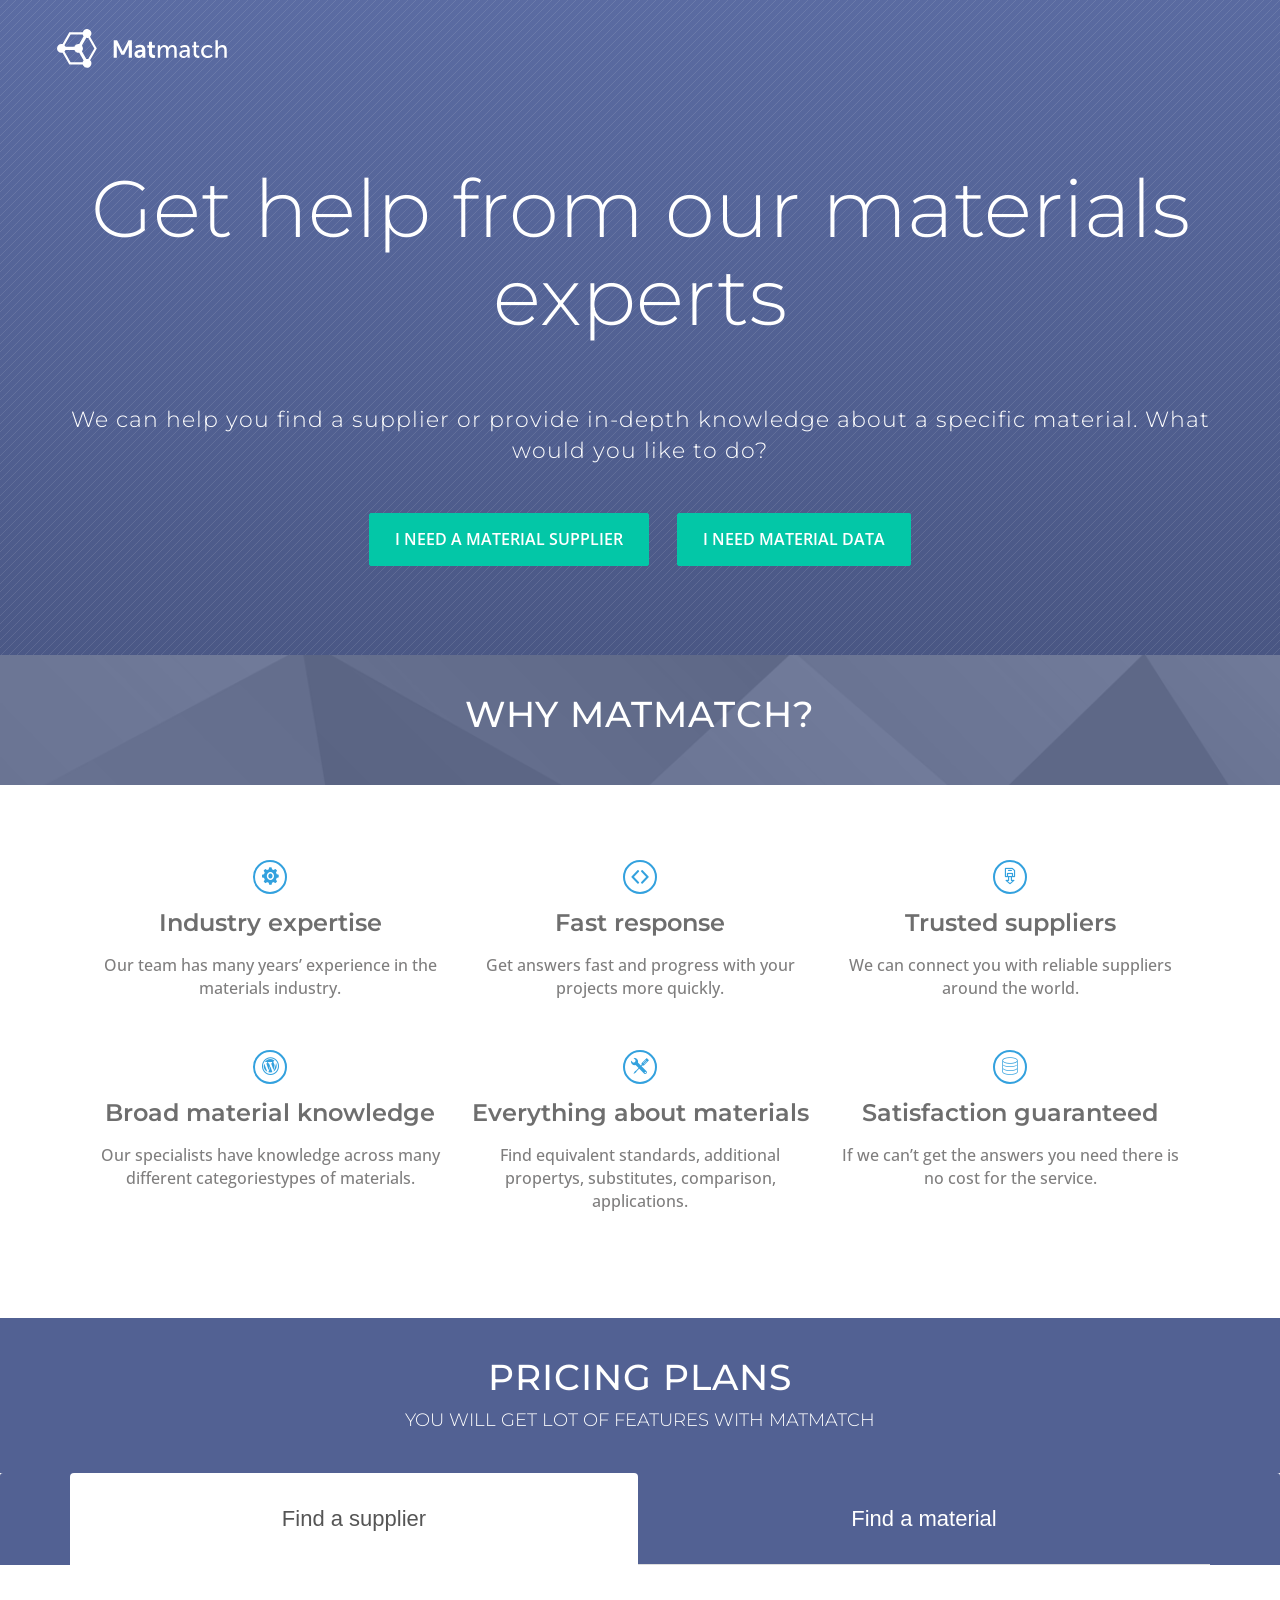
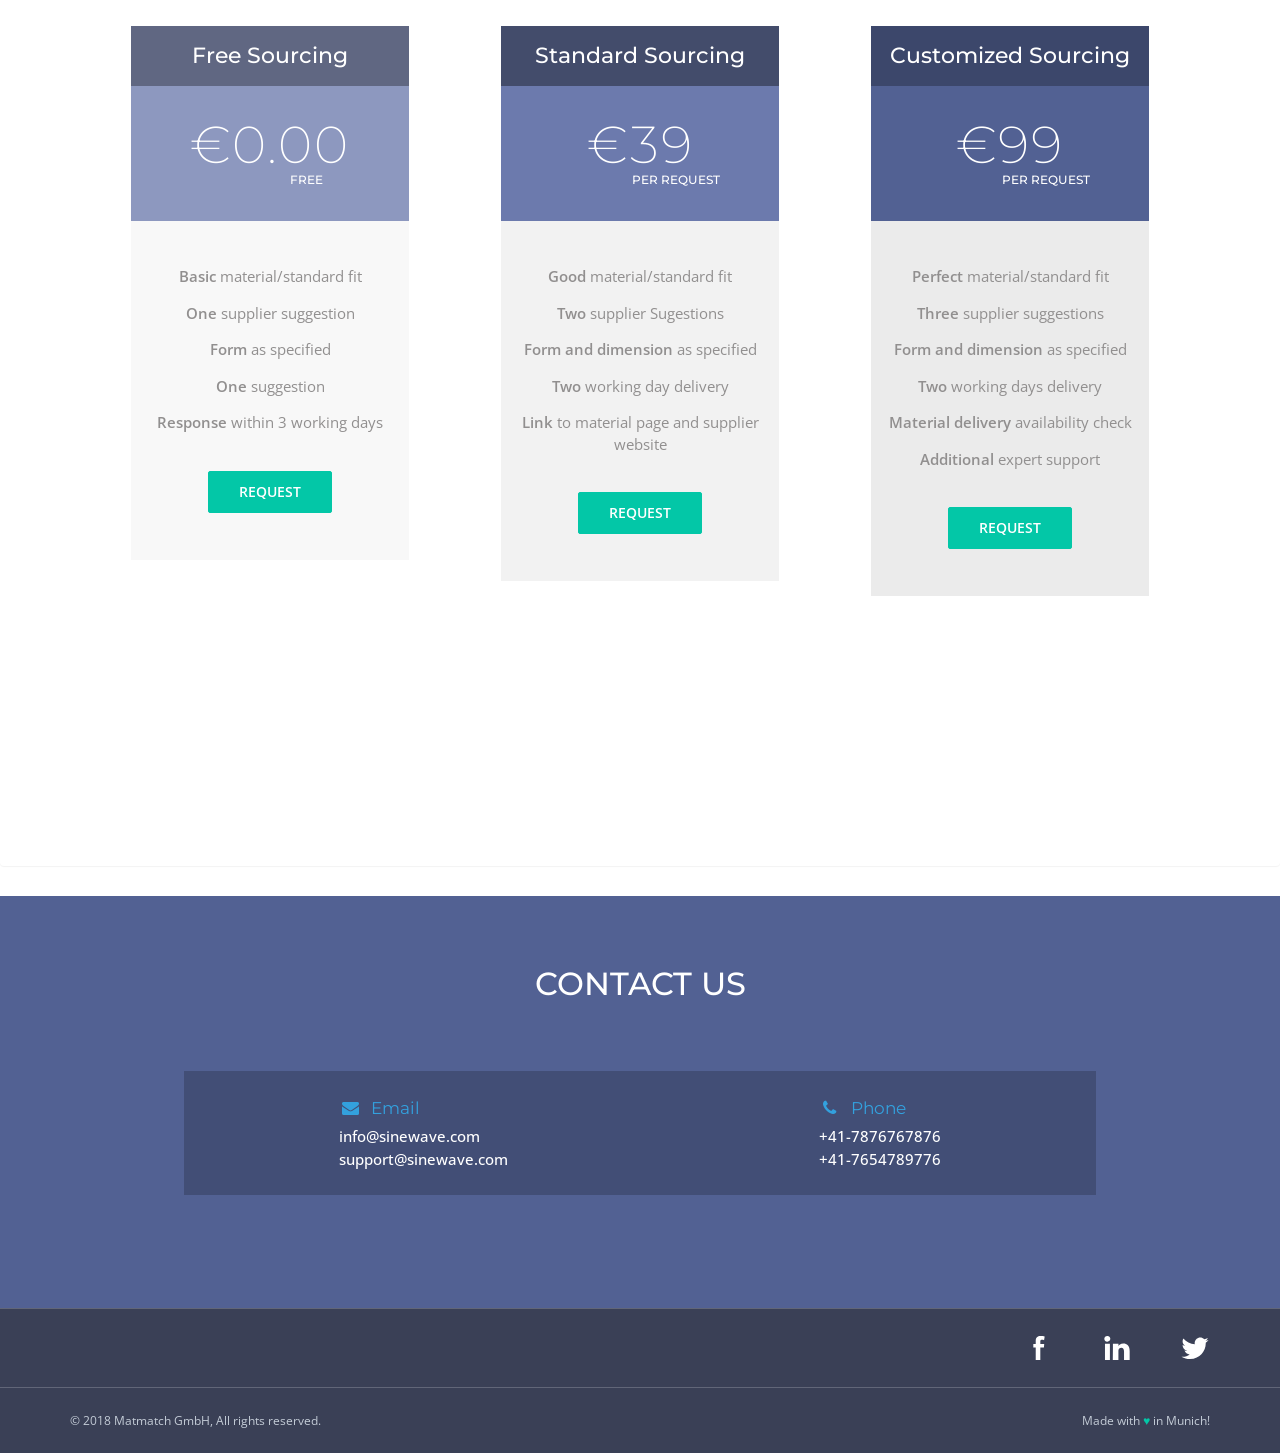
<file: html/bluegiovani1.html>
<!DOCTYPE html>
<html lang="en">

  <!--**********************************************************************************************************-->
  <!--Copyright (c) 2017 Froiden.-->
  <!--**********************************************************************************************************-->
  <head>
    <!--meta tag, meta name-->
    <meta charset="utf-8">
    <meta http-equiv="X-UA-Compatible" content="IE=edge">
    <meta name="viewport" content="width=device-width, initial-scale=1">
    <meta name="description" content="Matmatch material support service">
    <!--website title-->
    <title>Matmatch material support service</title>
    <!--favicon links-->
    <link rel="shortcut icon" type="image/ico" href="favicon.ico">
    <link rel="icon" type="image/ico" href="favicon.ico">
    <!--STYLESHEETS-->
      <link type="text/css" rel="stylesheet" media="all" href="css/bootstrap.min.css">
      <link type="text/css" rel="stylesheet" media="all" href="css/main.css">
      <link type="text/css" rel="stylesheet" media="all" href="css/animate.css">
    <!--Fonts-->
      <link type="text/css" rel="stylesheet" media="all" href="https://fonts.googleapis.com/css?family=Montserrat:200,300,400,500,600,800%7COpen+Sans:300,300i,400,400i,600,700">
    <!--Icon Fonts-->
      <link type="text/css" rel="stylesheet" media="all" href="fonts/linearicons/style.css">
      <link type="text/css" rel="stylesheet" media="all" href="fonts/font-awesome-4.7.0/css/font-awesome.min.css">
      <link type="text/css" rel="stylesheet" media="all" href="css/blue.css">
  </head>
  <body class="wow fadeInDown" id="page-top" data-wow-duration="0.8s" data-wow-delay="0s" data-spy="scroll" data-target=".navbar-fixed-top">
    <div class="blue" id="template"></div>
    <!--START NAVIGATION-->
    <nav class="navbar navbar-default navigation-style navbar-fixed-top">
      <div class="container-style">
        <div class="navbar-header">
          <a href="https://matmatch.com"><img class="img-responsive header-logo" src="svg/logo_inverted.svg" alt="Matmatch GmbH"></a>
        </div>
        <div class="navbar-collapse nav-mobile" id="navbar">
          <ul class="nav navbar-nav navigation-top">
          </ul>
        </div>
      </div>
    </nav>
    <!--START HEADER-->
    <div class="header-background">
      <div class="header">
        <div class="container">
          <div class="row">
            <div class="col-md-12 container-padding">
              <div class="col-md">
                <h1 class="heading-page">Get help from our materials experts</h1>
                <p class="sub-content">We can help you find a supplier or provide in-depth knowledge about a specific material. What would you like to do?</p>
                <a class="btn btn-matmatch btn-lg page-scroll wow " href="#pricing" data-wow-duration="0.8s" data-wow-delay="0.6s"><span>I need a material supplier</span></a>
                <a class="btn btn-matmatch btn-lg page-scroll wow " href="#pricing" data-wow-duration="0.8s" data-wow-delay="0.6s"><span>I need material data</span></a>
              </div>
              <!--carroussel-->
            </div>
          </div>
        </div>
      </div>
    </div>
    <!--END HEADER-->


    <!--START FEATURES SECTION-->
    <section>
          <div class="heading-background">
            <div class="overlay"></div>
            <div class="container">
              <div class="row">
                <div class="col-sm-12">
                  <div class="heading">
                    <h2>Why Matmatch?</h2>
                    <div class="sub-heading">
                      <p></p>
                    </div>
                  </div>
                </div>
              </div>
            </div>
          </div>
    </section>
    <div class="features">
      <div class="container">
        <div class="col-sm-12 content-section wow fadeInDown" data-wow-duration="0.8s" data-wow-delay="0s">
          <div class="col-sm-4">
                <div>
                  <div class="heading">
                    <div class="circle-features icon-setup icon-align"></div>
                    <h3>Industry expertise</h3>
                  </div>
                  <div class="content">
                    <p>Our team has many years’ experience in the materials industry. </p>
                  </div>
                </div>
          </div>
          <div class="col-sm-4">
                <div>
                  <div class="heading">
                    <div class="circle-features icon-git-support icon-align"></div>
                    <h3>Fast response</h3>
                  </div>
                  <div class="content">
                    <p>Get answers fast and progress with your projects more quickly.</p>
                  </div>
                </div>
          </div>
          <div class="col-sm-4">
                <div>
                  <div class="heading">
                    <div class="circle-features icon-backup icon-align"></div>
                    <h3>Trusted suppliers</h3>
                  </div>
                  <div class="content">
                    <p>We can connect you with reliable suppliers around the world.</p>
                  </div>
                </div>
          </div>
          <div class="col-sm-4">
                <div>
                  <div class="heading">
                    <div class="circle-features icon-scripts icon-align"></div>
                    <h3>Broad material knowledge</h3>
                  </div>
                  <div class="content">
                    <p>Our specialists have knowledge across many different categoriestypes of materials.</p>
                  </div>
                </div>
          </div>
          <div class="col-sm-4">
                <div>
                  <div class="heading">
                    <div class="circle-features icon-c-panel icon-align"></div>
                    <h3>Everything about materials</h3>
                  </div>
                  <div class="content">
                    <p>Find equivalent standards, additional propertys, substitutes, comparison, applications.</p>
                  </div>
                </div>
          </div>
          <div class="col-sm-4">
                <div>
                  <div class="heading">
                    <div class="circle-features icon-latest-tech icon-align"></div>
                    <h3>Satisfaction guaranteed</h3>
                  </div>
                  <div class="content">
                    <p>If we can’t get the answers you need there is no cost for the service.</p>
                  </div>
                </div>
          </div>
        </div>
      </div>
    </div>
    <!--END FEATURES SECTION-->

    <!--START PRICING PLANS-->
    <!--START PRICING PLANS-->
    <section id="pricing">
          <div class="heading-background2">
            <div class="container">
              <div class="row">
                <div class="col-sm-12">
                  <div class="heading">
                    <h2>pricing plans</h2>
                    <div class="sub-heading">
                      <p>You will get lot of features with Matmatch</p>
                    </div>
                  </div>
                </div>
              </div>
            </div>
          </div>
    </section>
    <div class="pricing-section" id="pricing">
        <div class="content-section">
          <div class="panel with-nav-tabs panel-default panel-matmatch">
          <div class="panel-heading">
              <div class="container">
                  <ul class="nav nav-tabs pricing-tabs">
                      <li class="active"><a href="#tab1default" data-toggle="tab">Find a supplier</a></li>
                      <li><a href="#tab2default" data-toggle="tab">Find a material</a></li>
                  </ul>
              </div>
          </div>
        <div class="container">
          <div class="panel-body">
              <div class="tab-content">
                  <div class="tab-pane fade in active" id="tab1default">

                    <div class="wow main-container" data-wow-duration="1s">
                      <div class="green-container">
                        <div class="starter container-1 text-center">
                          <h1 class="heading">Free Sourcing</h1>
                        </div>
                        <h2 class="text-digit">€0.00<span class="month">free</span></h2>
                      </div>
                      <div class="gray-content-container">
                        <ul class="content-pricing">
                          <li><span class="text-important">Basic </span>material/standard fit
                          </li>
                          <li><span class="text-important">One </span>supplier suggestion
                          </li>
                          <li><span class="text-important">Form </span>as specified
                          </li>
                          <li><span class="text-important">One </span>suggestion
                          </li>
                          <li><span class="text-important">Response </span>within 3 working days
                          </li>
                        </ul>
                        <a class="btn-matmatch btn-md btn" href="#" data-toggle="modal" data-target="#modal_plan1_sup" id="btn_sup_free" ><span>REQUEST</span></a>
                      </div>
                    </div>

                    <div class="wow main-container" data-wow-duration="1s">
                      <div class="basic-first green-container">
                        <div class="basic-container-2 container-1 text-center">
                          <h1 class="heading">Standard Sourcing</h1>
                        </div>
                        <h2 class="text-digit">€39<span class="month">per request</span></h2>
                      </div>
                      <div class="basic gray-content-container">
                        <ul class="content-pricing">
                          <li><span class="text-important">Good </span>material/standard fit
                          </li>
                          <li><span class="text-important">Two </span>supplier Sugestions
                          </li>
                          <li><span class="text-important">Form and dimension </span>as specified
                          </li>
                          <li><span class="text-important">Two </span>working day delivery
                          </li>
                          <li><span class="text-important">Link </span>to material page and supplier website
                          </li>
                        </ul>
                        <a class="btn-matmatch btn-md btn" href="#" data-toggle="modal" data-target="#modal_plan2_sup" id="btn_sup_2"><span>REQUEST</span></a>
                      </div>
                    </div>

                    <div class="wow main-container" data-wow-duration="1s">
                      <div class="professional-first green-container">
                        <div class="professional-container-2 container-1 text-center">
                          <h1 class="heading">Customized Sourcing</h1>
                        </div>
                        <h2 class="text-digit">€99<span class="month">per request</span></h2>
                      </div>
                      <div class="professional gray-content-container">
                        <ul class="content-pricing">
                          <li><span class="text-important">Perfect </span>material/standard fit
                          </li>
                          <li><span class="text-important">Three </span>supplier suggestions
                          </li>
                          <li><span class="text-important">Form and dimension </span>as specified
                          </li>
                          <li><span class="text-important">Two </span>working days delivery
                          </li>
                          <li><span class="text-important">Material delivery </span>availability check
                          </li>
                        <li><span class="text-important">Additional </span>expert support
                        </li>
                        </ul>
                        <a class="btn-matmatch btn-md btn" href="#" data-toggle="modal" data-target="#modal_plan3_sup" id="btn_sup_3"><span>REQUEST</span></a>
                      </div>
                    </div>


                  </div>
                  <div class="tab-pane fade" id="tab2default" style="display:-webkit-flex;justify-content:center">


                    <div class="main-container" data-wow-duration="1s">
                      <div class="green-container">
                        <div class="enterprise-container-2 container-1 text-center">
                          <h1 class="heading">FREE ASSISTANCE</h1>
                        </div>
                        <h2 class="text-digit">€0.00<span class="month">free</span></h2>
                      </div>
                      <div class="enterprise gray-content-container">
                        <ul class="content-pricing">
                          <li><span class="text-important">Find </span>value for unlisted property
                          </li>
                          <li><span class="text-important">Check </span>value for listed property
                          </li>

                        </ul>
                        <a class="btn-matmatch btn-md btn" href="#" data-toggle="modal" data-target="#modal_plan4_sup" id="btn_sup_4"><span>REQUEST</span></a>
                      </div>
                    </div>

                    <div class="main-container" data-wow-duration="1s">
                      <div class="basic-first green-container">
                        <div class="enterprise-container-2 container-1 text-center">
                          <h1 class="heading">CUSTOMIZED ASSISTANCE</h1>
                        </div>
                        <h2 class="text-digit">€29<span class="month">per request</span></h2>
                      </div>
                      <div class="enterprise gray-content-container">
                        <ul class="content-pricing">
                          <li><span class="text-important">Find </span>value for unlisted property
                          </li>
                          <li><span class="text-important">Estimate </span>material data
                          </li>
                          <li><span class="text-important">Find </span>equivalent standards
                          </li>
                          <li><span class="text-important">Suggest </span>alternative materials
                          </li>
                          <li><span class="text-important">Check </span>suitability for certain applications
                          </li>

                        </ul>
                        <a class="btn-matmatch btn-md btn" href="#" data-toggle="modal" data-target="#modal_plan4_sup" id="btn_sup_5"><span>REQUEST</span></a>
                      </div>
                    </div>

                  </div>
              </div>
          </div>
        </div>
        </div>
      </div>
    <!--END PRICING PLANS-->

    <!--START CONTACT US-->
    <section class="contact-section" id="contact">
      <div class="container">
        <div class="row">
          <div class="col-sm-12">
            <h2 class="heading">Contact Us</h2>
            <div class="contact-info">
              <div class="mobile-device"><span class="fa fa-envelope fa-fw style"></span><span class="heading-info">Email</span>
                <div class="address-content">info@sinewave.com<br>support@sinewave.com</div>
              </div>
              <div class="mobile-device"><span class="fa fa-phone fa-fw style"></span><span class="heading-info">Phone</span>
                <div class="address-content">+41-7876767876<br>+41-7654789776</div>
              </div>
            </div>
          </div>
        </div>
      </div>
    </section>
    <!--END CONTACT US-->

    <!--START FOOTER-->
    <div class="footer">
      <div class="container">
        <div class="row">
          <div class="col-md-12 col-sm-6">
            <ul class="footer-list">
                <li class="footer-list-item">
                    <a href="https://www.facebook.com/MatmatchGmbH/">
                        <img src="svg/facebook.svg" />
                    </a>
                </li>
                <li class="footer-list-item">
                    <a href="https://www.linkedin.com/company/matmatch">
                        <img src="svg/linkedin.svg" />
                    </a>
                </li>
                <li class="footer-list-item">
                    <a href="https://twitter.com/MatmatchGmbH">
                        <img src="svg/twitter.svg" />
                    </a>
                </li>
            </ul>
          </div>
        </div>
      </div>
    </div>
    <div class="footer-bottom">
      <div class="container">
        <div class="row">
          <div class="col-md-12">
            <p>© 2018 Matmatch GmbH, All rights reserved.</p>
            <p>Made with <span class="footer-copyright-heart">♥</span> in Munich!</p>
          </div>
        </div>
      </div>
    </div><!--END FOOTER-->




    <!--SCRIPTS-->
        <script async src="https://www.googletagmanager.com/gtag/js?id=UA-85033665-5"></script>
        <script src="js/jquery-2.2.4.min.js"></script>
        <script src="js/wow.min.js"></script>
        <script src="js/bootstrap.min.js"></script>
    <!--    <script src="js/infobox.js"></script> -->
        <script src="js/jquery.easing.min.js"></script>
        <script src="js/classie.js"></script>



    <!-- Modal plan1 sup -->
    <div class="modal fade" id="modal_plan1_sup" tabindex="-1" role="dialog" aria-labelledby="exampleModalLabel" aria-hidden="true">
      <div class="modal-dialog form" role="document">
        <div class="modal-content" >


          <div class="popup-body" id="body_sup_1" >


            <form id="contact-form_sup_free" role="form" style="">
              <P class='form_p'>Material/standard/grade: Indicate if different from current material page (optional)
                  Form: Indicate form (optional; refer to Forms on home page for examples)</P>
              <input  type="hidden" name="plan" value="free-supplier">
                <div class="messages"></div>
                    <div class="controls">
                        <div class="row">
                            <div class="col-md-12">
                              <div class="form-group">
                                  <label for="form_email">Work email *</label>
                                  <input id="form_email" type="email" name="email" class="form-control" placeholder="Please enter your email *" required="required" data-error="Valid email is required.">
                                  <div class="help-block with-errors"></div>
                              </div>

                                    <div class="col-md-12">
                                      <div class="form-group">
                                          <label for="form_email">Work email *</label>
                                          <input id="form_email1" type="email" name="email" class="form-control" placeholder="Please enter your email *" required="required" data-error="Valid email is required.">
                                          <div class="help-block with-errors"></div>
                                      </div>

                            </div>
                        </div>

                        <div class="row">
                            <div class="col-md-6">
                                <div class="form-group">
                                    <label for="form_name">Name *</label>
                                    <input id="form_name" type="text" name="name" class="form-control" placeholder="Please enter your firstname *" required="required" data-error="Firstname is required.">
                                    <div class="help-block with-errors"></div>
                                </div>

                                <div class="row">
                                    <div class="col-md-6">
                                        <div class="form-group">
                                            <label for="form_name">Name *</label>
                                            <input id="form_name1" type="text" name="name" class="form-control" placeholder="Please enter your firstname *" required="required" data-error="Firstname is required.">
                                            <div class="help-block with-errors"></div>
                                        </div>
                                    </div>
                                    <div class="col-md-6">
                                      <div class="form-group">
                                          <label for="form_jobtitle">Job title *</label>
                                          <input id="form_jobtitle1" type="text" name="Job Title" class="form-control" placeholder="Please enter your Job Title *" required="required" data-error="Valid Job title is required.">
                                          <div class="help-block with-errors"></div>
                                      </div>


                                    </div>
                                </div>
                                <div class="row">
                                    <div class="col-md-6">
                                      <div class="form-group">
                                          <label for="form_company">Organization *</label>
                                          <input id="form_company" type="text" name="Organization" class="form-control" placeholder="Please enter your organization name *" required="required" data-error="Company name is required.">
                                          <div class="help-block with-errors"></div>
                                      </div>
                                    </div>
                                    <div class="col-md-6">
                                        <div class="form-group">
                                            <label for="mat_name">Material name *</label>
                                            <input id="mat_name" name="Material name" class="form-control" required="required" data-error="Please specify material name.">

                                            <div class="help-block with-errors"></div>
                                        </div>
                                    </div>
                                </div>
                                <div class="row">

                          <div class="col-md-12">
                                        <div class="form-group">
                                            <label for="form_message">Message *</label>
                                            <textarea id="form_message" name="message" class="form-control" placeholder="Please specify material information regarding Material/standard/grade and form" rows="4" required="required" data-error="Please, leave us a message."></textarea>
                                            <div class="help-block with-errors"></div>
                                        </div>
                                    </div><div class="col-md-12">
                                        <div class="form-group">

                                            <input type="checkbox" name="terms" value="Accept" required="required" data-error="Please accept terms and conditions to proced" style="
                zoom: 1.5;
            "> I have read and agreed to the Matmatch <a href="https://matmatch.com/imprint#tnc-buyers" style="display:inline;color:#337ab7;">Terms and Conditions</a> and <a href="https://matmatch.com/imprint#privacy-policy" style="display:inline;color:#337ab7;">Privacy Policy</a>.
                                            <div class="help-block with-errors"></div>
                                        </div>
                                    </div>
                                    <div class="col-md-12">
                                        <input type="submit" class="btn btn-matmatch btn-md btn-send" value="Send message" id="btn_sup_free_s">
                                    </div>
                                </div>
                            </div>

                        </form>

            <div id="request_sent_1" style= "display:none;">
              Thank you for sending the request

            </div>
          </div>
        </div>
      </div>
    </div>

    <!-- Modal plan2 sup -->
    <div class="modal fade" id="modal_plan2_sup" tabindex="-1" role="dialog" aria-labelledby="exampleModalLabel" aria-hidden="true">
      <div class="modal-dialog form" role="document">
        <div class="modal-content" >


          <div class="popup-body" id="body_sup_2" >

              <form id="contact-form_sup_2" role="form" style="">
                <P class='form_p'>Material/standard/grade: Indicate if different from current material page (optional)
Form: Indicate form (optional; refer to Forms on home page for examples)
Dimensions: Indicate dimensions (optional)
                    Other: Preferred origin, compliance with standards, etc. (optional) </P>
                <input  type="hidden" name="plan" value="standard-supplier" >

                              <div class="messages"></div>

                              <div class="controls">
                  <div class="row">

                                      <div class="col-md-12">
                                        <div class="form-group">
                                            <label for="form_email">Work email *</label>
                                            <input id="form_email2" type="email" name="email" class="form-control" placeholder="Please enter your email *" required="required" data-error="Valid email is required.">
                                            <div class="help-block with-errors"></div>
                                        </div>


                                      </div>
                                  </div>

                                  <div class="row">
                                      <div class="col-md-6">
                                          <div class="form-group">
                                              <label for="form_name">Name *</label>
                                              <input id="form_name2" type="text" name="name" class="form-control" placeholder="Please enter your firstname *" required="required" data-error="Firstname is required.">
                                              <div class="help-block with-errors"></div>
                                          </div>
                                      </div>
                                      <div class="col-md-6">
                                        <div class="form-group">
                                            <label for="form_jobtitle">Job title *</label>
                                            <input id="form_jobtitle2" type="text" name="Job Title" class="form-control" placeholder="Please enter your Job Title *" required="required" data-error="Valid Job title is required.">
                                            <div class="help-block with-errors"></div>
                                        </div>


                                      </div>
                                  </div>
                                  <div class="row">
                                      <div class="col-md-6">
                                        <div class="form-group">
                                            <label for="form_company">Organization *</label>
                                            <input id="form_company" type="text" name="Organization" class="form-control" placeholder="Please enter your organization name *" required="required" data-error="Company name is required.">
                                            <div class="help-block with-errors"></div>
                                        </div>
                                      </div>
                                      <div class="col-md-6">
                                          <div class="form-group">
                                            <label for="mat_name">Material name *</label>
                                            <input id="mat_name" name="Material name" class="form-control" required="required" data-error="Please specify material name.">
                                              <div class="help-block with-errors"></div>
                                          </div>
                                      </div>
                                  </div>
                                  <div class="row">

                            <div class="col-md-12">
                                          <div class="form-group">
                                              <label for="form_message">Message *</label>
                                              <textarea id="form_message" name="message" class="form-control" placeholder="State all the specificatinos of the supplier you are looking. Country, estimated delivery, material specifications, standards and order quantity." rows="4" required="required" data-error="Please, leave us a message."></textarea>
                                              <div class="help-block with-errors"></div>
                                          </div>
                                      </div><div class="col-md-12">
                                          <div class="form-group">

                                            <input type="checkbox" name="terms" value="Accept" required="required" data-error="Please accept terms and conditions to proced" style="
                zoom: 1.5;
            "> I have read and agreed to the Matmatch <a href="https://matmatch.com/imprint#tnc-buyers" style="display:inline;color:#337ab7;">Terms and Conditions</a> and <a href="https://matmatch.com/imprint#privacy-policy" style="display:inline;color:#337ab7;">Privacy Policy</a>.
                                              <div class="help-block with-errors"></div>
                                          </div>
                                      </div>
                                      <div class="col-md-12">
                                          <input type="submit" class="btn btn-matmatch btn-md btn-send" value="Send message" id="btn_sup_2_s">
                                      </div>
                                  </div>
                              </div>

                          </form>

            <div id="request_sent_2" style= "display:none;">
                <div class="row">
                  <div class="col-md-12">
                      Thank you for sending the request 2
                  </div>
                </div>

                <div class="row">
                  <div class="col-md-12">
                      You selected the plan X
                  </div>
                </div>

              <div class="row">
                <div class="col-md-12">
                    <input type="submit" class="btn btn-success btn-send" value="Pay €20" id="btn_sup_2_p" >
                </div>
            </div>

            </div>

            <div id="request_sent_2_p" style= "display:none;">
                <div class="row">
                  <div class="col-md-12">
                      Awesome you have been selected and got it for free
                  </div>
                </div>

                <div class="row">
                  <div class="col-md-12">
                      Wait for our response
                  </div>
                </div>

            </div>

            </div>
          </div>
        </div>
      </div>
    </div>



    <!-- Modal plan3 sup -->
    <div class="modal fade" id="modal_plan3_sup" tabindex="-1" role="dialog" aria-labelledby="exampleModalLabel" aria-hidden="true">
      <div class="modal-dialog form" role="document">
        <div class="modal-content" >


          <div class="popup-body" id="body_sup_3" >


            <form id="contact-form_sup_3" role="form" style="">
              <P class='form_p'>Material/standard/grade: Indicate if different from current material page (optional)<br>
  Form: Indicate form (optional; refer to Forms on home page for examples)<br>
  Dimensions: Indicate dimensions (optional)<br>
  Availability and delivery terms: Specify (optional)<br>
                  Other: Preferred origin, compliance with standards, etc. (optional)</P>

              <input  type="hidden" name="plan" value="customized-supplier" >

                            <div class="messages"></div>

                            <div class="controls">
                <div class="row">

                                    <div class="col-md-12">
                                      <div class="form-group">
                                          <label for="form_email">Work email *</label>
                                          <input id="form_email3" type="email" name="email" class="form-control" placeholder="Please enter your email *" required="required" data-error="Valid email is required.">
                                          <div class="help-block with-errors"></div>
                                      </div>


                                    </div>
                                </div>

                                <div class="row">
                                    <div class="col-md-6">
                                        <div class="form-group">
                                            <label for="form_name">Name *</label>
                                            <input id="form_name3" type="text" name="name" class="form-control" placeholder="Please enter your firstname *" required="required" data-error="Firstname is required.">
                                            <div class="help-block with-errors"></div>
                                        </div>
                                    </div>
                                    <div class="col-md-6">
                                      <div class="form-group">
                                          <label for="form_jobtitle">Job title *</label>
                                          <input id="form_jobtitle3" type="text" name="Job Title" class="form-control" placeholder="Please enter your Job Title *" required="required" data-error="Valid Job title is required.">
                                          <div class="help-block with-errors"></div>
                                      </div>


                                    </div>
                                </div>
                                <div class="row">
                                    <div class="col-md-6">
                                      <div class="form-group">
                                          <label for="form_company">Organization *</label>
                                          <input id="form_company" type="text" name="Organization" class="form-control" placeholder="Please enter your organization name *" required="required" data-error="Company name is required.">
                                          <div class="help-block with-errors"></div>
                                      </div>
                                    </div>
                                    <div class="col-md-6">
                                        <div class="form-group">
                                          <label for="mat_name">Material name *</label>
                                          <input id="mat_name" name="Material name" class="form-control" required="required" data-error="Please specify material name.">
                                            <div class="help-block with-errors"></div>
                                        </div>
                                    </div>
                                </div>
                                <div class="row">

                          <div class="col-md-12">
                                        <div class="form-group">
                                            <label for="form_message">Message *</label>
                                            <textarea id="form_message" name="message" class="form-control" placeholder="State all the specificatinos of the supplier you are looking. Country, estimated delivery, material specifications, standards and order quantity." rows="4" required="required" data-error="Please, leave us a message."></textarea>
                                            <div class="help-block with-errors"></div>
                                        </div>
                                    </div><div class="col-md-12">
                                        <div class="form-group">

                                          <input type="checkbox" name="terms" value="Accept" required="required" data-error="Please accept terms and conditions to proced" style="
              zoom: 1.5;
          "> I have read and agreed to the Matmatch <a href="https://matmatch.com/imprint#tnc-buyers" style="display:inline;color:#337ab7;">Terms and Conditions</a> and <a href="https://matmatch.com/imprint#privacy-policy" style="display:inline;color:#337ab7;">Privacy Policy</a>.
                                            <div class="help-block with-errors"></div>
                                        </div>
                                    </div>
                                    <div class="col-md-12">
                                        <input type="submit" class="btn btn-matmatch btn-md btn-send" value="Send message" id="btn_sup_3_s">
                                    </div>
                                </div>
                            </div>

                        </form>

            <div id="request_sent_3" style= "display:none;">
                <div class="row">
                  <div class="col-md-12">
                      Thank you for sending the request 3
                  </div>
                </div>

                <div class="row">
                  <div class="col-md-12">
                      You selected the plan X
                  </div>
                </div>

              <div class="row">
                <div class="col-md-12">
                    <input type="submit" class="btn btn-success btn-send" value="Pay €20" id="btn_sup_3_p" >
                </div>
            </div>

            </div>

            <div id="request_sent_3_p" style= "display:none;">
                <div class="row">
                  <div class="col-md-12">
                      Awesome you have been selected and got it for free
                  </div>
                </div>

                <div class="row">
                  <div class="col-md-12">
                      Wait for our response
                  </div>
                </div>

            </div>
          </div>
        </div>
      </div>
    </div>


    <!-- Modal plan4 mat -->
    <div class="modal fade" id="modal_plan4_sup" tabindex="-1" role="dialog" aria-labelledby="exampleModalLabel" aria-hidden="true">
      <div class="modal-dialog form" role="document">
        <div class="modal-content" >


          <div class="popup-body" id="body_sup_4" >


            <form id="contact-form_sup_4" method="post" role="form">
              <P class='form_p'>Find value: State property (obligatory) and parameters e.g. temperature (optional)
                  Check value: State property and value (obligatory)  / suggest alternative value and/or reference (optional)</P>
              <form id="contact-form_sup_4" role="form" style="">
                <input  type="hidden" name="plan" value="free-material" >

                              <div class="messages"></div>

                              <div class="controls">
                  <div class="row">

                                      <div class="col-md-12">
                                        <div class="form-group">
                                            <label for="form_email">Work email *</label>
                                            <input id="form_email4" type="email" name="email" class="form-control" placeholder="Please enter your email *" required="required" data-error="Valid email is required.">
                                            <div class="help-block with-errors"></div>
                                        </div>


                                      </div>
                                  </div>

                                  <div class="row">
                                      <div class="col-md-6">
                                          <div class="form-group">
                                              <label for="form_name">Name *</label>
                                              <input id="form_name4" type="text" name="name" class="form-control" placeholder="Please enter your firstname *" required="required" data-error="Firstname is required.">
                                              <div class="help-block with-errors"></div>
                                          </div>
                                      </div>
                                      <div class="col-md-6">
                                        <div class="form-group">
                                            <label for="form_jobtitle">Job title *</label>
                                            <input id="form_jobtitle4" type="text" name="Job Title" class="form-control" placeholder="Please enter your Job Title *" required="required" data-error="Valid Job title is required.">
                                            <div class="help-block with-errors"></div>
                                        </div>


                                      </div>
                                  </div>
                                  <div class="row">
                                      <div class="col-md-6">
                                        <div class="form-group">
                                            <label for="form_company">Organization *</label>
                                            <input id="form_company" type="text" name="Organization" class="form-control" placeholder="Please enter your organization name *" required="required" data-error="Company name is required.">
                                            <div class="help-block with-errors"></div>
                                        </div>
                                      </div>
                                      <div class="col-md-6">
                                          <div class="form-group">
                                              <label for="form_need">Please specify your request *</label>
                                              <select id="form_need" name="need" class="form-control" required="required" data-error="Please specify your need.">
                                                  <option value="Find unlisted property">Find unlisted property</option>
                                                  <option value="Check listed property">Check listed property</option>
                                              </select>
                                              <div class="help-block with-errors"></div>
                                          </div>
                                      </div>
                                  </div>
                                  <div class="row">

                            <div class="col-md-12">
                                          <div class="form-group">
                                              <label for="form_message">Message *</label>
                                              <textarea id="form_message" name="message" class="form-control" placeholder="State all the specificatinos of the supplier you are looking. Country, estimated delivery, material specifications, standards and order quantity." rows="4" required="required" data-error="Please, leave us a message."></textarea>
                                              <div class="help-block with-errors"></div>
                                          </div>
                                      </div><div class="col-md-12">
                                          <div class="form-group">

                                            <input type="checkbox" name="terms" value="Accept" required="required" data-error="Please accept terms and conditions to proced" style="
                zoom: 1.5;
            "> I have read and agreed to the Matmatch <a href="https://matmatch.com/imprint#tnc-buyers" style="display:inline;color:#337ab7;">Terms and Conditions</a> and <a href="https://matmatch.com/imprint#privacy-policy" style="display:inline;color:#337ab7;">Privacy Policy</a>.
                                              <div class="help-block with-errors"></div>
                                          </div>
                                      </div>
                                      <div class="col-md-12">
                                          <input type="submit" class="btn btn-matmatch btn-md btn-send" value="Send message" id="btn_sup_4_s">
                                      </div>
                                  </div>
                              </div>

                          </form>

            <div id="request_sent_4" style= "display:none;">
                <div class="row">
                  <div class="col-md-12">
                      Thank you for sending the request 4
                  </div>
                </div>

                <div class="row">
                  <div class="col-md-12">
                      You selected the plan X
                  </div>
                </div>

            </div>

          </div>
        </div>
      </div>
    </div>



    <!-- Modal plan5 mat -->
    <div class="modal fade" id="modal_plan5_sup" tabindex="-1" role="dialog" aria-labelledby="exampleModalLabel" aria-hidden="true">
      <div class="modal-dialog form" role="document">
        <div class="modal-content" >


          <div class="popup-body" id="body_sup_5" >

              <form id="contact-form_sup_5" role="form" style="">
                <P class='form_p'>Find value: State property (mandatory) and parameters e.g. temperature (optional)
    Check value: State property and value (mandatory)  / suggest alternative value and/or reference (optional)
    Find equivalent standard: Indicate country and/or standard organization (mandatory)
    Find alternative material: Indicate required standards and/or propertys and values (mandatory)
                    Check suitability: Specify application (mandatory; refer to Applications on home page for examples) </P>
                <input  type="hidden" name="plan" value="customized-material" >

                <div class="messages"></div>

                <div class="controls">
    <div class="row">

                        <div class="col-md-12">
                          <div class="form-group">
                              <label for="form_email">Work email *</label>
                              <input id="form_email5" type="email" name="email" class="form-control" placeholder="Please enter your email *" required="required" data-error="Valid email is required.">
                              <div class="help-block with-errors"></div>
                          </div>


                        </div>
                    </div>

                    <div class="row">
                        <div class="col-md-6">
                            <div class="form-group">
                                <label for="form_name">Name *</label>
                                <input id="form_name5" type="text" name="name" class="form-control" placeholder="Please enter your firstname *" required="required" data-error="Firstname is required.">
                                <div class="help-block with-errors"></div>
                            </div>
                        </div>
                        <div class="col-md-6">
                          <div class="form-group">
                              <label for="form_jobtitle">Job title *</label>
                              <input id="form_jobtitle5" type="text" name="Job Title" class="form-control" placeholder="Please enter your Job Title *" required="required" data-error="Valid Job title is required.">
                              <div class="help-block with-errors"></div>
                          </div>


                        </div>
                    </div>
                    <div class="row">
                        <div class="col-md-6">
                          <div class="form-group">
                              <label for="form_company">Organization *</label>
                              <input id="form_company" type="text" name="Organization" class="form-control" placeholder="Please enter your organization name *" required="required" data-error="Company name is required.">
                              <div class="help-block with-errors"></div>
                          </div>
                        </div>
                        <div class="col-md-6">
                            <div class="form-group">
                                <label for="form_need">Please specify your request *</label>
                                <select id="form_need" name="need" class="form-control" required="required" data-error="Please specify your need.">
                                    <option value="Find unlisted property">Find unlisted property</option>
                                    <option value="Check listed property">Check listed property</option>
                                    <option value="Estimate material data">Estimate material data</option>
                                    <option value="Find equivalent standard">Find equivalent standard</option>
                                    <option value="Find alternative materials">Find alternative materials</option>
                                    <option value="Application suitability">Application suitability</option>
                                </select>
                                <div class="help-block with-errors"></div>
                            </div>
                        </div>
                    </div>
                    <div class="row">

              <div class="col-md-12">
                            <div class="form-group">
                                <label for="form_message">Message *</label>
                                <textarea id="form_message" name="message" class="form-control" placeholder="State all the specificatinos of the supplier you are looking. Country, estimated delivery, material specifications, standards and order quantity." rows="4" required="required" data-error="Please, leave us a message."></textarea>
                                <div class="help-block with-errors"></div>
                            </div>
                        </div><div class="col-md-12">
                            <div class="form-group">

                              <input type="checkbox" name="terms" value="Accept" required="required" data-error="Please accept terms and conditions to proced" style="
  zoom: 1.5;
"> I have read and agreed to the Matmatch <a href="https://matmatch.com/imprint#tnc-buyers" style="display:inline;color:#337ab7;">Terms and Conditions</a> and <a href="https://matmatch.com/imprint#privacy-policy" style="display:inline;color:#337ab7;">Privacy Policy</a>.
                                <div class="help-block with-errors"></div>
                            </div>
                        </div>
                        <div class="col-md-12">
                            <input type="submit" class="btn btn-matmatch btn-md btn-send" value="Send message" id="btn_sup_5_s">
                        </div>
                    </div>
                </div>

            </form>

            <div id="request_sent_5" style= "display:none;">
                <div class="row">
                  <div class="col-md-12">
                      Thank you for sending the request 5
                  </div>
                </div>

                <div class="row">
                  <div class="col-md-12">
                      You selected the plan X
                  </div>
                </div>

              <div class="row">
                <div class="col-md-12">
                    <input type="submit" class="btn btn-success btn-send" value="Pay €20" id="btn_sup_5_p" >
                </div>
            </div>

            </div>

            <div id="request_sent_5_p" style= "display:none;">
                <div class="row">
                  <div class="col-md-12">
                      Awesome you have been selected and got it for free
                  </div>
                </div>

                <div class="row">
                  <div class="col-md-12">
                      Wait for our response
                  </div>
                </div>

            </div>
          </div>
        </div>
      </div>
    </div>

  </body>

  <style>
  body {
  font-family: 'Lato', sans-serif;
}

h1 {
  margin-bottom: 40px;
}

label {
  color: #333;
}

.popup-body{
  margin: 40px;
  margin-bottom: 10px;

}

.btn-send {
  font-weight: 300;
  text-transform: uppercase;
  letter-spacing: 0.2em;
  margin-bottom: 20px;
}

.help-block.with-errors {
  color: #ff5050;
  margin-top: 5px;
}
  </style>

<script src="js/custom.js"></script>
</html>
</file>
<file: documentation/assets/css/documenter_style.css>
/*!
 * Documenter 2.0
 * http://rxa.li/documenter
 *
 * Copyright 2011, Xaver Birsak
 * http://revaxarts.com
 *
 */
html,body,div,span,applet,object,iframe,h1,h2,h3,h4,h5,h6,p,blockquote,a,abbr,acronym,address,big,cite,code,del,dfn,em,font,img,ins,kbd,q,s,samp,small,strike,strong,sub,sup,tt,var,dl,dt,dd,ol,ul,li,fieldset,form,label,legend,table,caption,tbody,tfoot,thead,tr,th,td{
	margin:0;
	padding:0;
	border:0;
	outline:0;
	font-weight:inherit;
	font-style:inherit;
	font-size:100%;
	font-family:inherit;
	vertical-align:baseline;
}
html { 
	font-size:101%;
	font-family:Arial,verdana,arial,sans-serif;
	font-size:12px;
	-webkit-text-size-adjust:none;
	color:#6F6F6F;
	background-color:#efefef;
}
body{
	min-height:100%;
	height:auto;
	width:100%;
}
footer, header, section {
	display:block;
}
a{ color:#6F6F6F; text-decoration:none; cursor:pointer; }
a:hover { text-decoration:underline }
p, ul, ol{
	margin:18px 0;
	line-height:1.5em;
}
li{
	list-style:none;
}
li.placeholder{
	height:70px;
	width:100%;
	font-size:16px;
}
hr { 
	display:block;
	height:0px;
	line-height:0px;
	border:0;
	border-top:1px solid #ddd;
	border-bottom:1px solid #aaa;
	margin:16px 0;
	padding:0;
	clear:both;
	float:none;
}
hr.notop{
	margin-top:0;
}
strong{
	font-weight:700;
}
#documenter_buttons{
	position:absolute;
	right:10px;
	margin-top:-30px;
}
.btn{
	cursor:pointer;
	width:auto;
	padding:7px 7px 8px;
	border-radius:3px;
	border:1px solid #ccc;
}
.btn:hover{
	border:1px solid #B1B4B0;
	box-shadow:0px 2px 2px rgba(0,0,0,0.1);
	-moz-box-shadow:0px 2px 2px rgba(0,0,0,0.1);
	-webkit-box-shadow:0px 2px 2px rgba(0,0,0,0.1);
	text-decoration:none;
}
.btn:active{
	border:1px solid #B1B4B0;
	box-shadow:inset 0px 2px 2px rgba(0,0,0,0.1);
	-moz-box-shadow:inset 0px 2px 2px rgba(0,0,0,0.1);
	-webkit-box-shadow:inset 0px 2px 2px rgba(0,0,0,0.1);
	background-color:#eee;
}

#documenter_content{
	position:absolute;
	right:18px;
	left:218px;
	padding-left:10px;
	padding-bottom:800px;
	min-height:100%;
	height:auto;
	z-index:1;
}
#documenter_sidebar{
	-moz-box-shadow:0 0 6px rgba(3,3,3,0.6);
	-webkit-box-shadow:0 0 6px rgba(3,3,3,0.6);
	box-shadow:0 0 6px rgba(3,3,3,0.6);
	position:fixed;
	left:0;
	width:200px;
	height:100%;
	min-height:100%;
	z-index:100;
}
#documenter_sidebar a{
	position:relative;
	z-index:100;
}
img{
	border:0;
}
#documenter_copyright{
	position:absolute;
	bottom:10px;
	font-size:10px;
	right:15px;
	width:200px;
	text-align:right;
	z-index:1
}
noscript{
	display:block;
	position:absolute;
	top:238px;
	margin:0 auto;
	width:800px;
	bottom:0;
	z-index:20;
}
noscript p{
	width:800px;
	font-size:20px;
	padding-top:20px;
	margin:0 auto;
	color:#4D4D4D;
}
.small{
	font-size:10px;
	letter-spacing:0;
}

/*----------------------------------------------------------------------*/
/* Sidebar
/*----------------------------------------------------------------------*/

#documenter_sidebar #documenter_logo{
	display:block;
	height:20%;
	max-height:200px;
	min-height:70px;
	width:200px;
	background-position:center center;
	background-repeat:no-repeat;
	width: 170px;
    margin: 0 auto;
}
#documenter_sidebar ul{
	font-size:12px;
	font-weight:700;
	min-height:150px;
	height:75%;
	overflow:auto;
}

#documenter_sidebar ul li{
	text-align:right;
	padding:0;
}
#documenter_sidebar ul a{
	display:block;
	border-top:1px solid #ddd;
	border-bottom:1px solid #aaa;
	padding:6px 15px 7px 0;
	text-align:right;
}
#documenter_sidebar ul a:hover,#documenter_sidebar ul a.current{
	-webkit-text-shadow:none;
	-moz-text-shadow:none;
	text-shadow:none;
	text-decoration:none;
}
#documenter_sidebar ul li ul{
	border-top:0;
	font-size:10px;
	min-height:10px;
	height:auto;
	overflow:auto;
	margin:0;
	display:none;
}
#documenter_sidebar ul li ul li a{
	display:block;
	padding:4px 15px 5px 0;
	text-align:right;
}

/*----------------------------------------------------------------------*/
/* Content
/*----------------------------------------------------------------------*/

#documenter_cover{
	position:relative;
	height:800px;
	padding-top:200px !important;
}
#documenter_cover li{
	list-style:none !important;
	margin-left:0 !important;
}
#documenter_cover p{
	width:500px;
}
#documenter_content section{
	padding-top:70px;
}
#documenter_content h1{
	font-size:30px;
	font-weight:700;
}
#documenter_content h2{
	font-size:20px;
	margin-bottom:18px;
	font-weight:100;
}
#documenter_content h3{
	font-size:26px;
	margin:18px 0 0;
	font-weight:100;
}
#documenter_content h4{
	font-size:20px;
	margin:18px 0;
	font-weight:100;
}
#documenter_content h5{
	font-size:16px;
	margin:18px 0;
	font-weight:100;
}
#documenter_content h6{
	font-size:14px;
	margin:18px 0;
	font-weight:100;
}
#documenter_content p{
	margin:18px 0;
}
#documenter_content ol li{
	list-style:decimal;
	margin-left:36px;
}
#documenter_content ul li{
	list-style:square;
	margin-left:36px;
}
#documenter_content dl{
}
#documenter_content dl dt{
	padding-top:12px;
	font-weight:700;
	font-size:14px;
}
#documenter_content dl dd{
	padding-top:3px;
	margin-left:18px;
}
#documenter_content table{
	border-collapse:collapse;
}
#documenter_content table th{
	font-weight:700;
}
#documenter_content table th, #documenter_content table td{
	padding:3px;
	text-align:left;
}
#documenter_content code{
	font-family:"Courier New", Courier, monospace;
	font-size:12px;
}
#documenter_content .warning{
	padding:10px 10px 10px 30px;
	border:1px solid #D5D458;
	background-color:#F0FEB1;
	background-image:url(img/warning.png);
	background-repeat:no-repeat;
	background-position: 8px 11px;
}
#documenter_content .info{
	padding:10px 10px 10px 30px;
	border:1px solid #6AB3FF;
	background-color:#A3D0FF;
	background-image:url(img/info.png);
	background-repeat:no-repeat;
	background-position: 8px 11px;
}
#documenter_content div.alert {
  padding: 8px 35px 8px 14px;
  text-shadow: 0 1px 0 rgba(255, 255, 255, 0.5);
  background-color: #fcf8e3;
  border: 1px solid #fbeed5;
  -webkit-border-radius: 4px;
  -moz-border-radius: 4px;
  border-radius: 4px;
}
#documenter_content div.alert-success,#documenter_content  div.alert-success div.alert-heading {
  color: #468847;
}
#documenter_content div.alert-danger,#documenter_content  div.alert-error {
  background-color: #f2dede;
  border-color: #eed3d7;
}
#documenter_content div.alert-danger,
#documenter_content div.alert-error,
#documenter_content div.alert-danger div.alert-heading,
#documenter_content div.alert-error div.alert-heading {
  color: #b94a48;
}
#documenter_content div.alert-info {
  background-color: #d9edf7;
  border-color: #bce8f1;
}
#documenter_content div.alert-info,#documenter_content  div.alert-info div.alert-heading {
  color: #3a87ad;
}
#documenter_content div.alert-block {
  padding-top: 14px;
  padding-bottom: 14px;
}
#documenter_content div.alert-block > p,#documenter_content  div.alert-block > ul {
  margin-bottom: 0;
}
#documenter_content div.alert-block p + p {
  margin-top: 5px;
}





/*----------------------------------------------------------------------*/
/* Print Styles
/*----------------------------------------------------------------------*/

@media print {
	 * { background: transparent !important; color: black !important; text-shadow: none !important; filter:none !important;
	-ms-filter: none !important; } /* Black prints faster: sanbeiji.com/archives/953 */
	a, a:visited { color: #444 !important; text-decoration: underline; }
	a[href]:after { content: " (" attr(href) ")"; }
	abbr[title]:after { content: " (" attr(title) ")"; }
	.ir a:after, a[href^="javascript:"]:after, a[href^="#"]:after { content: ""; }  /* Don't show links for images, or javascript/internal links */
	pre, blockquote { border: 1px solid #999; page-break-inside: avoid; }
	thead { display: table-header-group; } /* css-discuss.incutio.com/wiki/Printing_Tables */
	tr, img { page-break-inside: avoid; }
	@page { margin: 0.5cm; }
	p, h2, h3 { orphans: 3; widows: 3; }
	h2, h3{ page-break-after: avoid; }
	hr { border-top:1px solid #000 !important;border-bottom:0 !important; }
	
	#documenter_sidebar{
		-moz-box-shadow:none;
		-webkit-box-shadow:none;
		box-shadow:none;
		position:absolute;
		left:10px;
		top:0;
		width:100%;
		margin-top:500px;
	}
	#documenter_sidebar ul:before { content: "Table of Contents"; }
	
	#documenter_sidebar ul{
		border:0 !important;
	}
	#documenter_sidebar ul li{
		border:0 !important;
		text-align:left;
	}
	#documenter_sidebar ul li a{
		border:0 !important;
		text-align:left;
		padding:4px;
	}
	#documenter_sidebar ul li a:hover{
		border:0 !important;
	}
	#documenter_sidebar #documenter_logo{
		display:none;
	}
	#documenter_sidebar #documenter_copyright{
		display:none;
	}
	#documenter_content{
		left:10px;
	}
	#documenter_cover{
		margin-bottom:300px;
	}
	#documenter_content .warning{
		background-image:url(img/warning.png) !important;
		background-repeat:no-repeat !important;
		background-position: 8px 11px !important;
	}
	#documenter_content .info{
		background-image:url(img/info.png) !important;
		background-repeat:no-repeat !important;
		background-position: 8px 11px !important;
	}
}
</file>
<file: documentation/assets/css/custom.css>
/*
 * Copyright (c) 2016 
 * ==================================
 * 
 *
 * This is part of an item on themeforest
 * You can check out the screenshots and purchase it on themeforest:
 * http://rxa.li/documenter
 * 
 * 
 * ===========================================
 * original filename: custom.css
 * filesize: 1701 Bytes
 * last modified: Mon, 03 Jun 2013 20:23:47 +0200
 *
 */
body{ background:url(http://static.revaxarts-themes.com/ci_line.gif) repeat-x top center fixed; height:6px; } #documenter_content{ background-color:#F3F3F3; margin-top:20px; } #documenter_content p.warning, #documenter_content p.info{ box-shadow:0px 0px 8px rgba(0,0,0,0.1); -moz-box-shadow:0px 0px 8px rgba(0,0,0,0.1); -webkit-box-shadow:0px 0px 8px rgba(0,0,0,0.1); border:1px solid #D3D6DB; } #documenter_content p.warning{ background-color:#ffd; } #documenter_content p.info{ background-color::#dff; } p.c_1{ background-color:#069; padding:20px; color:#fff; font-size:48px; } p.c_2{ background-color:#960; margin:20px; font-size:28px; text-align:right; color:#CCC; padding-right:20px; } p.c_3{ width:200px; border:3px solid #090; text-align:center; background:#990; color:#FFF; } p.c_4{ text-align:center; text-shadow: 0 1px 1px rgba(0,0,0,.3); border-radius: 5px; -moz-border-radius: 5px; -webkit-border-radius: 5px; -webkit-box-shadow: 0 1px 2px rgba(0,0,0,.2); -moz-box-shadow: 0 1px 2px rgba(0,0,0,.2); box-shadow: 0 1px 2px rgba(0,0,0,.2); color: #fef4e9; font-size:18px; border: solid 1px #4093AE; background: #4093AE; background: -webkit-gradient(linear, left top, left bottom, from(#4093AE), to(#367C94)); background: -moz-linear-gradient(top, #4093AE, #367C94); filter: progid:DXImageTransform.Microsoft.gradient(startColorstr='#4093AE', endColorstr='#367C94'); -ms-filter: progid:DXImageTransform.Microsoft.gradient(startColorstr='#4093AE', endColorstr='#367C94'); } p.c_5{ text-decoration:blink; } p.c_5:after{ content:" Don't use text-decoration:blink in your docs! (added with :after pseudo class)"; } p.c_6{ } p.c_7{ } p.c_8{ } p.c_9{ }
</file>
<file: html/css/main.css>
/*--

TEMPLATE NAME: Sinewave - One Page Hosting Landing Page HTML Template
TEMPLATE URI: - http://froid.works/themeforest/sinewave/resource/
DESCRIPTION:  Hosting HTML Template
VERSION: 1.0
AUTHOR: Ajay Kumar Choudhary
AUTHOR URL: http://codecanyon.net/user/ajay138/
DESIGN BY: Rakesh Kumar

[TABLE OF CONTENTS]

1.0 BUTTONS
2.0 ALERTS
3.0 FORM ELEMENTS
4.0 MENU
5.0 CUSTOM ICONS
6.0 DEFAULT PAGE STYLING
7.0 GENERAL RESET

--*/
/* Buttons */
.btn {
  font-family: "Open Sans", sans-serif;
  font-weight: 600;
  font-size: 14px;
  color: #ffffff;
  text-align: center;
  transition: all 0.5s ease;
  text-transform: uppercase;
  border-radius: 0;
  border-top-right-radius: 10px; }
  .btn span {
    display: block; }
  .btn:focus {
    outline: none; }
  .btn.active, .btn:active {
    box-shadow: none; }

.btn-fill {
  background: #24aa65;
  border: 2px solid #24aa65; }
  .btn-fill:hover, .btn-fill:focus {
    background: transparent;
    color: #24aa65; }

.btn-bordered {
  background: transparent;
  border: 2px solid #ffffff; }
  .btn-bordered:hover, .btn-bordered:focus {
    background: #ffffff;
    color: #24aa65; }

.btn-black-bordered {
  color: #444444;
  background: transparent;
  border: 2px solid #444444; }
  .btn-black-bordered:hover, .btn-black-bordered:focus {
    background: #444444;
    color: #ffffff; }

.btn-green-bordered {
  color: #2bbf71;
  background: transparent;
  border: 2px solid #2bbf71; }
  .btn-green-bordered:hover, .btn-green-bordered:focus {
    outline: unset;
    background: #2bbf71;
    color: #ffffff; }

.btn-xs {
  font-size: 12px;
  padding: 6px 24px; }

.btn-sm {
  padding: 6px 10px; }

.btn-md {
  padding: 10px 30px; }

.btn-lg {
  padding: 15px 25px;
  font-size: 16px; }

.btn-rounded {
  border-radius: 50px; }

.btn-success {
  background: #00caa4;
  border: 2px solid #00caa4; }
  .btn-success:hover, .btn-success:focus {
    background: transparent;
    color: #00caa4;
    border-color: #00caa4; }

.btn-info {
  background: #59b2c9;
  border: 2px solid #59b2c9; }
  .btn-info:hover, .btn-info:focus {
    background: transparent;
    color: #59b2c9;
    border-color: #59b2c9; }

.btn-warning {
  background: #ffd361;
  border: 2px solid #ffd361; }
  .btn-warning:hover, .btn-warning:focus {
    background: transparent;
    color: #ffd361;
    border-color: #ffd361; }

.btn-danger {
  background: #ff5a5a;
  border: 2px solid #ff5a5a; }
  .btn-danger:hover, .btn-danger:focus {
    background: transparent;
    color: #ff5a5a;
    border-color: #ff5a5a; }

/* ALERT BOX RESET */
.alert {
  padding: 10px 15px 10px 40px;
  border-radius: 3px;
  position: relative;
  text-align: left;
  letter-spacing: 1px; }
  .alert:before {
    font-family: FontAwesome;
    font-size: 15px;
    position: absolute;
    left: 15px; }
  .alert.alert-info {
    color: #ffffff;
    background-color: #59b2c9;
    border-color: #59b2c9; }
    .alert.alert-info:before {
      content: "\f05a";
      color: rgba(76, 76, 76, 0.6); }
  .alert.alert-warning {
    color: #6b6b6b;
    background-color: #ffd361;
    border-color: #ffd361; }
    .alert.alert-warning:before {
      content: "\f071";
      color: rgba(76, 76, 76, 0.6); }
  .alert.alert-danger {
    color: #ffffff;
    background-color: #ff5a5a;
    border-color: #ff5a5a; }
    .alert.alert-danger:before {
      content: "\f05e";
      color: rgba(76, 76, 76, 0.6); }
  .alert.alert-success {
    color: #f7f7f7;
    background-color: #00caa4;
    border-color: #00caa4; }
    .alert.alert-success:before {
      content: "\f058";
      color: rgba(76, 76, 76, 0.6); }

/* Form Elements Start */
.input {
  position: relative;
  z-index: 1;
  display: inline-block;
  margin: 16px;
  max-width: 400px;
  width: calc(100% - 32px);
  vertical-align: top; }

.input__field {
  position: relative;
  display: block;
  float: right;
  padding: 18px;
  width: 60%;
  border: none;
  border-radius: 0;
  background: #f0f0f0;
  color: #aaa;
  font-family: "Open Sans", sans-serif;
  -webkit-appearance: none;
  /* for box shadows to show on iOS */ }

.input__field:focus {
  outline: none; }

.input__label {
  display: inline-block;
  float: right;
  /*padding: 0 16px;*/
  width: 100%;
  color: #6a7989;
  font-weight: bold;
  font-size: 100.25%;
  -webkit-touch-callout: none;
  -webkit-user-select: none;
  -khtml-user-select: none;
  -moz-user-select: none;
  -ms-user-select: none;
  user-select: none; }

.input__label-content {
  position: relative;
  display: block;
  padding: 0 0 25px 0;
  width: 100%;
  font-size: 14px;
  font-family: "Open Sans", sans-serif;
  font-weight: 400;
  text-transform: uppercase;
  letter-spacing: 2px; }

.graphic {
  position: absolute;
  top: 0;
  left: 0;
  fill: none; }

.icon {
  color: #ddd;
  font-size: 150%; }

/* Madoka */
.input--madoka {
  margin: 20px 0 25px 0; }

.input__field--madoka {
  width: 100%;
  background: transparent;
  color: #fff; }

.input__label--madoka {
  position: absolute;
  width: 100%;
  height: 100%;
  color: #fff;
  text-align: left;
  cursor: text; }

.input__label-content--madoka {
  -webkit-transform-origin: 0% 50%;
  transform-origin: 0% 50%;
  -webkit-transition: -webkit-transform 0.3s;
  transition: transform 0.3s; }

.graphic--madoka {
  -webkit-transform: scale3d(1, -1, 1);
  transform: scale3d(1, -1, 1);
  -webkit-transition: stroke-dashoffset 0.3s;
  transition: stroke-dashoffset 0.3s;
  pointer-events: none;
  stroke: #fff;
  stroke-width: 4px;
  stroke-dasharray: 962;
  stroke-dashoffset: 558; }

.input__field--madoka:focus + .input__label--madoka,
.input--filled .input__label--madoka {
  cursor: default;
  pointer-events: none; }

.input__field--madoka:focus + .input__label--madoka .graphic--madoka,
.input--filled .graphic--madoka {
  stroke-dashoffset: 0; }

.input__field--madoka:focus + .input__label--madoka .input__label-content--madoka,
.input--filled .input__label-content--madoka {
  -webkit-transform: scale3d(0.81, 0.81, 1) translate3d(0, 64px, 0);
  transform: scale3d(0.81, 0.81, 1) translate3d(0, 64px, 0); }
  .input__field--madoka:focus + .input__label--madoka .input__label-content--madoka.text-area,
  .input--filled .input__label-content--madoka.text-area {
    -webkit-transform: scale3d(0.81, 0.81, 1) translate3d(0, 90px, 0);
    transform: scale3d(0.81, 0.81, 1) translate3d(0, 90px, 0);
    stroke-width: 2px; }

/* Form Elements End */
/* Menu Start */
#view-code {
  color: #4183d7;
  font-size: 13px;
  text-transform: uppercase;
  font-weight: 700;
  text-decoration: none;
  position: absolute;
  top: 640px;
  left: 50%;
  margin-left: -35px; }

div.screen {
  width: 320px;
  height: 100vh;
  overflow: hidden;
  position: absolute;
  top: 0;
  left: 0;
  float: right;
  margin-left: 0; }

.list {
  margin-top: 36px;
  text-align: left; }

div.burger {
  height: 31px;
  width: 40px;
  position: absolute;
  top: 0;
  left: 21px;
  cursor: pointer; }
div.x, div.y, div.z {
  position: absolute;
  margin: auto;
  top: 0px;
  bottom: 0px;
  background: #fff;
  border-radius: 2px;
  -webkit-transition: all 200ms ease-out;
  -moz-transition: all 200ms ease-out;
  -ms-transition: all 200ms ease-out;
  -o-transition: all 200ms ease-out;
  transition: all 200ms ease-out; }
div.x, div.y, div.z {
  height: 3px;
  width: 26px; }
div.y {
  top: 18px; }
div.z {
  top: 37px; }
div.collapse {
  top: 20px;
  -webkit-transition: all 70ms ease-out;
  -moz-transition: all 70ms ease-out;
  -ms-transition: all 70ms ease-out;
  -o-transition: all 70ms ease-out;
  transition: all 70ms ease-out; }
div.rotate30 {
  -ms-transform: rotate(30deg);
  -webkit-transform: rotate(30deg);
  transform: rotate(30deg);
  -webkit-transition: all 50ms ease-out;
  -moz-transition: all 50ms ease-out;
  -ms-transition: all 50ms ease-out;
  -o-transition: all 50ms ease-out;
  transition: all 50ms ease-out; }
div.rotate150 {
  -ms-transform: rotate(150deg);
  -webkit-transform: rotate(150deg);
  transform: rotate(150deg);
  -webkit-transition: all 50ms ease-out;
  -moz-transition: all 50ms ease-out;
  -ms-transition: all 50ms ease-out;
  -o-transition: all 50ms ease-out;
  transition: all 50ms ease-out; }
div.rotate45 {
  -ms-transform: rotate(45deg);
  -webkit-transform: rotate(45deg);
  transform: rotate(45deg);
  -webkit-transition: all 100ms ease-out;
  -moz-transition: all 100ms ease-out;
  -ms-transition: all 100ms ease-out;
  -o-transition: all 100ms ease-out;
  transition: all 100ms ease-out; }
div.rotate135 {
  -ms-transform: rotate(135deg);
  -webkit-transform: rotate(135deg);
  transform: rotate(135deg);
  -webkit-transition: all 100ms ease-out;
  -moz-transition: all 100ms ease-out;
  -ms-transition: all 100ms ease-out;
  -o-transition: all 100ms ease-out;
  transition: all 100ms ease-out; }
div.navbar {
  height: 73px;
  background: #385e97; }
div.menu-bg {
  width: 320px;
  height: 100vh;
  position: absolute;
  top: 0;
  left: 0;
  background: #40435b;
  opacity: 0;
  -webkit-transition: all 300ms cubic-bezier(0, 0.995, 0.99, 1);
  -moz-transition: all 300ms cubic-bezier(0, 0.995, 0.99, 1);
  -ms-transition: all 300ms cubic-bezier(0, 0.995, 0.99, 1);
  -o-transition: all 300ms cubic-bezier(0, 0.995, 0.99, 1);
  transition: all 300ms cubic-bezier(0, 0.995, 0.99, 1); }
  div.menu-bg.animate {
    opacity: 0.9;
    -webkit-transition: all 400ms cubic-bezier(0, 0.995, 0.99, 1);
    -moz-transition: all 400ms cubic-bezier(0, 0.995, 0.99, 1);
    -ms-transition: all 400ms cubic-bezier(0, 0.995, 0.99, 1);
    -o-transition: all 400ms cubic-bezier(0, 0.995, 0.99, 1);
    transition: all 400ms cubic-bezier(0, 0.995, 0.99, 1); }
div.menu {
  height: 100vh;
  width: 100%; }

.menu-splitL, .menu-splitR {
  left: 0px;
  width: 160px;
  overflow: hidden;
  padding: 0;
  position: absolute;
  top: 60px; }

.collapse {
  display: block; }

.menu-splitR {
  left: 160px;
  padding: 0; }

div.menu ul li {
  list-style: none;
  width: 320px;
  margin-top: 25px;
  text-align: center;
  font-size: 19px;
  -webkit-transition: all 150ms cubic-bezier(0, 0.995, 0.99, 1);
  -moz-transition: all 150ms cubic-bezier(0, 0.995, 0.99, 1);
  -ms-transition: all 150ms cubic-bezier(0, 0.995, 0.99, 1);
  -o-transition: all 150ms cubic-bezier(0, 0.995, 0.99, 1);
  transition: all 150ms cubic-bezier(0, 0.995, 0.99, 1); }
  div.menu ul li a {
    color: #fff;
    font-size: 17px;
    text-transform: uppercase;
    text-decoration: none;
    letter-spacing: 2px; }

section > div {
  transition: transform 1s;
  transform: translateX(0px); }

div.menu li.animate {
  font-size: 19px;
  opacity: 1;
  -webkit-transition: all 200ms cubic-bezier(0, 0.995, 0.99, 1);
  -moz-transition: all 200ms cubic-bezier(0, 0.995, 0.99, 1);
  -ms-transition: all 200ms cubic-bezier(0, 0.995, 0.99, 1);
  -o-transition: all 200ms cubic-bezier(0, 0.995, 0.99, 1);
  transition: all 200ms cubic-bezier(0, 0.995, 0.99, 1); }

.menu-splitL li:nth-of-type(1) {
  margin-left: 44px;
  transition-delay: 0.12s; }
.menu-splitL li.animate:nth-of-type(1) {
  margin-left: 0;
  transition-delay: 0.0s; }
.menu-splitL li:nth-of-type(2) {
  margin-left: 62px;
  transition-delay: 0.09s; }
.menu-splitL li.animate:nth-of-type(2) {
  margin-left: 0;
  transition-delay: 0.05s; }
.menu-splitL li:nth-of-type(3) {
  margin-left: 57px;
  transition-delay: 0.046s; }
.menu-splitL li.animate:nth-of-type(3) {
  margin-left: 0;
  transition-delay: 0.1s; }
.menu-splitL li:nth-of-type(4) {
  margin-left: 80px;
  transition-delay: 0.03s; }
.menu-splitL li.animate:nth-of-type(4) {
  margin-left: 0;
  transition-delay: 0.15s; }
.menu-splitL li:nth-of-type(5) {
  margin-left: 59px;
  transition-delay: 0.0s; }
.menu-splitL li.animate:nth-of-type(5) {
  margin-left: 0;
  transition-delay: 0.2s; }
.menu-splitL li:nth-of-type(6) {
  margin-left: 59px;
  transition-delay: 0.0s; }
.menu-splitL li.animate:nth-of-type(6) {
  margin-left: 0;
  transition-delay: 0.2s; }
.menu-splitL li:nth-of-type(7) {
  margin-left: 59px;
  transition-delay: 0.0s; }
.menu-splitL li.animate:nth-of-type(7) {
  margin-left: 0;
  transition-delay: 0.2s; }

.menu-splitR li:nth-of-type(1) {
  margin-left: -201px;
  transition-delay: 0.12s; }
.menu-splitR li.animate:nth-of-type(1) {
  margin-left: -160px;
  transition-delay: 0.0s; }
.menu-splitR li:nth-of-type(2) {
  margin-left: -220px;
  transition-delay: 0.069s; }
.menu-splitR li.animate:nth-of-type(2) {
  margin-left: -160px;
  transition-delay: 0.05s; }
.menu-splitR li:nth-of-type(3) {
  margin-left: -214px;
  transition-delay: 0.06s; }
.menu-splitR li.animate:nth-of-type(3) {
  margin-left: -160px;
  transition-delay: 0.1s; }
.menu-splitR li:nth-of-type(4) {
  margin-left: -240px;
  transition-delay: 0.03s; }
.menu-splitR li.animate:nth-of-type(4) {
  margin-left: -160px;
  transition-delay: 0.15s; }
.menu-splitR li:nth-of-type(5) {
  margin-left: -217px;
  transition-delay: 0.0s; }
.menu-splitR li.animate:nth-of-type(5) {
  margin-left: -160px;
  transition-delay: 0.2s; }
.menu-splitR li:nth-of-type(6) {
  margin-left: -217px;
  transition-delay: 0.0s; }
.menu-splitR li.animate:nth-of-type(6) {
  margin-left: -160px;
  transition-delay: 0.2s; }
.menu-splitR li:nth-of-type(7) {
  margin-left: -217px;
  transition-delay: 0.0s; }
.menu-splitR li.animate:nth-of-type(7) {
  margin-left: -160px;
  transition-delay: 0.2s; }

/* Menu End */
/*Custom Fonts Start*/
@font-face {
  font-family: 'icomoon';
  src: url("../fonts/icomoon.eot?vr5gp4");
  src: url("../fonts/icomoon.eot?vr5gp4#iefix") format("embedded-opentype"), url("../fonts/icomoon.ttf?vr5gp4") format("truetype"), url("../fonts/icomoon.woff?vr5gp4") format("woff"), url("../fonts/icomoon.svg?vr5gp4#icomoon") format("svg");
  font-weight: normal;
  font-style: normal; }
[class^="icon-"], [class*=" icon-"] {
  /* use !important to prevent issues with browser extensions that change fonts */
  font-family: 'icomoon' !important;
  font-size: 14px;
  speak: none;
  font-style: normal;
  font-weight: normal;
  font-variant: normal;
  text-transform: none;
  line-height: 1.33;
  /* Better Font Rendering =========== */
  -webkit-font-smoothing: antialiased;
  -moz-osx-font-smoothing: grayscale; }

.icon-form-button:before {
  content: "\e900"; }

.icon-scroller:before {
  content: "\e901"; }

.icon-backup:before {
  content: "\e902"; }

.icon-c-panel:before {
  content: "\e903"; }

.icon-facebook:before {
  content: "\e904"; }

.icon-git-support:before {
  content: "\e905"; }

.icon-google-plus:before {
  content: "\e906"; }

.icon-gurantee:before {
  content: "\e907"; }

.icon-heading:before {
  content: "\e908"; }

.icon-latest-tech:before {
  content: "\e909"; }

.icon-pinterest:before {
  content: "\e90a"; }

.icon-scripts:before {
  content: "\e90b"; }

.icon-setup:before {
  content: "\e90c"; }

.icon-support:before {
  content: "\e90d"; }

.icon-twitter:before {
  content: "\e90e"; }

.icon-uptime:before {
  content: "\e90f"; }

/*Custom Fonts End*/
.wow {
  visibility: hidden; }

.m-t-10 {
  margin-top: 10px; }

/* Navigation */
.navigation-style {
  background-color: unset;
  border-radius: 0;
  border: 0;
  margin-bottom: 0;
  min-height: unset; }
  .navigation-style .header-logo {
    width: 170px;
    margin: 0 auto; }
    @media (min-width: 768px) {
      .navigation-style .header-logo {
        margin: 0; } }
  .navigation-style .container > .navbar-header.navbar-container {
    width: auto; }
    @media (min-width: 768px) {
      .navigation-style .container > .navbar-header.navbar-container {
        width: 28%; } }
  .navigation-style .navigation-top {
    padding-left: 26px; }
    @media (min-width: 992px) {
      .navigation-style .navigation-top {
        padding-left: 71px; } }
    @media (min-width: 1050px) {
      .navigation-style .navigation-top {
        padding-left: 65px; } }
    @media (min-width: 1200px) {
      .navigation-style .navigation-top {
        padding-left: 141px; } }
    .navigation-style .navigation-top li {
      padding-right: 0; }
      @media (min-width: 992px) {
        .navigation-style .navigation-top li {
          padding-right: 15px; } }

.nav-mobile {
  display: none; }
  @media (min-width: 768px) {
    .nav-mobile .navbar-right {
      margin-right: 0; } }

@media (min-width: 768px) {
  .nav-mobile {
    display: block; } }
.screen {
  display: block; }

@media (min-width: 768px) {
  .screen {
    display: none; } }
.nav > li > a {
  padding: 9px 8px; }
  @media (min-width: 992px) {
    .nav > li > a {
      padding: 10px 15px; } }

.container-style {
  padding-top: 15px; }
  @media (min-width: 768px) {
    .container-style {
      -webkit-transition: background .5s ease-in-out, padding .5s ease-in-out;
      -moz-transition: background .5s ease-in-out, padding .5s ease-in-out;
      transition: background .5s ease-in-out, padding .5s ease-in-out;
      padding: 29px 57px; } }
  .container-style:after {
    content: '';
    height: 1px;
    width: 100%;
    background: rgba(255, 255, 255, 0);
    background: -webkit-linear-gradient(left, rgba(255, 255, 255, 0), #ffffff, rgba(255, 255, 255, 0));
    background: linear-gradient(to right, rgba(255, 255, 255, 0), #ffffff, rgba(255, 255, 255, 0));
    margin-top: 20px; }
    @media (min-width: 768px) {
      .container-style:after {
        -webkit-transition: background .5s ease-in-out, padding .5s ease-in-out;
        -moz-transition: background .5s ease-in-out, padding .5s ease-in-out;
        transition: background .5s ease-in-out, padding .5s ease-in-out; } }

@media (min-width: 768px) {
  .navbar {
    -webkit-transition: background .5s ease-in-out, padding .5s ease-in-out;
    -moz-transition: background .5s ease-in-out, padding .5s ease-in-out;
    transition: background .5s ease-in-out, padding .5s ease-in-out; } }

.top-nav-collapse {
  box-shadow: rgba(0, 0, 0, 0.1) 0px 2px 2px, rgba(0, 0, 0, 0.1) 0px 1px 0px; }
  .top-nav-collapse hr {
    display: none; }
  .top-nav-collapse .container-style {
    padding-top: 15px; }
    .top-nav-collapse .container-style:after {
      height: 0;
      margin-top: 15px; }

.navbar-default .navbar-nav > li > a {
  color: #ffffff;
  font-family: "Montserrat", sans-serif;
  font-size: 13px;
  text-transform: uppercase;
  font-weight: 300; }
  .navbar-default .navbar-nav > li > a:hover, .navbar-default .navbar-nav > li > a:focus, .navbar-default .navbar-nav > li > a .active {
    outline: 0;
    color: #ffffff;
    text-shadow: 0 0 1px white; }
  @media (min-width: 1200px) {
    .navbar-default .navbar-nav > li > a {
      font-size: 15px; } }

.navbar-default .navbar-nav.navbar-right > li > a {
  font-weight: 500; }

.navbar-default .navbar-nav > .active > a {
  color: #ffffff;
  background-color: unset;
  font-weight: 400; }
  .navbar-default .navbar-nav > .active > a:focus, .navbar-default .navbar-nav > .active > a:hover {
    color: #ffffff;
    background-color: unset; }

.navbar-default.top-nav-collapse .navbar-nav > .active > a {
  color: #24aa65; }

@media (min-width: 768px) {
  .navbar-nav > li > a {
    padding-top: 8px;
    padding-bottom: 8px; } }

.navbar-default .navbar-toggle {
  padding: 0;
  border: 0;
  margin-bottom: 0;
  margin-top: 6px; }

.hr-line {
  border: none;
  height: 1px;
  background: rgba(255, 255, 255, 0);
  background: -webkit-linear-gradient(left, rgba(255, 255, 255, 0), #ffffff, rgba(255, 255, 255, 0));
  background: linear-gradient(to right, rgba(255, 255, 255, 0), #ffffff, rgba(255, 255, 255, 0));
  -webkit-box-shadow: 0 1px 13px 0 rgba(0, 0, 0, 0.3);
  -moz-box-shadow: 0 1px 13px 0 rgba(0, 0, 0, 0.3);
  box-shadow: 0 1px 13px 0 rgba(0, 0, 0, 0.1);
  margin-top: 20px; }

/* HEADER */
.header-background {
  background: #24aa65;
  background-image: url("../images/bg-line.png");
  /* fallback */
  background-image: url("../images/bg-line.png"), -moz-linear-gradient(93deg, #19b062 0%, #28ac68 45.923%, #31cb7c 100%);
  background-image: url("../images/bg-line.png"), -webkit-linear-gradient(93deg, #19b062 0%, #28ac68 45.923%, #31cb7c 100%);
  position: relative;
  padding: 0 0 32px; }
  .header-background .header {
    padding-top: 100px;
    text-align: center; }
  .header-background .container-padding {
    padding-bottom: 24px; }
    @media (min-width: 768px) {
      .header-background .container-padding {
        padding-bottom: 45px;
        padding-top: 45px;
        text-align: center; } }
    .header-background .container-padding .heading-page {
      color: #ffffff;
      font-family: "Montserrat", sans-serif;
      font-weight: 300;
      font-size: 42px; }
      @media (min-width: 768px) {
        .header-background .container-padding .heading-page {
          font-size: 80px; } }
    .header-background .container-padding .sub-content {
      color: #ffffff;
      font-family: "Montserrat", sans-serif;
      font-weight: 300;
      font-size: 22px;
      line-height: 1.4;
      letter-spacing: 1px;
      padding: 24px 0; }
      @media (min-width: 768px) {
        .header-background .container-padding .sub-content {
          width: 100%; } }

.header-slider.carousel-indicators {
  display: none; }

/* ABOUT SECTION */
.style-line {
  width: 130px;
  margin: 4px auto;
  margin-bottom: -17px;
  border: none;
  height: 1px;
  background: rgba(48, 199, 121, 0.23);
  background: -webkit-linear-gradient(left, rgba(48, 199, 121, 0.23), #30c779, rgba(68, 68, 68, 0));
  background: linear-gradient(to right, rgba(48, 199, 121, 0.23), #30c779, rgba(68, 68, 68, 0)); }

.icon-bg-green {
  background: #ffffff !important;
  font-size: 30px;
  color: #30c779; }

.about-section {
  padding: 70px 0 0 0; }
  @media (min-width: 768px) {
    .about-section {
      padding: 90px 0 105px 0; } }
  .about-section .icon-bg {
    color: #24aa65;
    font-size: 22px;
    background: #ffffff; }
  .about-section .heading {
    font-family: "Montserrat", sans-serif;
    font-size: 25px;
    font-weight: 500;
    color: #444444;
    text-align: center;
    margin-top: 0;
    margin-bottom: 15px;
    text-transform: uppercase; }
    @media (min-width: 768px) {
      .about-section .heading {
        font-size: 35px; } }
  .about-section .flip-container {
    perspective: 1000px;
    height: 242px; }
    @media (min-width: 768px) {
      .about-section .flip-container {
        height: 180px; } }
    .about-section .flip-container:hover .flipper {
      transform: rotateY(180deg); }
  .about-section .flip-container.hover .flipper {
    transform: rotateY(180deg); }
  .about-section .front {
    backface-visibility: hidden;
    position: absolute;
    top: 0;
    left: 0;
    z-index: 2;
    width: 100%;
    transform: rotateY(0deg); }
  .about-section .back {
    backface-visibility: hidden;
    position: absolute;
    top: 0;
    left: 0;
    transform: rotateY(180deg); }
  .about-section .flipper {
    transition: 0.6s;
    transform-style: preserve-3d;
    position: relative; }

/* container */
.about-info {
  margin-top: 85px; }
  @media (min-width: 768px) {
    .about-info {
      margin-top: 120px; } }
  .about-info .info-box {
    position: relative;
    min-height: 180px;
    border: 2px solid #24aa65;
    border-radius: 4px;
    padding: 15px 30px;
    margin-left: 0;
    margin-right: 0;
    margin-bottom: 80px;
    text-align: center;
    transition: all 0.5s ease; }
    @media (min-width: 768px) {
      .about-info .info-box {
        margin-left: 20px;
        margin-right: 20px; } }
    @media (min-width: 768px) {
      .about-info .info-box {
        margin-bottom: 0; } }
    .about-info .info-box .content-about {
      font-family: "Open Sans", sans-serif;
      font-weight: 400;
      font-size: 14px;
      display: none;
      color: #ffffff; }
    .about-info .info-box.info-content {
      background-color: #24aa65;
      background-image: url("../images/bg-line.png");
      border-color: transparent; }
      .about-info .info-box.info-content .content-about {
        display: block; }
      .about-info .info-box.info-content .heading-content {
        display: none; }
      .about-info .info-box.info-content .info-line {
        border-top-color: #ffffff;
        margin-top: 10px;
        margin-bottom: 10px; }
      .about-info .info-box.info-content .circle-icon {
        display: none; }
    .about-info .info-box .circle-icon {
      width: 82px;
      height: 82px;
      border-radius: 60%;
      margin: -60px auto 0;
      margin-bottom: 0;
      text-align: center;
      background-color: #24aa65;
      display: block;
      font-size: 45px;
      color: #ffffff;
      line-height: 1.8;
      -webkit-box-shadow: 0 1px 5px 0 rgba(0, 0, 0, 0.15);
      -moz-box-shadow: 0 1px 5px 0 rgba(0, 0, 0, 0.15);
      box-shadow: 0 1px 5px 0 rgba(0, 0, 0, 0.15); }
      .about-info .info-box .circle-icon .icon-align {
        line-height: 2; }
    .about-info .info-box .info-line {
      width: 55%;
      border-top: 2px solid #24aa65;
      margin: 22px auto; }
    .about-info .info-box h3.heading-content {
      font-family: "Open Sans", sans-serif;
      font-size: 20px;
      color: #6e6e6e;
      font-weight: 700;
      letter-spacing: 1px;
      text-align: center;
      text-transform: uppercase; }
      @media (min-width: 768px) {
        .about-info .info-box h3.heading-content {
          font-size: 16px; } }
      @media (min-width: 1050px) {
        .about-info .info-box h3.heading-content {
          font-size: 20px; } }

/* Features Section */
.heading-background {
  background-image: url("../images/sinewave.png");
  position: relative;
  padding: 40px 0;
  background-size: cover; }
  .heading-background .overlay {
    position: absolute;
    top: 0;
    bottom: 0;
    width: 100%;
    opacity: 0.62;
    background-color: #3de28d; }
  .heading-background .heading {
    font-family: "Montserrat", sans-serif;
    text-align: center;
    text-transform: uppercase;
    color: #ffffff; }
    .heading-background .heading h2 {
      font-size: 25px;
      font-weight: 500;
      margin-top: 0;
      letter-spacing: 1px; }
      @media (min-width: 768px) {
        .heading-background .heading h2 {
          font-size: 36px; } }
    .heading-background .heading .sub-heading p {
      font-size: 14px;
      font-weight: 300;
      margin-bottom: 0; }
      @media (min-width: 768px) {
        .heading-background .heading .sub-heading p {
          font-size: 18px; } }

.heading-background2 {
  background: #526193;
  position: relative;
  padding: 40px 0;
  background-size: cover; }
  .heading-background2 .heading {
    font-family: "Montserrat", sans-serif;
    text-align: center;
    text-transform: uppercase;
    color: #ffffff; }
    .heading-background2 .heading h2 {
      font-size: 25px;
      font-weight: 500;
      margin-top: 0;
      letter-spacing: 1px; }
      @media (min-width: 768px) {
        .heading-background2 .heading h2 {
          font-size: 36px; } }
    .heading-background2 .heading .sub-heading p {
      font-size: 14px;
      font-weight: 300;
      margin-bottom: 0; }
      @media (min-width: 768px) {
        .heading-background2 .heading .sub-heading p {
          font-size: 18px; } }

.features {
  padding: 55px 0 20px 0; }
  @media (min-width: 544px) {
    .features {
      padding: 55px 0 25px 0; } }
  @media (min-width: 768px) {
    .features {
      padding: 75px 0 35px 0; } }
  @media (min-width: 768px) {
    .features {
      padding: 75px 0 55px 0; } }
  .features .circle-features {
    margin-bottom: 12px;
    font-size: 18px;
    width: 34px;
    height: 34px;
    border-radius: 50%;
    border: 2px solid #24aa65;
    color: #24aa65;
    text-align: center;
    line-height: 1.6;
    left: 0;
    right: 0;
    margin-left: auto;
    margin-right: auto; }
  .features .heading {
    text-align: center; }
    .features .heading h3 {
      font-family: "Montserrat", sans-serif;
      color: #6e6e6e;
      font-size: 18px;
      line-height: 2;
      clear: both;
      content: " ";
      display: block;
      font-weight: 600;
      margin-top: 0; }
      @media (min-width: 768px) {
        .features .heading h3 {
          font-size: 15px;
          line-height: 2; } }
      @media (min-width: 1050px) {
        .features .heading h3 {
          font-size: 24px;
          line-height: 1.4; } }
  .features .content {
    padding: 5px 0 40px 0; }
    .features .content p {
      text-align: center;
      font-family: "Open Sans", sans-serif;
      color: #7f7e7e;
      font-weight: 500;
      font-size: 16px; }
      @media (min-width: 768px) {
        .features .content p {
          font-size: 14px; } }
      @media (min-width: 1050px) {
        .features .content p {
          font-size: 16px; } }

.feature-block:hover .circle-features {
  background-color: #24aa65;
  color: #ffffff; }

/* Pricing Section */
.pricing-section {
  margin-top: 0px; }
  @media (min-width: 992px) {
    .pricing-section {
      margin-top: 0px; } }
  .pricing-section .content-section, .pricing-section .compare-pricing-plans + .compare-plans {
    text-align: center;
    padding: 0 0 10px 0;
    background-color: #ffffff; }
    .pricing-section .content-section .main-container, .pricing-section .compare-pricing-plans + .compare-plans .main-container {
      width: 100%;
      margin: 16px auto; }
      @media (min-width: 544px) {
        .pricing-section .content-section .main-container, .pricing-section .compare-pricing-plans + .compare-plans .main-container {
          width: 50%;
          float: left; } }
      @media (min-width: 992px) {
        .pricing-section .content-section .main-container, .pricing-section .compare-pricing-plans + .compare-plans .main-container {
          width: 25%;
          margin: calc(25%/6); } }
      .pricing-section .content-section .main-container .green-container, .pricing-section .compare-pricing-plans + .compare-plans .main-container .green-container {
        background-color: #2bbf71;
        padding: 0 0 25px 0;
        color: #ffffff;
        font-family: "Montserrat", sans-serif;
        text-align: center; }
        .pricing-section .content-section .main-container .green-container.basic-first, .pricing-section .compare-pricing-plans + .compare-plans .main-container .green-container.basic-first {
          background-color: #24aa65; }
        .pricing-section .content-section .main-container .green-container.professional-first, .pricing-section .compare-pricing-plans + .compare-plans .main-container .green-container.professional-first {
          background-color: #526193; }
        .pricing-section .content-section .main-container .green-container.enterprise-first, .pricing-section .compare-pricing-plans + .compare-plans .main-container .green-container.enterprise-first {
          background-color: #373737; }
        .pricing-section .content-section .main-container .green-container .container-1, .pricing-section .compare-pricing-plans + .compare-plans .main-container .green-container .container-1 {
          padding: 10px; }
          .pricing-section .content-section .main-container .green-container .container-1.starter, .pricing-section .compare-pricing-plans + .compare-plans .main-container .green-container .container-1.starter {
            background-color: rgba(0, 0, 0, 0.32); }
          .pricing-section .content-section .main-container .green-container .container-1.basic-container-2, .pricing-section .compare-pricing-plans + .compare-plans .main-container .green-container .container-1.basic-container-2 {
            background-color: rgba(0, 0, 0, 0.38); }
          .pricing-section .content-section .main-container .green-container .container-1.professional-container-2, .pricing-section .compare-pricing-plans + .compare-plans .main-container .green-container .container-1.professional-container-2 {
            background-color: rgba(0, 0, 0, 0.27); }
          .pricing-section .content-section .main-container .green-container .container-1.enterprise-container-2, .pricing-section .compare-pricing-plans + .compare-plans .main-container .green-container .container-1.enterprise-container-2 {
            background-color: rgba(0, 0, 0, 0.44); }
          .pricing-section .content-section .main-container .green-container .container-1 .heading, .pricing-section .compare-pricing-plans + .compare-plans .main-container .green-container .container-1 .heading {
            font-weight: 500;
            font-size: 17px;
            margin: 8px; }
            @media (min-width: 768px) {
              .pricing-section .content-section .main-container .green-container .container-1 .heading, .pricing-section .compare-pricing-plans + .compare-plans .main-container .green-container .container-1 .heading {
                font-size: 22px; } }
        .pricing-section .content-section .main-container .green-container .text-digit, .pricing-section .compare-pricing-plans + .compare-plans .main-container .green-container .text-digit {
          font-weight: 200;
          font-size: 52px;
          padding-top: 10px;
          letter-spacing: 2px; }
        .pricing-section .content-section .main-container .green-container .month, .pricing-section .compare-pricing-plans + .compare-plans .main-container .green-container .month {
          text-transform: uppercase;
          font-weight: 500;
          font-size: 12px;
          margin-left: 72px;
          letter-spacing: 0;
          display: block; }
      .pricing-section .content-section .main-container .gray-content-container, .pricing-section .compare-pricing-plans + .compare-plans .main-container .gray-content-container {
        background-color: #f8f8f8;
        padding: 20px 0 35px 0; }
        .pricing-section .content-section .main-container .gray-content-container.basic, .pricing-section .compare-pricing-plans + .compare-plans .main-container .gray-content-container.basic {
          background-color: #f2f2f2; }
        .pricing-section .content-section .main-container .gray-content-container.professional, .pricing-section .compare-pricing-plans + .compare-plans .main-container .gray-content-container.professional {
          background-color: #ebebeb; }
        .pricing-section .content-section .main-container .gray-content-container.enterprise, .pricing-section .compare-pricing-plans + .compare-plans .main-container .gray-content-container.enterprise {
          background-color: #dfdfdf; }
        .pricing-section .content-section .main-container .gray-content-container .content-pricing, .pricing-section .compare-pricing-plans + .compare-plans .main-container .gray-content-container .content-pricing {
          padding-top: 25px;
          padding-left: 0;
          text-align: center; }
          .pricing-section .content-section .main-container .gray-content-container .content-pricing li, .pricing-section .compare-pricing-plans + .compare-plans .main-container .gray-content-container .content-pricing li {
            list-style-type: none;
            font-family: "Open Sans", sans-serif;
            color: #918f8f;
            font-size: 15px;
            font-weight: 400;
            padding-bottom: 15px;
            text-align: center; }
    .pricing-section .content-section .reset, .pricing-section .compare-pricing-plans + .compare-plans .reset {
      visibility: hidden; }
    .pricing-section .content-section .container-class, .pricing-section .compare-pricing-plans + .compare-plans .container-class {
      color: #ffffff;
      vertical-align: middle;
      font-size: 22px;
      font-family: "Montserrat", sans-serif; }
      .pricing-section .content-section .container-class .standard-block, .pricing-section .compare-pricing-plans + .compare-plans .container-class .standard-block {
        background-color: #187043;
        font-weight: 500; }
      .pricing-section .content-section .container-class .dedicated-block, .pricing-section .compare-pricing-plans + .compare-plans .container-class .dedicated-block {
        background-color: rgba(0, 0, 0, 0.77);
        font-weight: 500; }
      .pricing-section .content-section .container-class .managed-block, .pricing-section .compare-pricing-plans + .compare-plans .container-class .managed-block {
        background-color: rgba(0, 0, 0, 0.85);
        font-weight: 500; }
      .pricing-section .content-section .container-class .compare-text-digit, .pricing-section .compare-pricing-plans + .compare-plans .container-class .compare-text-digit {
        font-weight: 200;
        font-size: 52px;
        padding-top: 10px;
        letter-spacing: 2px;
        font-family: "Montserrat", sans-serif;
        color: #ffffff; }
        .pricing-section .content-section .container-class .compare-text-digit.standard-block-2, .pricing-section .compare-pricing-plans + .compare-plans .container-class .compare-text-digit.standard-block-2 {
          background-color: #2bbf71; }
        .pricing-section .content-section .container-class .compare-text-digit.dedicated-block-2, .pricing-section .compare-pricing-plans + .compare-plans .container-class .compare-text-digit.dedicated-block-2 {
          background-color: rgba(68, 68, 68, 0.89); }
        .pricing-section .content-section .container-class .compare-text-digit.managed-block-2, .pricing-section .compare-pricing-plans + .compare-plans .container-class .compare-text-digit.managed-block-2 {
          background-color: #373737; }
      .pricing-section .content-section .container-class .month-comparing, .pricing-section .compare-pricing-plans + .compare-plans .container-class .month-comparing {
        text-transform: uppercase;
        font-weight: 500;
        font-size: 12px;
        margin-left: 72px;
        font-family: "Montserrat", sans-serif;
        line-height: 0;
        letter-spacing: 0;
        margin-bottom: 18px; }
      .pricing-section .content-section .container-class .feature-heading, .pricing-section .compare-pricing-plans + .compare-plans .container-class .feature-heading {
        background: #575757;
        font-family: "Montserrat", sans-serif !important;
        color: #ffffff !important;
        font-size: 24px !important;
        font-weight: 600 !important; }
        .pricing-section .content-section .container-class .feature-heading .sub-heading-feature, .pricing-section .compare-pricing-plans + .compare-plans .container-class .feature-heading .sub-heading-feature {
          font-size: 22px !important;
          font-weight: 500 !important; }
        .pricing-section .content-section .container-class .feature-heading .name, .pricing-section .compare-pricing-plans + .compare-plans .container-class .feature-heading .name {
          color: #24aa65 !important;
          font-size: 20px !important;
          font-weight: 400 !important;
          margin-left: 5px; }
    .pricing-section .content-section .table > thead > tr > th, .pricing-section .compare-pricing-plans + .compare-plans .table > thead > tr > th {
      border-bottom: 0;
      border-top: 0; }
    .pricing-section .content-section table > tbody > tr > td, .pricing-section .compare-pricing-plans + .compare-plans table > tbody > tr > td, .pricing-section .content-section .table > tbody > tr > th, .pricing-section .compare-pricing-plans + .compare-plans .table > tbody > tr > th, .pricing-section .content-section .table > tfoot > tr > td, .pricing-section .compare-pricing-plans + .compare-plans .table > tfoot > tr > td, .pricing-section .content-section .table > tfoot > tr > th, .pricing-section .compare-pricing-plans + .compare-plans .table > tfoot > tr > th, .pricing-section .content-section .table > thead > tr > td, .pricing-section .compare-pricing-plans + .compare-plans .table > thead > tr > td, .pricing-section .content-section .table > thead > tr > th, .pricing-section .compare-pricing-plans + .compare-plans .table > thead > tr > th {
      border-top: 0;
      padding: 20px 0 20px 0;
      width: 10%; }
      .pricing-section .content-section table > tbody > tr > td:first-child, .pricing-section .compare-pricing-plans + .compare-plans table > tbody > tr > td:first-child, .pricing-section .content-section .table > tbody > tr > th:first-child, .pricing-section .compare-pricing-plans + .compare-plans .table > tbody > tr > th:first-child, .pricing-section .content-section .table > tfoot > tr > td:first-child, .pricing-section .compare-pricing-plans + .compare-plans .table > tfoot > tr > td:first-child, .pricing-section .content-section .table > tfoot > tr > th:first-child, .pricing-section .compare-pricing-plans + .compare-plans .table > tfoot > tr > th:first-child, .pricing-section .content-section .table > thead > tr > td:first-child, .pricing-section .compare-pricing-plans + .compare-plans .table > thead > tr > td:first-child, .pricing-section .content-section .table > thead > tr > th:first-child, .pricing-section .compare-pricing-plans + .compare-plans .table > thead > tr > th:first-child {
        font-family: "Open Sans", sans-serif;
        font-size: 16px;
        color: #6b6969;
        font-weight: 600;
        vertical-align: middle; }
    .pricing-section .content-section table > tbody > tr > td:first-child, .pricing-section .compare-pricing-plans + .compare-plans table > tbody > tr > td:first-child, .pricing-section .content-section .table > tbody > tr > th:first-child, .pricing-section .compare-pricing-plans + .compare-plans .table > tbody > tr > th:first-child, .pricing-section .content-section .table > tfoot > tr > td:first-child, .pricing-section .compare-pricing-plans + .compare-plans .table > tfoot > tr > td:first-child, .pricing-section .content-section .table > tfoot > tr > th:first-child, .pricing-section .compare-pricing-plans + .compare-plans .table > tfoot > tr > th:first-child, .pricing-section .content-section .table > thead > tr > td:first-child, .pricing-section .compare-pricing-plans + .compare-plans .table > thead > tr > td:first-child {
      background-color: rgba(255, 255, 255, 0.17);
      text-transform: uppercase; }
    .pricing-section .content-section table > tbody > tr > td:nth-child(3), .pricing-section .compare-pricing-plans + .compare-plans table > tbody > tr > td:nth-child(3), .pricing-section .content-section .table > tbody > tr > th:nth-child(3), .pricing-section .compare-pricing-plans + .compare-plans .table > tbody > tr > th:nth-child(3), .pricing-section .content-section .table > tfoot > tr > td:nth-child(3), .pricing-section .compare-pricing-plans + .compare-plans .table > tfoot > tr > td:nth-child(3), .pricing-section .content-section .table > tfoot > tr > th:nth-child(3), .pricing-section .compare-pricing-plans + .compare-plans .table > tfoot > tr > th:nth-child(3), .pricing-section .content-section .table > thead > tr > td:nth-child(3), .pricing-section .compare-pricing-plans + .compare-plans .table > thead > tr > td:nth-child(3) {
      background-color: rgba(150, 150, 150, 0.09); }
    .pricing-section .content-section table > tbody > tr > td:nth-child(4), .pricing-section .compare-pricing-plans + .compare-plans table > tbody > tr > td:nth-child(4), .pricing-section .content-section .table > tbody > tr > th:nth-child(4), .pricing-section .compare-pricing-plans + .compare-plans .table > tbody > tr > th:nth-child(4), .pricing-section .content-section .table > tfoot > tr > td:nth-child(4), .pricing-section .compare-pricing-plans + .compare-plans .table > tfoot > tr > td:nth-child(4), .pricing-section .content-section .table > tfoot > tr > th:nth-child(4), .pricing-section .compare-pricing-plans + .compare-plans .table > tfoot > tr > th:nth-child(4), .pricing-section .content-section .table > thead > tr > td:nth-child(4), .pricing-section .compare-pricing-plans + .compare-plans .table > thead > tr > td:nth-child(4) {
      background-color: rgba(248, 247, 247, 0.08); }
    .pricing-section .content-section .table-striped > tbody > tr:nth-of-type(odd), .pricing-section .compare-pricing-plans + .compare-plans .table-striped > tbody > tr:nth-of-type(odd) {
      background: #dadada; }
    .pricing-section .content-section .table-striped > tbody > tr:nth-of-type(even), .pricing-section .compare-pricing-plans + .compare-plans .table-striped > tbody > tr:nth-of-type(even) {
      background: rgba(158, 158, 158, 0.22); }

.text-important {
  font-weight: 600; }

.compare-plans .lnr:before {
  font-size: 22px; }

/* Compare Pricing Plans Section */
.compare-pricing-plans {
  margin: 40px 0 0 0; }
  .compare-pricing-plans .icon-bg {
    background: #ffffff !important;
    font-size: 22px;
    color: #24aa65 !important; }
  .compare-pricing-plans .heading {
    font-family: "Montserrat", sans-serif;
    font-size: 32px;
    font-weight: 500;
    color: #24aa65;
    text-align: center;
    padding: 0 0 8px 0;
    text-transform: uppercase; }
  .compare-pricing-plans .style-line {
    width: 144px;
    margin: -1px auto;
    margin-bottom: -16px;
    border: none;
    height: 1px;
    background: rgba(48, 199, 121, 0.23);
    background: -webkit-linear-gradient(left, rgba(48, 199, 121, 0.23), #30c779, rgba(68, 68, 68, 0));
    background: linear-gradient(to right, rgba(48, 199, 121, 0.23), #30c779, rgba(68, 68, 68, 0)); }
  .compare-pricing-plans + .compare-plans {
    margin-top: 40px; }
    .compare-pricing-plans + .compare-plans .features {
      margin-top: 4px; }
      .compare-pricing-plans + .compare-plans .features .container-heading {
        background-color: #575757;
        padding-bottom: 4px; }
        .compare-pricing-plans + .compare-plans .features .container-heading .plan-features {
          color: #ffffff;
          text-transform: uppercase;
          line-height: 0;
          margin: 47px 0 0 0 !important;
          padding-bottom: 0 !important; }
        .compare-pricing-plans + .compare-plans .features .container-heading .plan-features-2 {
          color: #24aa65;
          text-transform: uppercase;
          margin: 0;
          padding-bottom: 36px;
          font-size: 17px;
          font-weight: 500; }
    .compare-pricing-plans + .compare-plans .gray-container-padding {
      padding: 0 !important; }
    .compare-pricing-plans + .compare-plans .ul_style {
      text-align: left !important;
      padding-top: 0 !important; }
      .compare-pricing-plans + .compare-plans .ul_style li {
        font-weight: 600 !important;
        padding: 13px 0 13px 0 !important;
        color: #6b6969 !important; }
        .compare-pricing-plans + .compare-plans .ul_style li:nth-child(even) {
          background-color: rgba(0, 0, 0, 0.11); }
        .compare-pricing-plans + .compare-plans .ul_style li:nth-child(odd) {
          background-color: rgba(0, 0, 0, 0.02); }

/* Section Get started */
.get-started {
  z-index: 1;
  position: relative;
  background-image: url("../images/get-started.png");
  background-size: cover;
  width: 85%;
  padding: 25px 0;
  margin: 0 auto;
  margin-top: 30px; }
  @media (min-width: 768px) {
    .get-started {
      padding: 45px 0;
      margin-top: 60px; } }
  .get-started .get-started-title {
    font-family: "Montserrat", sans-serif;
    margin-top: 10px;
    font-size: 21px;
    font-weight: 200;
    letter-spacing: 1px;
    text-align: center;
    color: #ffffff; }
    @media (min-width: 768px) {
      .get-started .get-started-title {
        text-align: left;
        font-size: 35px;
        margin-top: 1px; } }
  .get-started .sub-heading {
    font-family: "Open Sans", sans-serif;
    font-size: 12px;
    color: #ffffff;
    line-height: 0;
    font-style: italic;
    text-align: center;
    font-weight: 300; }
    @media (min-width: 544px) {
      .get-started .sub-heading {
        font-size: 16px; } }
    @media (min-width: 768px) {
      .get-started .sub-heading {
        text-align: left; } }
    @media (min-width: 992px) {
      .get-started .sub-heading {
        font-size: 19px; } }

/* Testimonial */
.testimonials {
  background-color: #f4f4f4;
  margin-top: -75px;
  /* Caraousal */ }
  .testimonials .icon-bg {
    background: #f4f4f4 !important;
    font-size: 22px;
    color: #24aa65; }
  .testimonials .container-padding {
    padding: 100px 0 50px 0; }
    .testimonials .container-padding .heading {
      font-family: "Montserrat", sans-serif;
      font-size: 32px;
      font-weight: 500;
      color: #24aa65;
      text-align: center;
      padding: 0 0 8px 0;
      text-transform: uppercase; }
    .testimonials .container-padding .style-line {
      width: 130px;
      margin: 16px auto;
      margin-bottom: -22px;
      border: none;
      height: 1px;
      background: rgba(48, 199, 121, 0.23);
      background: -webkit-linear-gradient(left, rgba(48, 199, 121, 0.23), #30c779, rgba(68, 68, 68, 0));
      background: linear-gradient(to right, rgba(48, 199, 121, 0.23), #30c779, rgba(68, 68, 68, 0));
      display: block; }
  .testimonials .carousel-indicators li {
    background-color: #444444;
    border-radius: 0;
    transform: skew(-10deg);
    border: none; }
  .testimonials .carousel-indicators .active {
    background-color: #24aa65; }
  .testimonials .carousel {
    width: 100%;
    padding: 80px 30px;
    margin: 0 auto;
    overflow: hidden; }
    @media (min-width: 768px) {
      .testimonials .carousel {
        width: 80%; } }
    @media (min-width: 1050px) {
      .testimonials .carousel {
        width: 60%; } }
  .testimonials .carousel-inner {
    overflow: unset; }
  .testimonials .carousel-inner > .item {
    padding: 0 30px;
    min-height: 250px; }
  .testimonials .carousel-inner > .item.active, .testimonials .carousel-inner > .item.next.left, .testimonials .carousel-inner > .item.prev.right {
    border: 1px solid #6b6969;
    margin: 0 auto;
    overflow: unset;
    top: 2px;
    z-index: 0; }
  .testimonials .carousel-inner > .item > a > img, .testimonials .carousel-inner > .item > img {
    line-height: 1;
    margin: 0 auto;
    border: 1px solid #6b6969;
    margin-top: -63px; }
  .testimonials .carousel-caption {
    position: unset !important;
    font-family: "Open Sans", sans-serif;
    text-shadow: unset; }
    .testimonials .carousel-caption.name {
      font-size: 14px;
      font-family: "Montserrat", sans-serif;
      color: #24aa65;
      font-weight: 500;
      line-height: 4px;
      padding-bottom: 9px;
      letter-spacing: 1px;
      text-transform: uppercase; }
    .testimonials .carousel-caption.designation {
      font-family: "Montserrat", sans-serif;
      font-size: 12px;
      color: #888888;
      font-weight: 400;
      line-height: 1.6;
      padding: 0; }
    .testimonials .carousel-caption.message {
      text-align: center;
      color: #6e6e6e;
      font-size: 13px; }

/* Clients */
.clients {
  padding: 30px 0; }
  .clients .clients-container {
    display: flex;
    width: 80%;
    margin: 0 auto; }
    .clients .clients-container .client-logo {
      flex: 1; }

/* contact */
.contact-section {
  background-color: #526193;
  padding: 20px 0 78px 0; }
  .contact-section .icon-bg {
    background: #373737 !important;
    font-size: 22px; }
  .contact-section .icon-heading:before {
    color: #ffffff; }
  .contact-section .heading {
    font-family: "Montserrat", sans-serif;
    font-size: 32px;
    font-weight: 500;
    color: #ffffff;
    text-align: center;
    padding: 30px 0 60px 0;
    text-transform: uppercase; }
  .contact-section .sub-heading p {
    font-size: 14px;
    font-weight: 300;
    margin-bottom: 0; }
    @media (min-width: 768px) {
      .contact-section .sub-heading p {
        font-size: 18px; } }
  .contact-section .reset-mobile {
    text-align: center;
    margin-bottom: 40px; }
    @media (min-width: 768px) {
      .contact-section .reset-mobile {
        text-align: unset; } }
  .contact-section .style-line {
    width: 147px;
    margin: 16px auto;
    margin-bottom: -22px;
    border: none;
    height: 1px;
    background: rgba(48, 199, 121, 0);
    background: -webkit-linear-gradient(left, rgba(48, 199, 121, 0), #ffffff, rgba(68, 68, 68, 0));
    background: linear-gradient(to right, rgba(48, 199, 121, 0), #ffffff, rgba(68, 68, 68, 0));
    display: block; }
  .contact-section .contact-info {
    background-color: rgba(0, 0, 0, 0.2);
    padding: 25px 0 5px 0; }
    @media (min-width: 768px) {
      .contact-section .contact-info {
        display: flex;
        width: 80%;
        padding: 25px 0 25px 0;
        margin: 0 auto;
        margin-bottom: 35px; } }
    .contact-section .contact-info .mobile-device {
      margin-bottom: 20px;
      text-align: center; }
      @media (min-width: 768px) {
        .contact-section .contact-info .mobile-device {
          margin: 0 auto;
          text-align: left; } }
    .contact-section .contact-info .style {
      color: #24aa65;
      font-size: 17px; }
    .contact-section .contact-info .fa-home {
      font-size: 20px; }
    .contact-section .contact-info .heading-info {
      font-family: "Montserrat", sans-serif;
      color: #24aa65;
      font-size: 17px;
      font-weight: 400;
      margin-left: 10px; }
    .contact-section .contact-info .address-content {
      font-family: "Open Sans", sans-serif;
      font-size: 15px;
      margin-top: 5px;
      font-weight: 500;
      line-height: 1.5;
      color: #ffffff; }
  .contact-section .description {
    font-family: "Montserrat", sans-serif;
    font-size: 16px;
    color: #ffffff;
    width: 85%;
    margin: 0 auto;
    text-align: center;
    padding: 20px 0 50px 0;
    font-weight: 300; }
    @media (min-width: 992px) {
      .contact-section .description {
        width: 65%;
        padding: 25px 0 80px 0; } }

#map {
  height: 250px;
  width: 100%; }
  @media (min-width: 768px) {
    #map {
      height: 400px; } }

.infoBox {
  font-family: "Montserrat", sans-serif;
  background: #24aa65;
  padding: 10px;
  color: #ffffff;
  border-radius: 3px;
  -webkit-box-shadow: 0px 0px 20px 1px rgba(0, 0, 0, 0.1);
  -moz-box-shadow: 0px 0px 20px 1px rgba(0, 0, 0, 0.1);
  box-shadow: 0px 0px 20px 1px rgba(0, 0, 0, 0.1); }
  .infoBox .pointer-heading {
    letter-spacing: 1px;
    font-size: 13px;
    font-weight: 500; }
  .infoBox .map-address {
    font-size: 12px;
    letter-spacing: 1px; }
  .infoBox img {
    visibility: hidden; }
  .infoBox:after {
    top: 100%;
    left: 50%;
    border: solid transparent;
    content: "";
    height: 0;
    width: 0;
    position: absolute;
    pointer-events: none;
    border-color: transparent;
    border-top-color: #24aa65;
    border-width: 15px;
    margin-left: -15px; }

/* SUBSCRIBE */
@media (min-width: 1200px) {
  #subscribe .container {
    width: 1024px; } }
#subscribe .heading-background .heading {
  text-align: left; }
  #subscribe .heading-background .heading h2 {
    font-family: "Montserrat", sans-serif;
    font-weight: 300;
    font-size: 33px; }
  #subscribe .heading-background .heading .sub-heading p {
    font-family: "Open Sans", sans-serif;
    font-size: 19px;
    font-style: italic;
    text-transform: initial; }

/* FOOTER */
.footer {
  background-color: #262525;
  padding: 65px 0 60px; }
  .footer .img-logo {
    width: 135px; }
  .footer .post {
    width: 55px;
    float: left; }
  .footer .heading {
    padding: 0;
    list-style: none; }
    .footer .heading li {
      font-family: "Montserrat", sans-serif; }
      .footer .heading li a {
        font-size: 14px;
        padding: 4px 0 8px 0;
        color: #ffffff;
        font-weight: 300; }
      .footer .heading li .heading-style {
        float: left;
        margin-left: 10px;
        color: #ffffff;
        font-size: 13px;
        line-height: 1;
        font-weight: 300; }
      .footer .heading li p.about-text {
        font-family: "Open Sans", sans-serif;
        font-size: 14px;
        font-weight: 300;
        padding: 12px 0 8px 0;
        width: 70%;
        color: #ffffff; }
      .footer .heading li:first-child {
        color: #24aa65;
        padding-bottom: 12px;
        font-size: 18px;
        font-weight: 500; }
      .footer .heading li .social-icons a {
        height: 40px;
        width: 40px;
        border-radius: 50%;
        border: 2px solid #ffffff;
        color: #ffffff;
        display: inline-block;
        text-align: center;
        margin-right: 6px;
        padding: 10px 6px;
        transition: all 0.5s ease; }
        .footer .heading li .social-icons a i {
          font-size: 18px; }
        .footer .heading li .social-icons a:hover, .footer .heading li .social-icons a:focus {
          text-decoration: none;
          border: 2px solid #24aa65;
          color: #24aa65; }
  .footer .recent-post {
    list-style: none;
    padding: 0; }
    .footer .recent-post li {
      font-family: "Montserrat", sans-serif;
      border-bottom: 1px solid #ffffff;
      padding: 16px 0 15px 0;
      color: #ffffff;
      font-size: 13px;
      line-height: 1;
      font-weight: 300; }
      .footer .recent-post li:first-child {
        border-bottom: 0;
        color: #24aa65;
        padding: 0;
        font-size: 18px;
        font-weight: 500; }
      .footer .recent-post li p {
        margin-bottom: 5px; }
        .footer .recent-post li p a {
          font-size: 14px;
          overflow: hidden;
          padding-left: 8px;
          padding-top: 2px;
          color: #24aa65; }
      .footer .recent-post li .days {
        color: #838584;
        font-weight: 300;
        margin-left: 10px;
        line-height: 2;
        font-size: 13px; }
      .footer .recent-post li .content-post {
        font-family: "Open Sans", sans-serif;
        margin-left: 9px;
        font-size: 13px; }
  .footer .clear {
    clear: both; }
    @media (min-width: 992px) {
      .footer .clear {
        clear: none; } }

.footer-bottom {
  background-color: #3a4056;
  border-top: 1px solid #616678;
  padding: 24px !important;
  padding: 15px; }
  .footer-bottom p {
    margin-bottom: 0;
    font-family: "Open Sans", sans-serif;
    font-size: 12px;
    color: #c4ccd7; }
    .footer-bottom p span {
      color: #03c7a7; }
    .footer-bottom p:first-child {
      float: left; }
    .footer-bottom p:last-child {
      float: right; }

.back-top {
  visibility: hidden;
  color: #fff;
  font-size: 18px;
  text-align: center;
  position: fixed;
  bottom: 15px;
  right: 15px;
  width: 35px;
  height: 35px;
  border-radius: 50%;
  background-color: rgba(0, 0, 0, 0.71);
  line-height: 1.8;
  border: 1px solid #2d2d2d;
  transition: all 0.5s ease; }
  .back-top:hover, .back-top:focus {
    opacity: 0.8;
    color: #acacac;
    text-decoration: none; }
  @media (min-width: 544px) {
    .back-top {
      font-size: 20px;
      width: 40px;
      height: 40px;
      line-height: 1.9; } }

/* Modal */
.modal-header {
  border: 0; }

.modal-footer {
  border: 0; }

.model-form-heading {
  font-family: "Montserrat", sans-serif;
  font-weight: 500;
  font-size: 21px;
  color: #444444; }

.modal-body {
  padding-top: 0;
  padding-bottom: 0; }
  .modal-body .form-sub-content {
    font-family: "Open Sans", sans-serif;
    font-size: 13px;
    line-height: 1.3;
    text-align: center;
    margin: 5px 0;
    color: #5e5e5e; }
  .modal-body .form-modal-container {
    margin: 30px 20px 30px 0;
    text-align: center; }
  .modal-body .form-control.edit-form-input {
    font-family: "Open Sans", sans-serif;
    border-radius: 3px;
    box-shadow: none; }
  .modal-body .account {
    text-align: left;
    margin-top: 15px;
    font-size: 12px;
    font-weight: 600;
    color: #5d5d5d; }
    .modal-body .account a {
      display: inline-block;
      margin-left: 3px;
      font-weight: 600;
      color: coral; }
  .modal-body .login-img-container {
    margin: 10px 20px 55px 20px; }
    @media (min-width: 768px) {
      .modal-body .login-img-container {
        margin: 55px 0 55px 20px; } }
    .modal-body .login-img-container .img-reset {
      width: 100%; }

.forget-password {
  text-align: left;
  margin-top: -8px;
  margin-bottom: 9px;
  font-size: 11px;
  color: #565656; }
  .forget-password:hover, .forget-password:focus, .forget-password:active {
    color: #24aa65; }

.login-form, .signup-form, .forget-password-field {
  display: none;
  padding-bottom: 11px; }

#temaplate {
  display: none;
  height: 0;
  width: 0; }

#error_contact {
  max-width: 400px; }

.panel-matmatch-plans {
  padding: 80px 0;
  width: 100%;
  text-align: center; }

.panel-matmatch {
  border: none; }
  .panel-matmatch .panel-heading {
    padding: 0px;
    border-bottom: none;
    background: #526193;
    margin-top: 0px; }
    .panel-matmatch .panel-heading .nav-tabs li {
      width: 50%; }
      .panel-matmatch .panel-heading .nav-tabs li a {
        padding: 30px;
        font-size: 22px;
        border: none; }
        .panel-matmatch .panel-heading .nav-tabs li a:hover {
          text-decoration: none;
          background-color: none !important;
          border: none; }
    .panel-matmatch .panel-heading .nav-tabs li.active a {
      padding: 30px;
      font-size: 22px;
      border: none; }
      .panel-matmatch .panel-heading .nav-tabs li.active a:hover {
        text-decoration: none;
        background-color: none !important;
        border: none;
        color: #555; }

a {
  color: white;
  text-decoration: none; }

.form_p {
  font-size: 15px;
  line-height: 1,7;
  margin-bottom: 24px; }

.request_s {
  position: relative;
  width: 100%;
  height: 100%; }
  .request_s .content {
    -webkit-transform: translate(-50%, -50%);
    transform: translate(-50%, -50%);
    position: absolute;
    top: 50%;
    left: 50%; }
    .request_s .content p {
      font-size: 18px; }
    .request_s .content .circle-features2 {
      margin-bottom: 12px;
      font-size: 60px;
      width: 120px;
      height: 120px;
      border-radius: 50%;
      border: 2px solid #24aa65;
      color: #24aa65;
      text-align: center;
      padding-top: 20px;
      left: 0;
      right: 0;
      margin-left: auto;
      margin-right: auto; }
    .request_s .content .btn-matmatch {
      margin: 0px !important; }

/* General Reset Start*/
html, body {
  font-family: "Open Sans", sans-serif;
  overflow-x: hidden; }

:focus, a:focus {
  outline: none; }

.btn.active.focus, .btn.active:focus, .btn.focus, .btn:active.focus, .btn:active:focus, .btn:focus {
  outline: none;
  outline-offset: 0; }

a {
  display: block; }

.form-container {
  position: relative;
  color: #ffffff; }
  .form-container input {
    font-family: "Montserrat", sans-serif;
    font-size: 16px;
    font-weight: 300;
    width: 100%;
    border: 0;
    border-bottom: 2px solid #ffffff;
    background-color: transparent;
    line-height: 3;
    outline: 0;
    padding-left: 5px; }
    .form-container input::-webkit-input-placeholder {
      /* Chrome/Opera/Safari */
      color: #ffffff; }
    .form-container input::-moz-placeholder {
      /* Firefox 19+ */
      color: #ffffff; }
    .form-container input:-ms-input-placeholder {
      /* IE 10+ */
      color: #ffffff; }
    .form-container input:-moz-placeholder {
      /* Firefox 18- */
      color: #ffffff; }
    .form-container input:focus {
      outline: 0; }
  .form-container .subscriber-error {
    border-bottom-color: #ff5a5a; }
    .form-container .subscriber-error::-webkit-input-placeholder {
      /* Chrome/Opera/Safari */
      color: #ff5a5a;
      text-transform: uppercase; }
    .form-container .subscriber-error::-moz-placeholder {
      /* Firefox 19+ */
      color: #ff5a5a;
      text-transform: uppercase; }
    .form-container .subscriber-error:-ms-input-placeholder {
      /* IE 10+ */
      color: #ff5a5a;
      text-transform: uppercase; }
    .form-container .subscriber-error:-moz-placeholder {
      /* Firefox 18- */
      color: #ff5a5a;
      text-transform: uppercase; }
  .form-container button {
    position: absolute;
    top: 0;
    right: 0;
    outline: 0;
    border: 0;
    background: transparent; }
    .form-container button span {
      color: #ffffff;
      font-size: 30px;
      transition: all 0.5s ease; }
    .form-container button:hover span {
      color: #2c6083; }

.navbar-default .navbar-toggle:focus, .navbar-default .navbar-toggle:hover {
  background-color: transparent; }

/* General Reset End*/

/*# sourceMappingURL=main.css.map */
</file>
<file: html/fonts/linearicons/style.css>
@font-face {
	font-family: 'Linearicons-Free';
	src:url('fonts/Linearicons-Free.eot?w118d');
	src:url('fonts/Linearicons-Free.eot?#iefixw118d') format('embedded-opentype'),
		url('fonts/Linearicons-Free.woff2?w118d') format('woff2'),
		url('fonts/Linearicons-Free.woff?w118d') format('woff'),
		url('fonts/Linearicons-Free.ttf?w118d') format('truetype'),
		url('fonts/Linearicons-Free.svg?w118d#Linearicons-Free') format('svg');
	font-weight: normal;
	font-style: normal;
}

.lnr {
	font-family: 'Linearicons-Free';
	speak: none;
	font-style: normal;
	font-weight: normal;
	font-variant: normal;
	text-transform: none;
	line-height: 1;

	/* Better Font Rendering =========== */
	-webkit-font-smoothing: antialiased;
	-moz-osx-font-smoothing: grayscale;
}

.lnr-home:before {
	content: "\e800";
}
.lnr-apartment:before {
	content: "\e801";
}
.lnr-pencil:before {
	content: "\e802";
}
.lnr-magic-wand:before {
	content: "\e803";
}
.lnr-drop:before {
	content: "\e804";
}
.lnr-lighter:before {
	content: "\e805";
}
.lnr-poop:before {
	content: "\e806";
}
.lnr-sun:before {
	content: "\e807";
}
.lnr-moon:before {
	content: "\e808";
}
.lnr-cloud:before {
	content: "\e809";
}
.lnr-cloud-upload:before {
	content: "\e80a";
}
.lnr-cloud-download:before {
	content: "\e80b";
}
.lnr-cloud-sync:before {
	content: "\e80c";
}
.lnr-cloud-check:before {
	content: "\e80d";
}
.lnr-database:before {
	content: "\e80e";
}
.lnr-lock:before {
	content: "\e80f";
}
.lnr-cog:before {
	content: "\e810";
}
.lnr-trash:before {
	content: "\e811";
}
.lnr-dice:before {
	content: "\e812";
}
.lnr-heart:before {
	content: "\e813";
}
.lnr-star:before {
	content: "\e814";
}
.lnr-star-half:before {
	content: "\e815";
}
.lnr-star-empty:before {
	content: "\e816";
}
.lnr-flag:before {
	content: "\e817";
}
.lnr-envelope:before {
	content: "\e818";
}
.lnr-paperclip:before {
	content: "\e819";
}
.lnr-inbox:before {
	content: "\e81a";
}
.lnr-eye:before {
	content: "\e81b";
}
.lnr-printer:before {
	content: "\e81c";
}
.lnr-file-empty:before {
	content: "\e81d";
}
.lnr-file-add:before {
	content: "\e81e";
}
.lnr-enter:before {
	content: "\e81f";
}
.lnr-exit:before {
	content: "\e820";
}
.lnr-graduation-hat:before {
	content: "\e821";
}
.lnr-license:before {
	content: "\e822";
}
.lnr-music-note:before {
	content: "\e823";
}
.lnr-film-play:before {
	content: "\e824";
}
.lnr-camera-video:before {
	content: "\e825";
}
.lnr-camera:before {
	content: "\e826";
}
.lnr-picture:before {
	content: "\e827";
}
.lnr-book:before {
	content: "\e828";
}
.lnr-bookmark:before {
	content: "\e829";
}
.lnr-user:before {
	content: "\e82a";
}
.lnr-users:before {
	content: "\e82b";
}
.lnr-shirt:before {
	content: "\e82c";
}
.lnr-store:before {
	content: "\e82d";
}
.lnr-cart:before {
	content: "\e82e";
}
.lnr-tag:before {
	content: "\e82f";
}
.lnr-phone-handset:before {
	content: "\e830";
}
.lnr-phone:before {
	content: "\e831";
}
.lnr-pushpin:before {
	content: "\e832";
}
.lnr-map-marker:before {
	content: "\e833";
}
.lnr-map:before {
	content: "\e834";
}
.lnr-location:before {
	content: "\e835";
}
.lnr-calendar-full:before {
	content: "\e836";
}
.lnr-keyboard:before {
	content: "\e837";
}
.lnr-spell-check:before {
	content: "\e838";
}
.lnr-screen:before {
	content: "\e839";
}
.lnr-smartphone:before {
	content: "\e83a";
}
.lnr-tablet:before {
	content: "\e83b";
}
.lnr-laptop:before {
	content: "\e83c";
}
.lnr-laptop-phone:before {
	content: "\e83d";
}
.lnr-power-switch:before {
	content: "\e83e";
}
.lnr-bubble:before {
	content: "\e83f";
}
.lnr-heart-pulse:before {
	content: "\e840";
}
.lnr-construction:before {
	content: "\e841";
}
.lnr-pie-chart:before {
	content: "\e842";
}
.lnr-chart-bars:before {
	content: "\e843";
}
.lnr-gift:before {
	content: "\e844";
}
.lnr-diamond:before {
	content: "\e845";
}
.lnr-linearicons:before {
	content: "\e846";
}
.lnr-dinner:before {
	content: "\e847";
}
.lnr-coffee-cup:before {
	content: "\e848";
}
.lnr-leaf:before {
	content: "\e849";
}
.lnr-paw:before {
	content: "\e84a";
}
.lnr-rocket:before {
	content: "\e84b";
}
.lnr-briefcase:before {
	content: "\e84c";
}
.lnr-bus:before {
	content: "\e84d";
}
.lnr-car:before {
	content: "\e84e";
}
.lnr-train:before {
	content: "\e84f";
}
.lnr-bicycle:before {
	content: "\e850";
}
.lnr-wheelchair:before {
	content: "\e851";
}
.lnr-select:before {
	content: "\e852";
}
.lnr-earth:before {
	content: "\e853";
}
.lnr-smile:before {
	content: "\e854";
}
.lnr-sad:before {
	content: "\e855";
}
.lnr-neutral:before {
	content: "\e856";
}
.lnr-mustache:before {
	content: "\e857";
}
.lnr-alarm:before {
	content: "\e858";
}
.lnr-bullhorn:before {
	content: "\e859";
}
.lnr-volume-high:before {
	content: "\e85a";
}
.lnr-volume-medium:before {
	content: "\e85b";
}
.lnr-volume-low:before {
	content: "\e85c";
}
.lnr-volume:before {
	content: "\e85d";
}
.lnr-mic:before {
	content: "\e85e";
}
.lnr-hourglass:before {
	content: "\e85f";
}
.lnr-undo:before {
	content: "\e860";
}
.lnr-redo:before {
	content: "\e861";
}
.lnr-sync:before {
	content: "\e862";
}
.lnr-history:before {
	content: "\e863";
}
.lnr-clock:before {
	content: "\e864";
}
.lnr-download:before {
	content: "\e865";
}
.lnr-upload:before {
	content: "\e866";
}
.lnr-enter-down:before {
	content: "\e867";
}
.lnr-exit-up:before {
	content: "\e868";
}
.lnr-bug:before {
	content: "\e869";
}
.lnr-code:before {
	content: "\e86a";
}
.lnr-link:before {
	content: "\e86b";
}
.lnr-unlink:before {
	content: "\e86c";
}
.lnr-thumbs-up:before {
	content: "\e86d";
}
.lnr-thumbs-down:before {
	content: "\e86e";
}
.lnr-magnifier:before {
	content: "\e86f";
}
.lnr-cross:before {
	content: "\e870";
}
.lnr-menu:before {
	content: "\e871";
}
.lnr-list:before {
	content: "\e872";
}
.lnr-chevron-up:before {
	content: "\e873";
}
.lnr-chevron-down:before {
	content: "\e874";
}
.lnr-chevron-left:before {
	content: "\e875";
}
.lnr-chevron-right:before {
	content: "\e876";
}
.lnr-arrow-up:before {
	content: "\e877";
}
.lnr-arrow-down:before {
	content: "\e878";
}
.lnr-arrow-left:before {
	content: "\e879";
}
.lnr-arrow-right:before {
	content: "\e87a";
}
.lnr-move:before {
	content: "\e87b";
}
.lnr-warning:before {
	content: "\e87c";
}
.lnr-question-circle:before {
	content: "\e87d";
}
.lnr-menu-circle:before {
	content: "\e87e";
}
.lnr-checkmark-circle:before {
	content: "\e87f";
	color:#24aa65;
	font-size: 17px;

}
.lnr-cross-circle:before {
	content: "\e880";
	color:#de0202;
	font-size: 17px;
}
.lnr-plus-circle:before {
	content: "\e881";
}
.lnr-circle-minus:before {
	content: "\e882";
}
.lnr-arrow-up-circle:before {
	content: "\e883";
}
.lnr-arrow-down-circle:before {
	content: "\e884";
}
.lnr-arrow-left-circle:before {
	content: "\e885";
}
.lnr-arrow-right-circle:before {
	content: "\e886";
}
.lnr-chevron-up-circle:before {
	content: "\e887";
}
.lnr-chevron-down-circle:before {
	content: "\e888";
}
.lnr-chevron-left-circle:before {
	content: "\e889";
}
.lnr-chevron-right-circle:before {
	content: "\e88a";
}
.lnr-crop:before {
	content: "\e88b";
}
.lnr-frame-expand:before {
	content: "\e88c";
}
.lnr-frame-contract:before {
	content: "\e88d";
}
.lnr-layers:before {
	content: "\e88e";
}
.lnr-funnel:before {
	content: "\e88f";
}
.lnr-text-format:before {
	content: "\e890";
}
.lnr-text-format-remove:before {
	content: "\e891";
}
.lnr-text-size:before {
	content: "\e892";
}
.lnr-bold:before {
	content: "\e893";
}
.lnr-italic:before {
	content: "\e894";
}
.lnr-underline:before {
	content: "\e895";
}
.lnr-strikethrough:before {
	content: "\e896";
}
.lnr-highlight:before {
	content: "\e897";
}
.lnr-text-align-left:before {
	content: "\e898";
}
.lnr-text-align-center:before {
	content: "\e899";
}
.lnr-text-align-right:before {
	content: "\e89a";
}
.lnr-text-align-justify:before {
	content: "\e89b";
}
.lnr-line-spacing:before {
	content: "\e89c";
}
.lnr-indent-increase:before {
	content: "\e89d";
}
.lnr-indent-decrease:before {
	content: "\e89e";
}
.lnr-pilcrow:before {
	content: "\e89f";
}
.lnr-direction-ltr:before {
	content: "\e8a0";
}
.lnr-direction-rtl:before {
	content: "\e8a1";
}
.lnr-page-break:before {
	content: "\e8a2";
}
.lnr-sort-alpha-asc:before {
	content: "\e8a3";
}
.lnr-sort-amount-asc:before {
	content: "\e8a4";
}
.lnr-hand:before {
	content: "\e8a5";
}
.lnr-pointer-up:before {
	content: "\e8a6";
}
.lnr-pointer-right:before {
	content: "\e8a7";
}
.lnr-pointer-down:before {
	content: "\e8a8";
}
.lnr-pointer-left:before {
	content: "\e8a9";
}
</file>
<file: html/css/blue.css>
/* Navigation */
.navbar-default.top-nav-collapse .navbar-nav > .active > a {
  color: #33A1DE; }

/* btn */
.btn.btn-fill {
  background: #33A1DE;
  border: 2px solid #33A1DE; }
  .btn.btn-fill:hover, .btn.btn-fill:focus {
    background: transparent;
    color: #33A1DE; }
.btn.btn-bordered:hover, .btn.btn-bordered:focus {
  background: #ffffff;
  color: #33A1DE; }
.btn.btn-green-bordered {
  color: #33A1DE;
  border: 2px solid #33A1DE; }
  .btn.btn-green-bordered:hover, .btn.btn-green-bordered:focus {
    color: #ffffff;
    background: #33A1DE; }
.btn.btn-matmatch {
  cursor: pointer;
  text-align: center;
  touch-action: manipulation;
  white-space: nowrap;
  background-color: #03c7a7;
  color: white;
  font-weight: 600;
  border-width: 1px;
  border-style: solid;
  border-color: #03c7a7;
  border-image: initial;
  border-radius: 2px;
  margin: 12px 12px; }
  .btn.btn-matmatch:hover, .btn.btn-matmatch:active {
    background-color: #03c7a7; }

/* HEADER */
.header-background {
  background: #526193;
  background-image: url("../images/bg-line.png"), -moz-linear-gradient(93deg, #495683 0%, #526193 46%, #5b6ca3);
  background-image: url("../images/bg-line.png"), -webkit-linear-gradient(93deg, #495683 0%, #526193 46%, #5b6ca3); }

/* ABOUT SECTION */
.about-section .icon-bg {
  color: #33A1DE;
  font-size: 22px;
  background: #ffffff; }
.about-section .style-line {
  background: rgba(51, 161, 222, 0.3);
  background: -webkit-linear-gradient(left, rgba(51, 161, 222, 0.3), #1f86bf, rgba(51, 161, 222, 0));
  background: linear-gradient(to right, rgba(51, 161, 222, 0.3), #1f86bf, rgba(51, 161, 222, 0)); }
.about-section .icon-bg-green {
  color: #30c779; }

.about-info .info-box {
  border: 2px solid #33A1DE; }
  .about-info .info-box.info-content {
    background-color: #33A1DE; }
  .about-info .info-box .circle-icon {
    background-color: #33A1DE; }
  .about-info .info-box .info-line {
    border-top: 2px solid #33A1DE; }

/* Features Section */
.heading-background .overlay {
  background-color: #526193; }

.features .circle-features {
  border: 2px solid #33A1DE;
  color: #33A1DE; }

.feature-block:hover .circle-features {
  background-color: #33A1DE; }

/* Pricing Section */
.pricing-section .content-section .main-container .green-container, .pricing-section .compare-pricing-plans + .compare-plans .main-container .green-container {
  background-color: #8d98bf; }
  .pricing-section .content-section .main-container .green-container.basic-first, .pricing-section .compare-pricing-plans + .compare-plans .main-container .green-container.basic-first {
    background-color: #6c7aad; }

/* Compare Pricing Plans Section */
.compare-pricing-plans .icon-bg {
  color: #33A1DE !important; }
.compare-pricing-plans .heading {
  color: #33A1DE; }
.compare-pricing-plans .style-line {
  background: rgba(51, 161, 222, 0.3);
  background: -webkit-linear-gradient(left, rgba(51, 161, 222, 0.3), #1f86bf, rgba(51, 161, 222, 0));
  background: linear-gradient(to right, rgba(51, 161, 222, 0.3), #1f86bf, rgba(51, 161, 222, 0)); }
.compare-pricing-plans + .compare-plans .features {
  margin-top: 4px; }
  .compare-pricing-plans + .compare-plans .features .container-heading .plan-features-2 {
    color: #33A1DE; }

/* Testimonial */
.testimonials {
  /* Caraousal */ }
  .testimonials .icon-bg {
    color: #33A1DE; }
  .testimonials .container-padding .heading {
    color: #33A1DE; }
  .testimonials .container-padding .style-line {
    background: rgba(51, 161, 222, 0.3);
    background: -webkit-linear-gradient(left, rgba(51, 161, 222, 0.3), #1f86bf, rgba(51, 161, 222, 0));
    background: linear-gradient(to right, rgba(51, 161, 222, 0.3), #1f86bf, rgba(51, 161, 222, 0)); }
  .testimonials .carousel-indicators .active {
    background-color: #33A1DE; }
  .testimonials .carousel-caption.name {
    color: #33A1DE; }

/* contact */
.contact-section .contact-info .style {
  color: #33A1DE; }
.contact-section .contact-info .heading-info {
  color: #33A1DE; }
.contact-section .contact-info .block-content {
  width: 30%; }

.infoBox {
  background: #33A1DE; }
  .infoBox:after {
    border-top-color: #33A1DE; }

/* SUBSCRIBE */
.form-container button:hover span {
  color: #2c6083; }

/* FOOTER */
.footer {
  background-color: #3a4056;
  border-top: 1px solid #616678;
  padding: 24px; }
  .footer .heading li:first-child {
    color: #33A1DE; }
  .footer .heading li .social-icons a:hover, .footer .heading li .social-icons a:focus {
    border: 2px solid #33A1DE;
    color: #33A1DE; }
  .footer .recent-post li:first-child {
    color: #33A1DE; }
  .footer .recent-post li p a {
    color: #33A1DE; }

.btn-primary {
  background: #33A1DE;
  border: 2px solid #33A1DE; }
  .btn-primary:hover, .btn-primary:focus {
    background: transparent;
    color: #33A1DE; }

/* Login Form */
.forget-password:hover, .forget-password:focus, .forget-password:active {
  color: #33A1DE; }

.footer-list {
  list-style-type: none;
  margin: 0;
  overflow: hidden;
  padding: 0;
  float: right; }
  .footer-list li {
    display: inline-block;
    float: left; }
    .footer-list li a {
      display: block;
      margin-left: 48px; }
      .footer-list li a img {
        width: 30px;
        height: 30px; }

/*# sourceMappingURL=blue.css.map */
</file>
<file: paidv2/css/main.min.css>
/*! normalize.css v7.0.0 | MIT License | github.com/necolas/normalize.css */button,hr,input{overflow:visible}audio,canvas,progress,video{display:inline-block}progress,sub,sup{vertical-align:baseline}.header-content,.text-center{text-align:center}html{line-height:1.15;-ms-text-size-adjust:100%;-webkit-text-size-adjust:100%}body{margin:0}*{-webkit-overflow-scrolling:touch}article,aside,details,figcaption,figure,footer,header,main,menu,nav,section{display:block}h1{font-size:2em}figure{margin:1em 40px}hr{box-sizing:content-box;height:0}code,kbd,pre,samp{font-family:monospace,monospace;font-size:1em}a{background-color:transparent;-webkit-text-decoration-skip:objects}abbr[title]{border-bottom:none;text-decoration:underline;text-decoration:underline dotted}.button,.button:focus,.button:hover{text-decoration:none;color:#fff}b,strong{font-weight:bolder}dfn{font-style:italic}mark{background-color:#ff0;color:#000}small{font-size:80%}sub,sup{font-size:75%;line-height:0;position:relative}sub{bottom:-.25em}sup{top:-.5em}audio:not([controls]){display:none;height:0}img{border-style:none}svg:not(:root){overflow:hidden}button,input,optgroup,select,textarea{font-family:sans-serif;font-size:100%;line-height:1.15;margin:0}button,select{text-transform:none}[type=reset],[type=submit],button,html [type=button]{-webkit-appearance:button;background-color:#03c7a7;color:#fff;line-height:0;cursor:pointer;padding:25px;width:60%;display:block;margin:0 auto}[type=button]::-moz-focus-inner,[type=reset]::-moz-focus-inner,[type=submit]::-moz-focus-inner,button::-moz-focus-inner{border-style:none;padding:0}[type=button]:-moz-focusring,[type=reset]:-moz-focusring,[type=submit]:-moz-focusring,button:-moz-focusring{outline:ButtonText dotted 1px}fieldset{padding:.35em .75em .625em}legend{box-sizing:border-box;color:inherit;display:table;max-width:100%;padding:0;white-space:normal}textarea{overflow:auto}[type=checkbox],[type=radio]{box-sizing:border-box;padding:0;width:14px;height:14px}[type=number]::-webkit-inner-spin-button,[type=number]::-webkit-outer-spin-button{height:auto}[type=search]{-webkit-appearance:textfield;outline-offset:-2px}[type=search]::-webkit-search-cancel-button,[type=search]::-webkit-search-decoration{-webkit-appearance:none}::-webkit-file-upload-button{-webkit-appearance:button;font:inherit}summary{display:list-item}.selectize-dropdown.plugin-optgroup_columns .optgroup:before,[hidden],template{display:none}.selectize-control.plugin-drag_drop.multi>.selectize-input>div.ui-sortable-placeholder{visibility:visible!important;background:#f2f2f2!important;background:rgba(0,0,0,.06)!important;border:0!important;-webkit-box-shadow:inset 0 0 12px 4px #fff;box-shadow:inset 0 0 12px 4px #fff}.selectize-control.plugin-drag_drop .ui-sortable-placeholder::after{content:'!';visibility:hidden}.selectize-control.plugin-drag_drop .ui-sortable-helper{-webkit-box-shadow:0 2px 5px rgba(0,0,0,.2);box-shadow:0 2px 5px rgba(0,0,0,.2)}.selectize-dropdown-header{position:relative;padding:5px 8px;border-bottom:1px solid #d0d0d0;background:#f8f8f8;-webkit-border-radius:3px 3px 0 0;-moz-border-radius:3px 3px 0 0;border-radius:3px 3px 0 0}.selectize-dropdown-header-close{position:absolute;right:8px;top:50%;color:#303030;opacity:.4;margin-top:-12px;line-height:20px;font-size:20px!important}.selectize-dropdown-header-close:hover{color:#000}.selectize-dropdown.plugin-optgroup_columns .optgroup{border-right:1px solid #f2f2f2;border-top:0 none;float:left;-webkit-box-sizing:border-box;-moz-box-sizing:border-box;box-sizing:border-box}.selectize-dropdown.plugin-optgroup_columns .optgroup:last-child{border-right:0 none}.selectize-dropdown.plugin-optgroup_columns .optgroup-header{border-top:0 none}.selectize-control.plugin-remove_button [data-value]{position:relative;padding-right:24px!important}.selectize-control.plugin-remove_button [data-value] .remove{z-index:1;position:absolute;top:0;right:0;bottom:0;width:17px;text-align:center;font-weight:700;font-size:12px;color:inherit;text-decoration:none;vertical-align:middle;display:inline-block;padding:2px 0 0;border-left:1px solid #d0d0d0;-webkit-border-radius:0 2px 2px 0;-moz-border-radius:0 2px 2px 0;border-radius:0 2px 2px 0;-webkit-box-sizing:border-box;-moz-box-sizing:border-box;box-sizing:border-box}.selectize-control.plugin-remove_button [data-value] .remove:hover{background:rgba(0,0,0,.05)}.selectize-control.plugin-remove_button [data-value].active .remove{border-left-color:#cacaca}.selectize-control.plugin-remove_button .disabled [data-value] .remove:hover{background:0 0}.selectize-control.plugin-remove_button .disabled [data-value] .remove{border-left-color:#fff}.selectize-control.plugin-remove_button .remove-single{position:absolute;right:0;top:0;font-size:23px}.selectize-control,.selectize-input{position:relative}.selectize-dropdown,.selectize-input,.selectize-input input{color:#303030;font-family:inherit;font-size:13px;line-height:18px;-webkit-font-smoothing:inherit}.selectize-control.single .selectize-input.input-active,.selectize-input{background:#fff;cursor:text;display:inline-block}.selectize-input{padding:8px;display:inline-block;width:100%;overflow:hidden;z-index:1;-webkit-box-sizing:border-box;-moz-box-sizing:border-box;box-sizing:border-box;-webkit-box-shadow:inset 0 1px 1px rgba(0,0,0,.1);box-shadow:inset 0 1px 1px rgba(0,0,0,.1);-webkit-border-radius:3px;-moz-border-radius:3px;border-radius:3px}.selectize-control.multi .selectize-input.has-items{padding:6px 8px 3px}.selectize-input.full{background-color:#fff}.selectize-input.disabled,.selectize-input.disabled *{cursor:default!important}.selectize-input.focus{-webkit-box-shadow:inset 0 1px 2px rgba(0,0,0,.15);box-shadow:inset 0 1px 2px rgba(0,0,0,.15)}.selectize-input.dropdown-active{-webkit-border-radius:3px 3px 0 0;-moz-border-radius:3px 3px 0 0;border-radius:3px 3px 0 0}.selectize-input>*{vertical-align:baseline;display:-moz-inline-stack;display:inline-block;zoom:1}.selectize-control.multi .selectize-input>div{cursor:pointer;margin:0 3px 3px 0;padding:2px 6px;background:#f2f2f2;color:#303030;border:0 solid #d0d0d0}.selectize-control.multi .selectize-input>div.active{background:#e8e8e8;color:#303030;border:0 solid #cacaca}.selectize-control.multi .selectize-input.disabled>div,.selectize-control.multi .selectize-input.disabled>div.active{color:#7d7d7d;background:#fff;border:0 solid #fff}.selectize-input>input{display:inline-block!important;padding:0!important;min-height:0!important;max-height:none!important;max-width:100%!important;margin:0 2px 0 0!important;text-indent:0!important;border:0!important;background:0 0!important;line-height:inherit!important;-webkit-user-select:auto!important;-webkit-box-shadow:none!important;box-shadow:none!important}.selectize-input>input::-ms-clear{display:none}.selectize-input>input:focus{outline:0!important}.selectize-input::after{content:' ';display:block;clear:left}.selectize-input.dropdown-active::before{content:' ';display:block;position:absolute;background:#f0f0f0;height:1px;bottom:0;left:0;right:0}.selectize-dropdown{position:absolute;z-index:10;border:1px solid #d0d0d0;background:#fff;margin:-1px 0 0;border-top:0 none;-webkit-box-sizing:border-box;-moz-box-sizing:border-box;box-sizing:border-box;-webkit-box-shadow:0 1px 3px rgba(0,0,0,.1);box-shadow:0 1px 3px rgba(0,0,0,.1);-webkit-border-radius:0 0 3px 3px;-moz-border-radius:0 0 3px 3px;border-radius:0 0 3px 3px}.selectize-dropdown [data-selectable]{cursor:pointer;overflow:hidden}.selectize-dropdown [data-selectable] .highlight{background:rgba(125,168,208,.2);-webkit-border-radius:1px;-moz-border-radius:1px;border-radius:1px}.selectize-dropdown .optgroup-header,.selectize-dropdown .option{padding:5px 8px}.selectize-dropdown .option,.selectize-dropdown [data-disabled],.selectize-dropdown [data-disabled] [data-selectable].option{cursor:inherit;opacity:.5}.selectize-dropdown [data-selectable].option{opacity:1}.selectize-dropdown .optgroup:first-child .optgroup-header{border-top:0 none}.selectize-dropdown .optgroup-header{color:#303030;background:#fff;cursor:default}.selectize-dropdown .active{background-color:#f5fafd;color:#495c68}.selectize-dropdown .active.create{color:#495c68}.selectize-dropdown .create{color:rgba(48,48,48,.5)}.selectize-dropdown-content{overflow-y:auto;overflow-x:hidden;max-height:200px;-webkit-overflow-scrolling:touch}.selectize-control.single .selectize-input,.selectize-control.single .selectize-input input{cursor:pointer}.selectize-control.single .selectize-input.input-active,.selectize-control.single .selectize-input.input-active input{cursor:text}.selectize-control.single .selectize-input:after{content:' ';display:block;position:absolute;top:50%;right:15px;margin-top:-3px;width:0;height:0;border-style:solid;border-width:5px 5px 0;border-color:grey transparent transparent}.main-header,body{position:relative}.selectize-control.single .selectize-input.dropdown-active:after{margin-top:-4px;border-width:0 5px 5px;border-color:transparent transparent grey}.selectize-control.rtl.single .selectize-input:after{left:15px;right:auto}.selectize-control.rtl .selectize-input>input{margin:0 4px 0 -2px!important}.selectize-control .selectize-input.disabled{opacity:.5;background-color:#fafafa}@font-face{font-family:raleway-example;src:url(../fonts/RalewayRegular.woff) format("woff")}@font-face{font-family:raleway-example;src:url(../fonts/RalewayBold.woff) format("woff");font-weight:700}*,:after,:before{-webkit-box-sizing:border-box;box-sizing:border-box}body,html{height:100%;width:100%;overflow-x:hidden}body{font-size:17px;min-width:320px;line-height:1.65;font-family:'Open Sans',sans-serif;opacity:1}.img-responsive{display:block;max-width:100%;height:auto}.top-header{line-height:0;background-color:#526193}.main-header{margin-top:-1px;background-color:#3a4056;background-image:url(../img/world-bg.png);background-size:auto 100%;background-repeat:no-repeat;background-position:center;display:grid;-webkit-align-content:center;-ms-flex-line-pack:center;align-content:center;min-height:350px}.logo{padding-left:7vw}.logo img{max-width:200px}.header-content{color:#fff}.header-content h1{margin:0;font-weight:400;padding:0 2vw}.header-content p{margin:0;font-weight:300;padding:0 2vw 20px}.header-content .p-1b{width:50%;margin:0 auto;padding-bottom:30px}.lp_hero_image,.lp_hero_video{margin:-130px auto 0;position:relative;text-align:center}.lp_hero_image img{width:50%}.button{display:inline-block;border:none;background-color:#03c7a7;padding:10px 30px;font-size:20px;-webkit-border-radius:2px;border-radius:2px;text-align:center;position:relative;outline:0;-webkit-transition:background-color .1s ease;-o-transition:background-color .1s ease;transition:background-color .1s ease;cursor:pointer}.paragraf,h2{padding-top:40px}.button::after{-webkit-transition:background-color .2s ease;-o-transition:background-color .2s ease;transition:background-color .2s ease;position:absolute;content:'';height:4px;bottom:0;width:100%;background-color:#34fcdb;opacity:.18;-webkit-border-bottom-left-radius:2px;border-bottom-left-radius:2px;-webkit-border-bottom-right-radius:2px;border-bottom-right-radius:2px;left:0}.button:hover{background-color:#03ae92}.button:hover::after{opacity:.22}.button:active{background-color:#02957d}.button:active::after{opacity:.32}.paragraf{display:grid;grid-template-columns:1fr 1fr;grid-gap:20px;width:60%;margin:0 auto}.paragraf p{font-size:16px;opacity:.8}.reviews .owl-nav,.slider-owl .owl-nav{font-size:50px;color:#fff}.painpoints{background-color:#3a4056;color:#fff;margin-top:0;margin-bottom:60px}h2{text-align:center;font-weight:300;padding-bottom:40px;opacity:.8}.section-painpoints{display:grid;grid-template-columns:1fr 1fr 1fr;text-align:center;font-weight:300;padding:0 3vw}.first-showandtext,.second-showandtext{grid-template-columns:1fr 1fr;display:grid}.section-painpoints h2{padding:0;opacity:.8}.section-painpoints p{margin:0 auto;padding-bottom:40px;opacity:.8;width:70%}.section-painpoints img{width:150px;margin:0 0 50px}.first-showandtext img,.second-showandtext img{width:100%}.first-showandtext{text-align:left;margin-bottom:0}.first-showandtext h2{font-weight:700;text-align:left;margin:0;opacity:.8}.first-showandtext p{margin:0;opacity:.8}.first-showandtext .first-showandtext-content{margin:0 auto;padding:0 4vw;display:grid;-webkit-align-content:center;-ms-flex-line-pack:center;align-content:center}.second-showandtext{background-color:#526193;text-align:left;color:#fff}.second-showandtext h2{font-weight:700;text-align:left;margin:0;opacity:.8}.second-showandtext p{margin:0;opacity:.8}.second-showandtext .second-showandtext-content{margin:0 auto;padding:0 4vw;display:grid;-webkit-align-content:center;-ms-flex-line-pack:center;align-content:center}.slider{margin-top:20px;text-align:center}.slider h2{font-weight:700;margin:0;padding-bottom:25px}.slider p{max-width:540px;margin:0 auto;padding:0 10px 40px}.owl-carousel .owl-nav button.owl-next{width:45px;height:45px;background-color:#03c7a7;-webkit-border-radius:10em;border-radius:10em}.owl-carousel .owl-nav button.owl-next span{position:absolute;top:-25px;left:17px}.owl-carousel .owl-nav button.owl-prev{width:45px;height:45px;background-color:#03c7a7;-webkit-border-radius:10em;border-radius:10em}.owl-carousel .owl-nav button.owl-prev span{position:absolute;top:-25px;right:17px}.slider-owl .owl-nav .owl-next{outline:0;right:10vw;top:40%;position:absolute}.slider-owl .owl-nav .owl-prev{text-align:left;left:10vw;top:40%;position:absolute;outline:0}.slider-owl .slide img{margin:0 auto;width:50%}.review-section{background-color:#3a4056;text-align:center;margin-top:60px;margin-bottom:60px;padding-top:40px;padding-bottom:40px;color:#fff}.review-section h2{font-weight:400}.review-section p{margin:0}.reviews .review-text{padding-top:40px;padding-bottom:20px;width:50%;margin:0 auto;font-weight:300}.reviews .owl-nav .owl-next{outline:0;right:14vw;top:40%;position:absolute}.reviews .owl-nav .owl-prev{text-align:left;left:14vw;top:40%;position:absolute;outline:0}.owl-carousel .review-img,.section-brands{text-align:center}.reviews .owl-dots{width:100%;text-align:center}.reviews .owl-dots .owl-dot{width:10px;height:10px;background-color:#fff;opacity:.6;-webkit-border-radius:10em;border-radius:10em;display:inline-block;margin:6px;-webkit-transition:background-color .5s ease,-webkit-transform .5s ease;-o-transition:background-color .5s ease,transform .5s ease;transition:background-color .5s ease,transform .5s ease;transition:background-color .5s ease,transform .5s ease,-webkit-transform .5s ease;outline:0}.reviews .owl-dots .owl-dot.active{background-color:#03c7a7;opacity:1;-webkit-transform:scale(1.1);-ms-transform:scale(1.1);transform:scale(1.1)}.owl-carousel .review-img img{height:100px;width:100px;display:initial}.section-brands h2{padding-bottom:0}.section-brands p{margin:0 auto;width:40%}.brands{display:grid;grid-template-columns:1fr 1fr 1fr;margin:60px auto 0;width:50%}.brands img{width:55%;margin-bottom:50px}.brands-item img:nth-child(2){margin-bottom:60px}.brands-item2 img:nth-child(2){margin-bottom:70px}.brands-item3 img:nth-child(2){width:45%;margin-bottom:40px}form{display:inline-block;z-index:100}.form-item{margin-bottom:25px}.form-item:nth-child(1){text-align:left}.form-item:nth-child(1) input{width:290px;display:inline-block}.paragrafsolo,.selectize-input .item,input,select{display:block}.form-item:nth-child(1) input:nth-child(2){margin-left:20px}input,select{height:40px;width:600px;border:none;outline:0;-webkit-transition:background-color .25s ease;-o-transition:background-color .25s ease;transition:background-color .25s ease;-webkit-border-radius:5px;border-radius:5px;padding:20px;margin:0 auto}.section-form{text-align:center;color:#000;margin-top:60px;padding-top:40px;padding-bottom:40px;background-color:#eef0f0}.section-form h2{color:#000;font-weight:400;padding:0}.section-form p{padding-bottom:30px;font-size:18px;font-weight:400;max-width:600px;margin:0 auto;text-align:left}.section-form button{margin-top:20px}.remember{width:initial;margin-left:-178px;height:initial}.selectize-input{padding-left:20px;text-align:left;max-height:40px;font-size:initial;color:initial;border:1px solid #f0e4ca}label{padding-left:10px}.paragrafsolo{text-align:center;width:40%}@media only screen and (max-width:992px){.paragraf{width:initial;padding:0 3vw}}@media only screen and (max-width:768px){.first-showandtext,.paragraf,.second-showandtext,.section-painpoints{grid-template-columns:1fr}.first-showandtext,.first-showandtext h2,.form-item:nth-child(1),.header-content,.second-showandtext,.second-showandtext h2{text-align:center}.header-content{color:#fff}.header-content h1{line-height:1.2;font-size:26px;padding-bottom:10px}.header-content h2{font-size:20px}.header-content p{font-size:14px;padding-bottom:30px}.lp_hero_image{margin-top:-100px}.lp_hero_image img{width:80%}.lp_hero_video{margin-top:-140px}.header-content .p-1b{width:90%}.header-content .h1-1b{margin-top:40px}.first-showandtext img,.second-showandtext img{width:90%;margin:0 auto}.paragraf{padding:20px 8vw 0;display:grid;grid-gap:0}.second-showandtext img{padding-top:20px}.section-brands p{width:80%}.brands{width:90%}input,select{width:80%}.form-item:nth-child(1) input{width:80%;display:inintial}.form-item:nth-child(1) input:nth-child(2){margin-top:20px;margin-left:0}.form-item:nth-child(4){text-align:center;width:80%;margin:0 auto;padding-bottom:20px}.remember{margin-left:initial}}.footer-bottom{background-color:#3a4056;border-top:1px solid #616678;padding:24px!important}.footer-bottom p{margin-bottom:0;font-family:"Open Sans",sans-serif;font-size:12px;color:#c4ccd7}.footer-bottom p:first-child{float:left}.footer-bottom p:last-child{float:right}@media only screen and (max-width:1180px){.slide-img{object-fit:none;object-position:14%}}@media only screen and (max-width:858px){.slide-img{object-fit:none;object-position:14%;width:450px!important}}@media only screen and (max-width:600px){.slide-img{object-fit:none;object-position:14%;width:450px;zoom:.5}.slide-img-l{object-fit:none;object-position:86%;width:450px!important;zoom:.6}}@media only screen and (max-width:1180px){.slide-img-l{object-fit:none;object-position:86%}}@media only screen and (max-width:858px){.slide-img-l{object-fit:none;object-position:86%;width:450px!important}}@media only screen and (min-width:900px){.modal-dialog{max-width:700px}}@media only screen and (max-width:900px){.modal-dialog{max-width:90%}}.request_s{position:relative;width:100%;height:100%}.content-req{transform:translate(-50%,-50%);position:absolute;top:50%;left:50%}.circle-features2{margin-bottom:12px;font-size:60px;width:120px;height:120px;border-radius:50%;border:2px solid #24aa65;color:#24aa65;text-align:center;padding-top:20px;left:0;right:0;margin-left:auto;margin-right:auto}.formcheck{zoom:1.5;display:inline-block}.ctasec{height:250px;text-align:center;align-content:center}.popup-body{margin:40px 40px 10px;font-size:initial}.modal-content-2{margin-top:10%}
</file>
